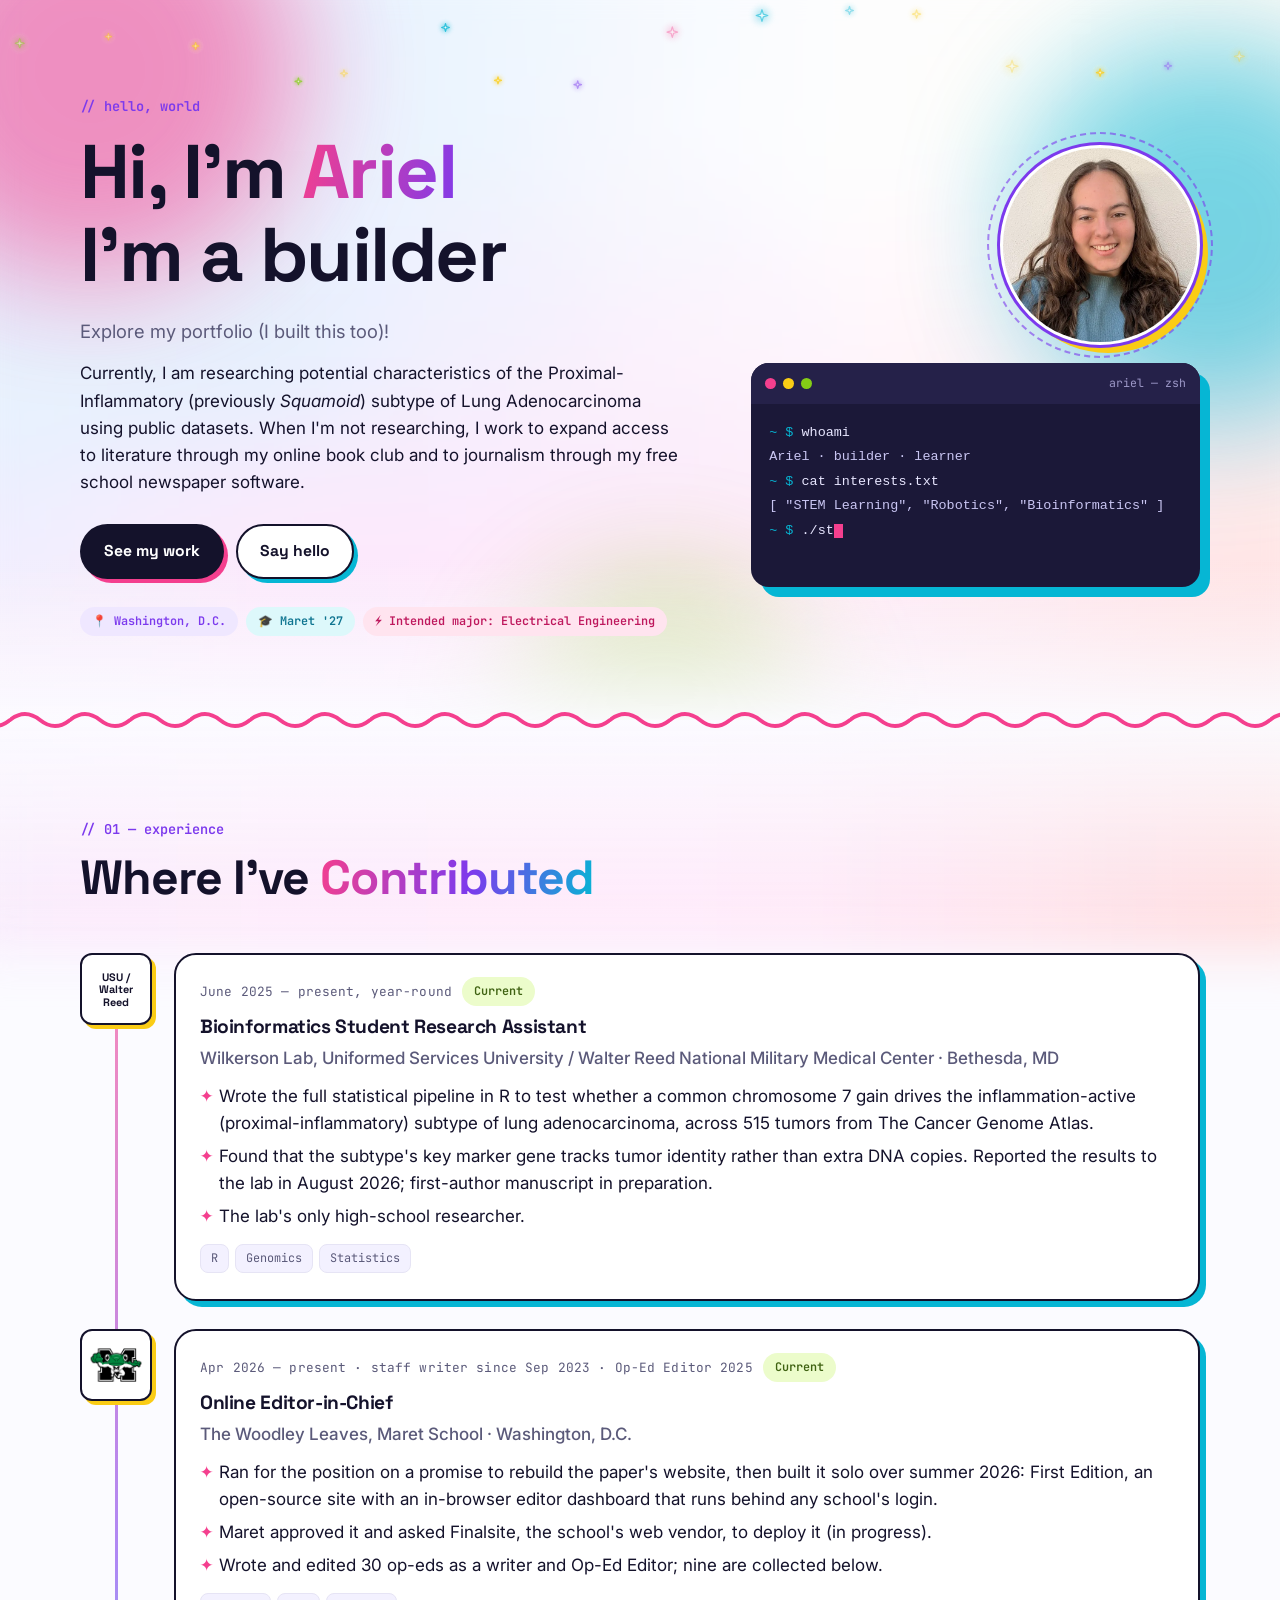
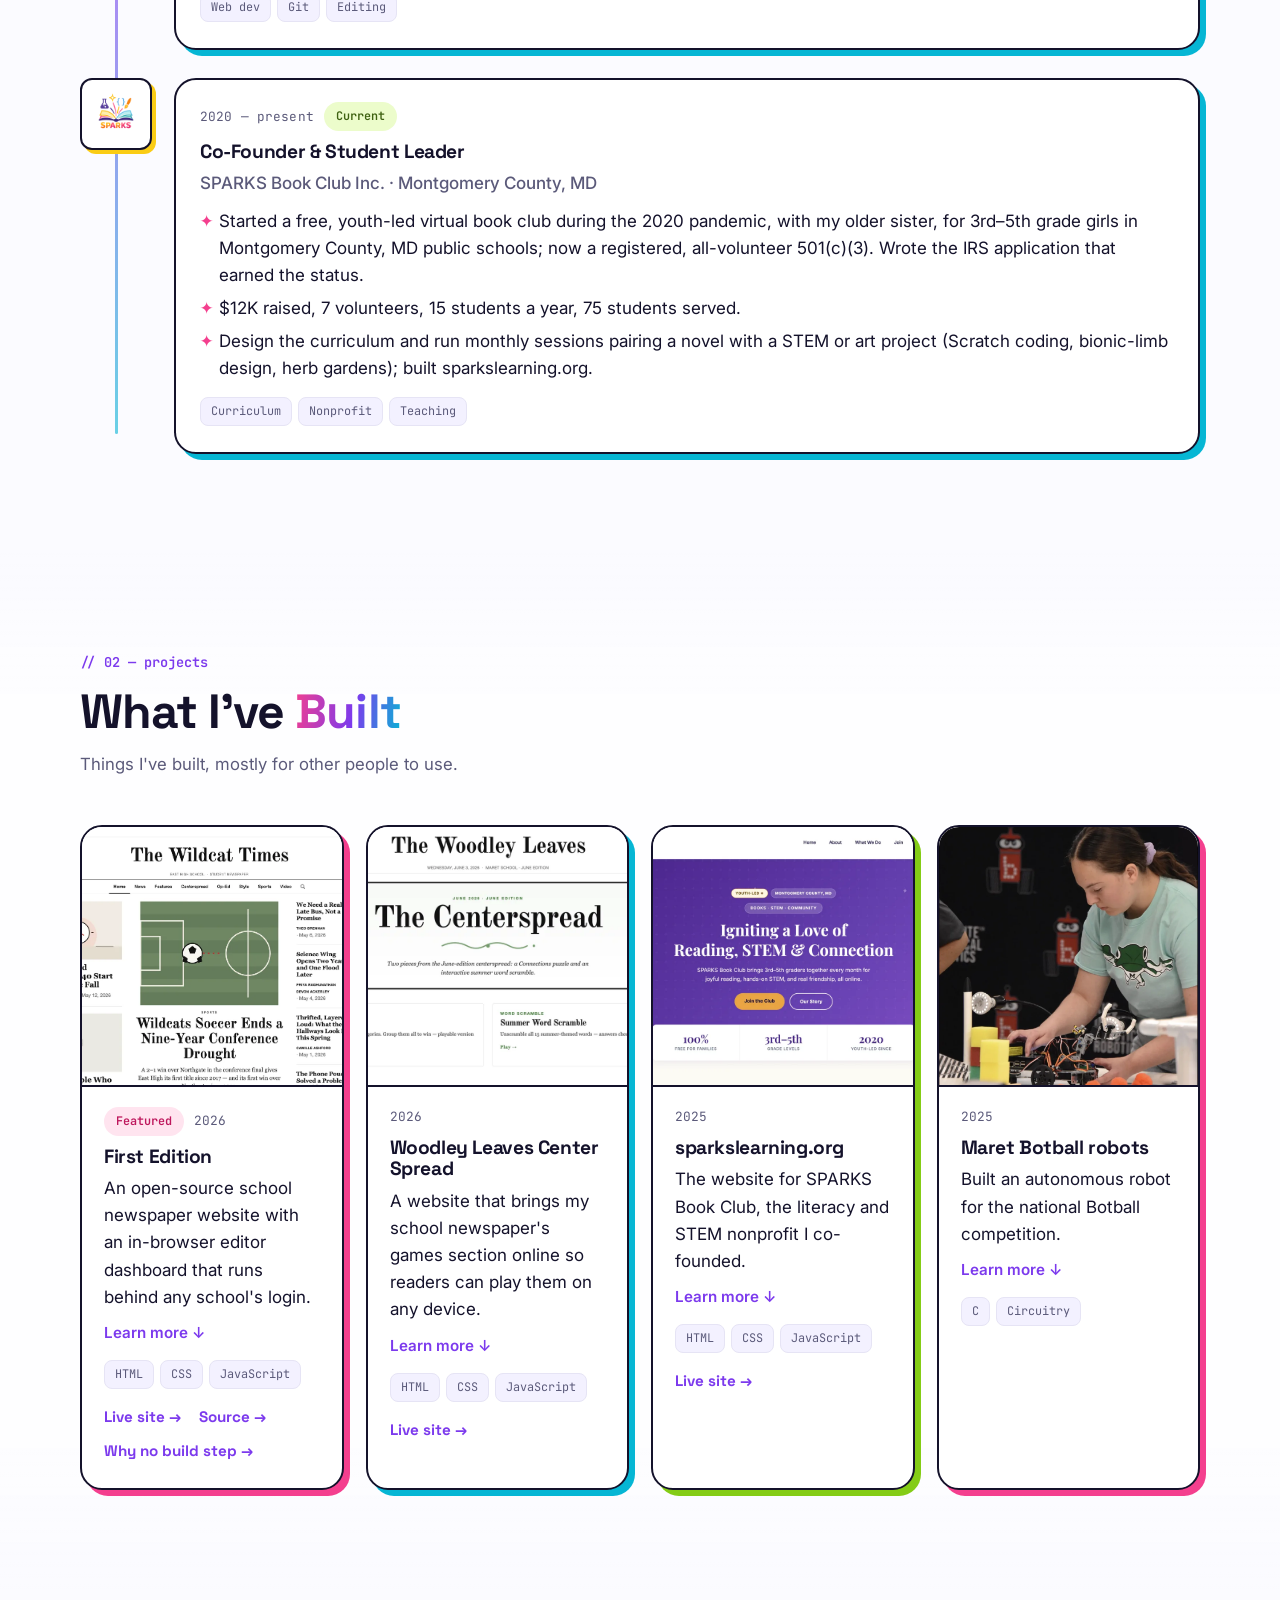
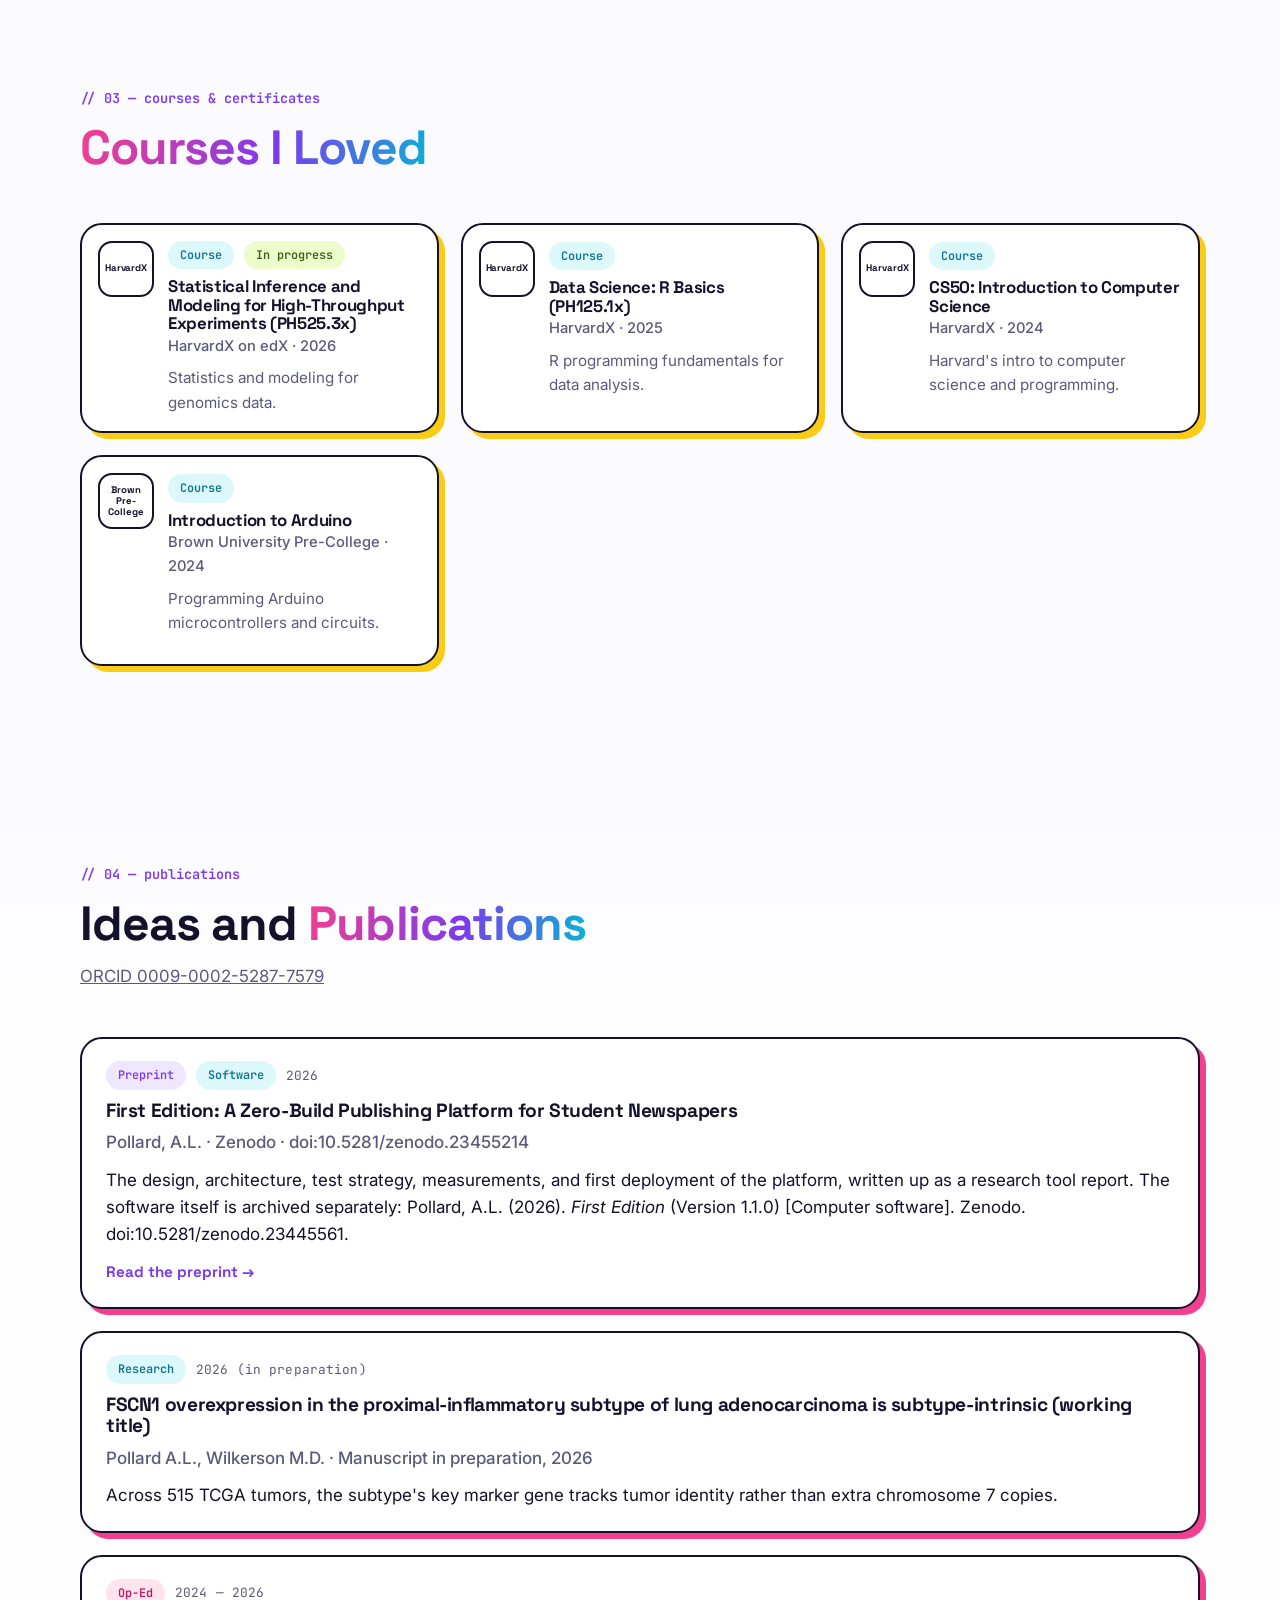
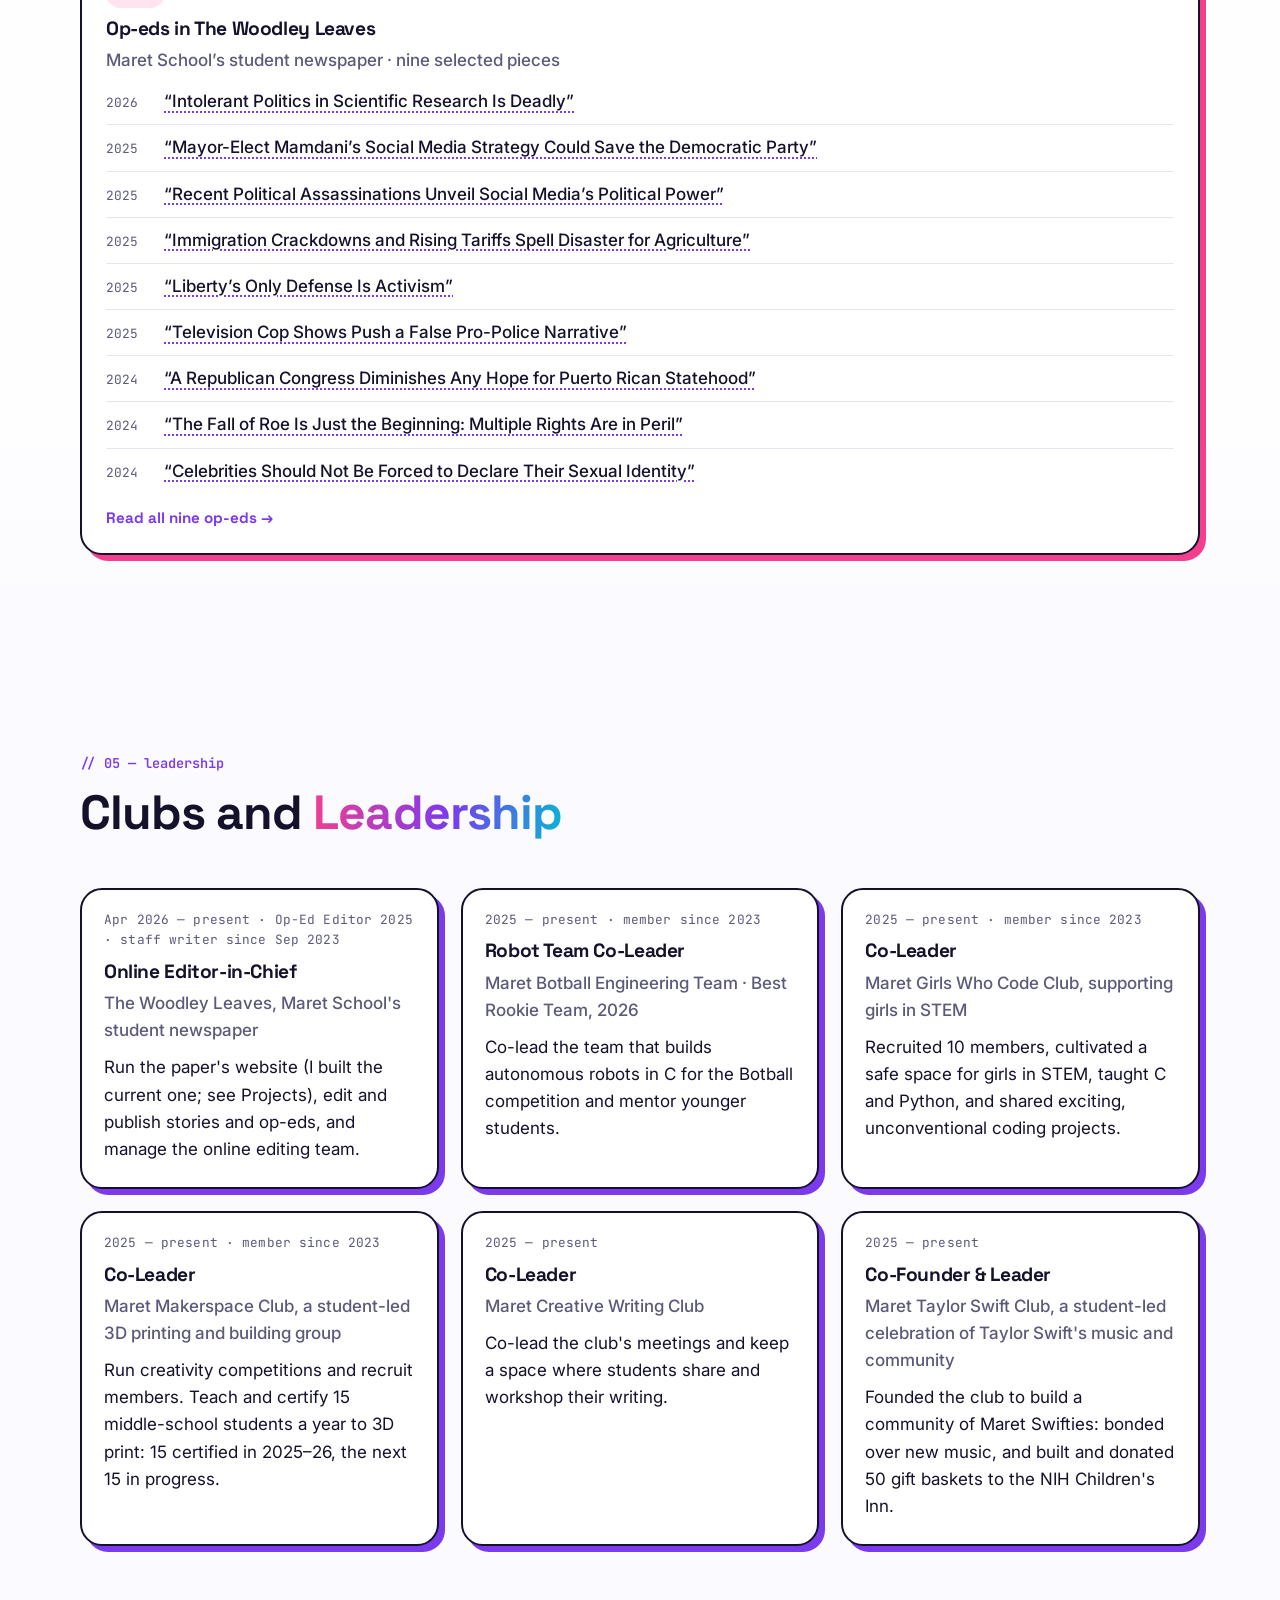
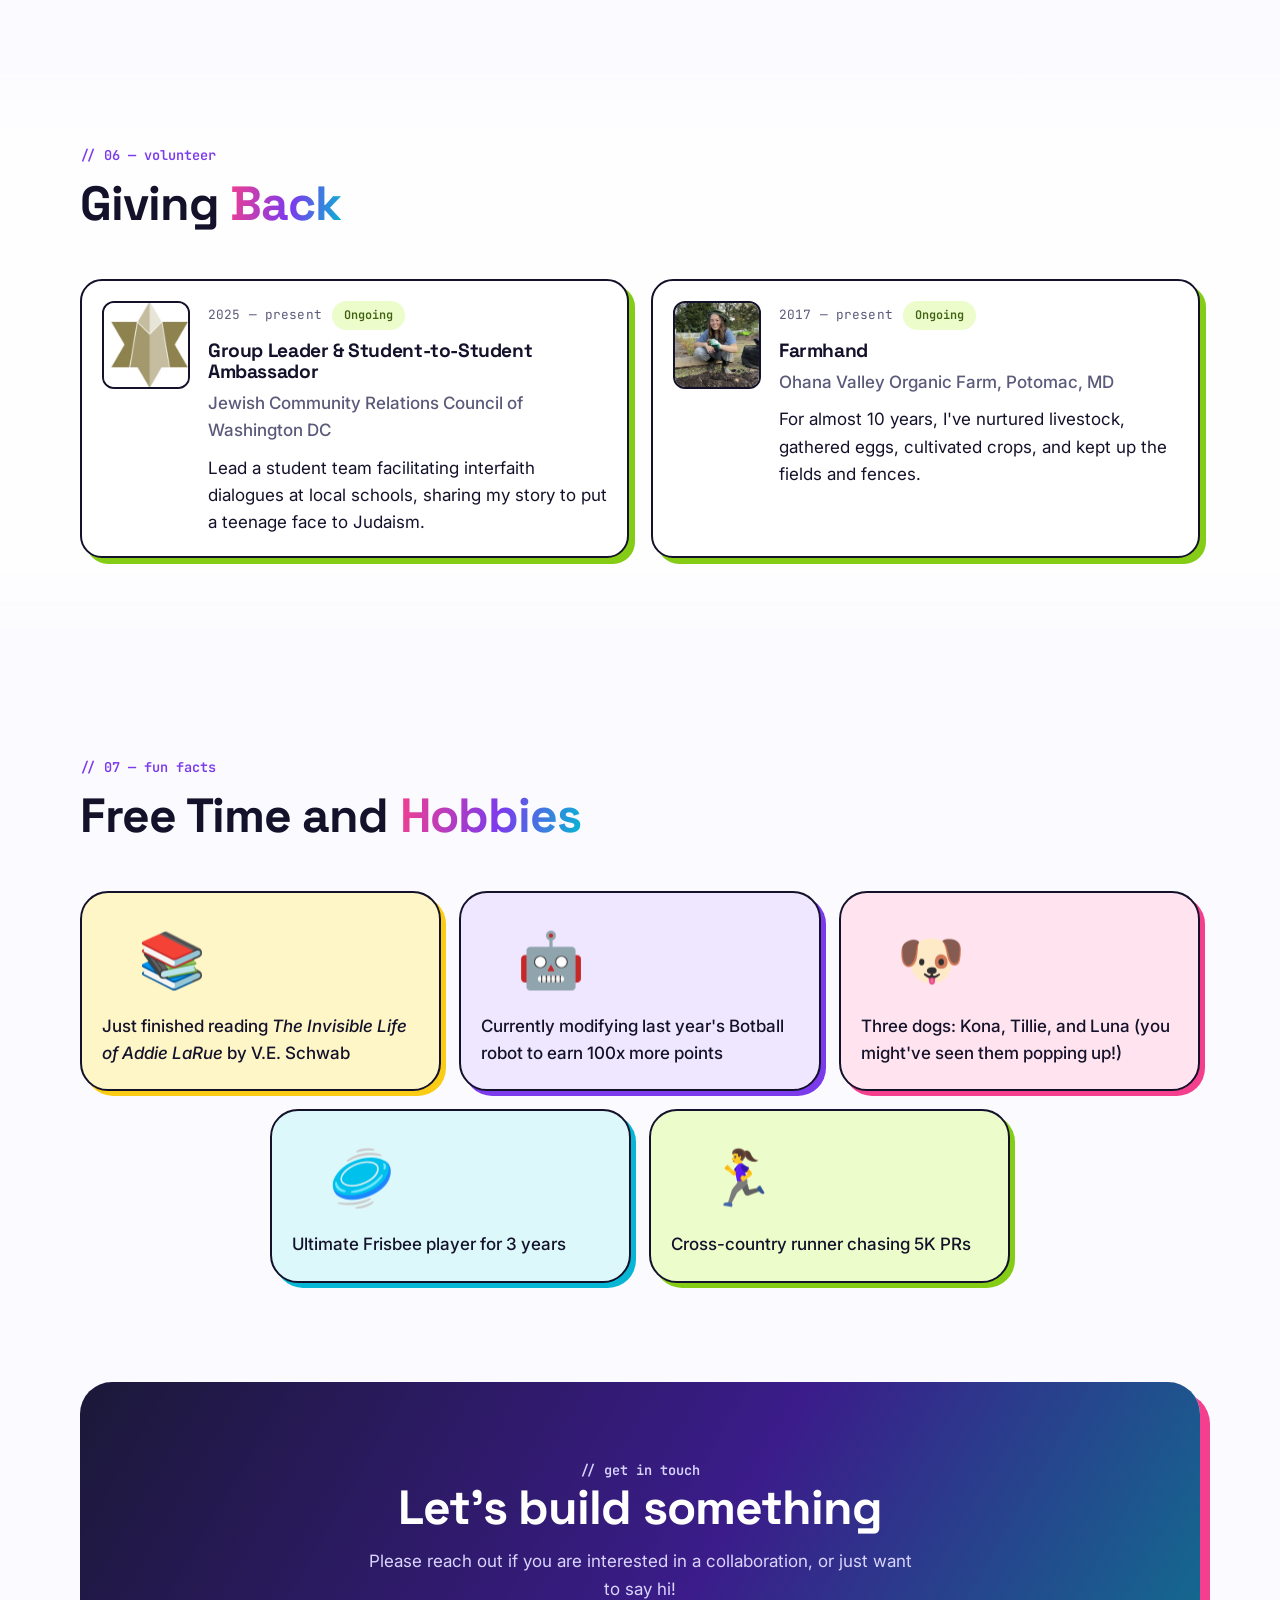
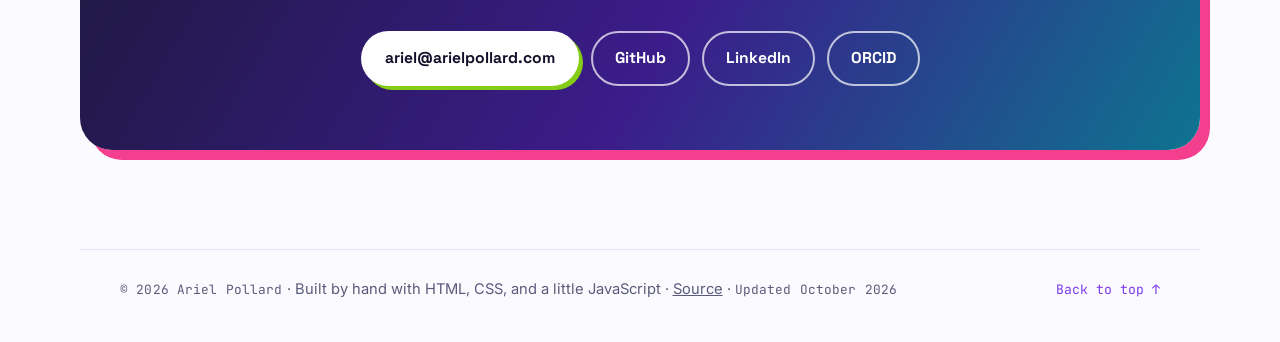
<file: index.html>
<!DOCTYPE html>
<html lang="en">
<head>
<meta charset="UTF-8" />
<meta name="viewport" content="width=device-width, initial-scale=1.0" />
<title>Ariel Pollard</title>
<meta name="description" content="Ariel Pollard, Maret School '27: student research assistant in lung-cancer genomics (Wilkerson Lab, USU / Walter Reed), author of First Edition, an open-source newspaper platform with a DOI, co-founder of SPARKS Book Club. Heading for electrical engineering." />
<link rel="canonical" href="https://arielpollard.com/" />
<meta property="og:title" content="Ariel Pollard" />
<meta property="og:description" content="Student research assistant in lung-cancer genomics, author of First Edition, co-founder of SPARKS Book Club. Maret School '27, Washington, D.C." />
<meta property="og:type" content="website" />
<meta property="og:url" content="https://arielpollard.com/" />
<meta property="og:image" content="https://arielpollard.com/images/og.png" />
<meta property="og:image:width" content="1200" />
<meta property="og:image:height" content="630" />
<meta property="og:image:alt" content="Ariel Pollard, arielpollard.com: student research assistant, author of First Edition, co-founder of SPARKS Book Club" />
<meta name="twitter:card" content="summary_large_image" />
<link rel="icon" href="favicon.svg" type="image/svg+xml" />
<script type="application/ld+json">
{"@context":"https://schema.org","@type":"Person","name":"Ariel L. Pollard","url":"https://arielpollard.com/",
 "email":"mailto:ariel@arielpollard.com","jobTitle":"Student research assistant",
 "affiliation":[{"@type":"EducationalOrganization","name":"Maret School"},{"@type":"Organization","name":"SPARKS Book Club, Inc."}],
 "sameAs":["https://www.linkedin.com/in/arielpollard/","https://github.com/ariel-378","https://orcid.org/0009-0002-5287-7579","https://doi.org/10.5281/zenodo.23455214","https://sparkslearning.org/"]}
</script>
<link rel="preconnect" href="https://fonts.googleapis.com" />
<link rel="preconnect" href="https://fonts.gstatic.com" crossorigin />
<link rel="preload" as="style" href="https://fonts.googleapis.com/css2?family=Space+Grotesk:wght@500;700&family=Inter:wght@400;500;600&family=JetBrains+Mono:wght@400;600&display=swap" onload="this.onload=null;this.rel='stylesheet'" />
<noscript><link href="https://fonts.googleapis.com/css2?family=Space+Grotesk:wght@500;700&family=Inter:wght@400;500;600&family=JetBrains+Mono:wght@400;600&display=swap" rel="stylesheet" /></noscript>
<link rel="stylesheet" href="styles.css?v=3" />
<link rel="preload" as="image" href="images/ariel-normal.webp" fetchpriority="high" />
<noscript><style>.splash { display: none; }</style></noscript>
<!-- Decide now, before the first paint, whether the intro plays; splash.js
     applies the same rules when it runs. -->
<script>(function () { try { var skip = window.innerWidth < 600 || window.matchMedia("(prefers-reduced-motion: reduce)").matches || sessionStorage.getItem("splash-seen") === "1" || (navigator.connection && navigator.connection.saveData); if (skip) document.documentElement.classList.add("no-splash"); } catch (e) { /* storage blocked: splash.js decides */ } })();</script>
</head>
<body>

<a href="#main-content" class="skip-link">Skip to main content</a>

<!-- Intro splash: blocks build the monogram, then come apart. splash.js runs
     it; it stays hidden without JavaScript. -->
<div class="splash" id="splash" aria-label="Intro animation">
  <button class="splash__skip" type="button">Skip →</button>
  <div class="splash__stage">
    <div class="splash__grid" id="splash-grid" aria-hidden="true"></div>
    <div class="splash__ground" aria-hidden="true"></div>
    <p class="splash__caption">// ariel.pollard</p>
  </div>
</div>
<script src="splash.js" defer></script>

<!-- Reusable placeholder-image icon -->
<svg width="0" height="0" style="position:absolute" aria-hidden="true">
  <symbol id="ph-icon" viewBox="0 0 24 24" fill="none" stroke="currentColor" stroke-width="1.8" stroke-linecap="round" stroke-linejoin="round">
    <rect x="3" y="4" width="18" height="16" rx="3"/>
    <circle cx="9" cy="10" r="1.8"/>
    <path d="M21 16l-5-5-8 8"/>
  </symbol>
</svg>

<main id="main-content">

  <!-- ═══════════ HERO ═══════════ -->
  <section class="hero" aria-labelledby="hero-heading">
    <div class="blob blob--pink" aria-hidden="true"></div>
    <div class="blob blob--cyan" aria-hidden="true"></div>
    <div class="blob blob--lime" aria-hidden="true"></div>
    <canvas class="stars" aria-hidden="true"></canvas>

    <div class="hero__inner">
      <div class="hero__copy">
        <p class="eyebrow">// hello, world</p>
        <h1 id="hero-heading">Hi, I'm <span class="grad">Ariel</span><br>I'm a builder</h1>
        <p class="deck">Explore my portfolio (I built this too)!</p>
        <p class="hero__about">Currently, I am researching potential characteristics of the Proximal-Inflammatory (previously <i>Squamoid</i>) subtype of Lung Adenocarcinoma using public datasets. When I'm not researching, I work to expand access to literature through my online book club and to journalism through my free school newspaper software.</p>
        <div class="hero__cta">
          <a href="#projects" class="btn btn--primary">See my work</a>
          <a href="#contact" class="btn btn--ghost">Say hello</a>
        </div>
        <ul class="hero__pills" aria-label="Quick facts">
          <li class="pill pill--violet">📍 Washington, D.C.</li>
          <li class="pill pill--cyan">🎓 Maret '27</li>
          <li class="pill pill--pink">⚡ Intended major: Electrical Engineering</li>
        </ul>
      </div>

      <div class="hero__visual">
        <div class="avatar">
          <img class="pic pic--avatar" src="images/ariel-normal.webp" alt="Headshot of Ariel Pollard" width="640" height="640" fetchpriority="high"
            data-look-up="images/ariel-up.webp" data-look-down="images/ariel-down.webp"
            data-look-left="images/ariel-left.webp" data-look-right="images/ariel-right.webp"
            data-look-up-left="images/ariel-up-left.webp" data-look-up-right="images/ariel-up-right.webp"
            data-look-down-right="images/ariel-down-right.webp">
        </div>
        <div class="terminal" aria-label="Terminal card">
          <div class="terminal__bar"><span></span><span></span><span></span><em>ariel — zsh</em></div>
          <pre class="terminal__body"><code id="terminal-lines"><span class="t-line"><span class="t-prompt">~ $</span> <span class="t-cmd">whoami</span></span>
<span class="t-line t-out">Ariel · builder · learner</span>
<span class="t-line"><span class="t-prompt">~ $</span> <span class="t-cmd">cat interests.txt</span></span>
<span class="t-line t-out">[ "STEM Learning", "Robotics", "Bioinformatics" ]</span>
<span class="t-line"><span class="t-prompt">~ $</span> <span class="t-cmd">./status</span></span>
<span class="t-line t-out t-ok">✓ currently working on lung cancer research</span>
<span class="t-line"><span class="t-prompt">~ $</span> <span class="t-cursor"></span></span></code></pre>
        </div>
      </div>
    </div>
  </section>

  <!-- ═══════════ EXPERIENCE ═══════════ -->
  <!-- Squiggle divider: hides the seam where the hero's blobs are clipped. -->
  <div class="squiggle" aria-hidden="true"></div>

  <section class="section" id="experience" aria-labelledby="experience-heading">
    <header class="section__head" data-reveal>
      <p class="eyebrow">// 01 — experience</p>
      <h2 id="experience-heading">Where I've <span class="grad">Contributed</span></h2>
    </header>

    <ol class="timeline" data-reveal>
      <li class="timeline__item" data-reveal>
        <span class="timeline__logo badge">USU / Walter Reed</span>
        <div class="timeline__body card">
          <div class="card__meta"><span class="mono">June 2025 — present, year-round</span><span class="pill pill--lime">Current</span></div>
          <h3>Bioinformatics Student Research Assistant</h3>
          <p class="card__org">Wilkerson Lab, Uniformed Services University / Walter Reed National Military Medical Center · Bethesda, MD</p>
          <ul class="bullets">
            <li>Wrote the full statistical pipeline in R to test whether a common chromosome 7 gain drives the inflammation-active (proximal-inflammatory) subtype of lung adenocarcinoma, across 515 tumors from The Cancer Genome Atlas.</li>
            <li>Found that the subtype's key marker gene tracks tumor identity rather than extra DNA copies. Reported the results to the lab in August 2026; first-author manuscript in preparation.</li>
            <li>The lab's only high-school researcher.</li>
          </ul>
          <ul class="chips" aria-label="Skills used"><li>R</li><li>Genomics</li><li>Statistics</li></ul>
        </div>
      </li>

      <li class="timeline__item" data-reveal>
        <img class="timeline__logo pic pic--logo ph--square" src="images/maret-frog.jpg" alt="Maret School frog logo" width="512" height="512" loading="lazy">
        <div class="timeline__body card">
          <div class="card__meta"><span class="mono">Apr 2026 — present · staff writer since Sep 2023 · Op-Ed Editor 2025</span><span class="pill pill--lime">Current</span></div>
          <h3>Online Editor-in-Chief</h3>
          <p class="card__org">The Woodley Leaves, Maret School · Washington, D.C.</p>
          <ul class="bullets">
            <li>Ran for the position on a promise to rebuild the paper's website, then built it solo over summer 2026: First Edition, an open-source site with an in-browser editor dashboard that runs behind any school's login.</li>
            <li>Maret approved it and asked Finalsite, the school's web vendor, to deploy it (in progress).</li>
            <li>Wrote and edited 30 op-eds as a writer and Op-Ed Editor; nine are collected below.</li>
          </ul>
          <ul class="chips" aria-label="Skills used"><li>Web dev</li><li>Git</li><li>Editing</li></ul>
        </div>
      </li>

      <li class="timeline__item" data-reveal>
        <img class="timeline__logo pic pic--logo ph--square" src="images/sparks-logo.webp" alt="SPARKS Book Club logo" width="300" height="300" loading="lazy">
        <div class="timeline__body card">
          <div class="card__meta"><span class="mono">2020 — present</span><span class="pill pill--lime">Current</span></div>
          <h3>Co-Founder &amp; Student Leader</h3>
          <p class="card__org">SPARKS Book Club Inc. · Montgomery County, MD</p>
          <ul class="bullets">
            <li>Started a free, youth-led virtual book club during the 2020 pandemic, with my older sister, for 3rd–5th grade girls in Montgomery County, MD public schools; now a registered, all-volunteer 501(c)(3). Wrote the IRS application that earned the status.</li>
            <li>$12K raised, 7 volunteers, 15 students a year, 75 students served.</li>
            <li>Design the curriculum and run monthly sessions pairing a novel with a STEM or art project (Scratch coding, bionic-limb design, herb gardens); built sparkslearning.org.</li>
          </ul>
          <ul class="chips" aria-label="Skills used"><li>Curriculum</li><li>Nonprofit</li><li>Teaching</li></ul>
        </div>
      </li>
    </ol>
  </section>

  <!-- ═══════════ PROJECTS ═══════════ -->
  <section class="section section--tint" id="projects" aria-labelledby="projects-heading">
    <header class="section__head" data-reveal>
      <p class="eyebrow">// 02 — projects</p>
      <h2 id="projects-heading">What I've <span class="grad">Built</span></h2>
      <p class="section__deck">Things I've built, mostly for other people to use.</p>
    </header>

    <div class="bento">
      <article class="card card--project" data-reveal>
        <img class="pic ph--16x9" loading="lazy" src="images/first-edition.webp" width="1200" height="691" alt="First Edition demo home page, styled as The Wildcat Times">
        <div class="card__content">
          <div class="card__meta"><span class="pill pill--pink">Featured</span><span class="mono">2026</span></div>
          <h3>First Edition</h3>
          <p>An open-source school newspaper website with an in-browser editor dashboard that runs behind any school's login.</p>
          <details class="more">
            <summary><span class="more__open">Learn more</span><span class="more__close">Show less</span></summary>
            <p>I built it solo over summer 2026 for The Woodley Leaves. Plain HTML, CSS and JavaScript with no build step; an editor dashboard that works behind any school's login; a WordPress importer; 1,151 automated tests across 26 suites and a Lighthouse accessibility gate in CI. MIT license. Report: <a href="https://doi.org/10.5281/zenodo.23455214">doi.org/10.5281/zenodo.23455214</a> · Software: <a href="https://doi.org/10.5281/zenodo.23445561">doi.org/10.5281/zenodo.23445561</a>.</p>
          </details>
          <ul class="chips"><li>HTML</li><li>CSS</li><li>JavaScript</li></ul>
          <div class="card__links"><a href="https://first-edition.dev" class="link-arrow">Live site</a><a href="https://github.com/ariel-378/First-Edition" class="link-arrow">Source</a><a href="notes/why-no-build-step.html" class="link-arrow">Why no build step</a></div>
        </div>
      </article>

      <article class="card card--project" data-reveal>
        <img class="pic ph--16x9" loading="lazy" src="images/center-spread.webp" width="1200" height="642" alt="The Center Spread: The Woodley Leaves games section online">
        <div class="card__content">
          <div class="card__meta"><span class="mono">2026</span></div>
          <h3>Woodley Leaves Center Spread</h3>
          <p>A website that brings my school newspaper's games section online so readers can play them on any device.</p>
          <details class="more">
            <summary><span class="more__open">Learn more</span><span class="more__close">Show less</span></summary>
            <p>Built for The Woodley Leaves at Maret so the puzzles that used to live only on the printed center spread are now digital.</p>
          </details>
          <ul class="chips"><li>HTML</li><li>CSS</li><li>JavaScript</li></ul>
          <div class="card__links"><a href="https://woodleyleavescenterspread.com" class="link-arrow">Live site</a></div>
        </div>
      </article>

      <article class="card card--project" data-reveal>
        <img class="pic ph--16x9" loading="lazy" src="images/sparkslearning.webp" width="1200" height="708" alt="sparkslearning.org home page">
        <div class="card__content">
          <div class="card__meta"><span class="mono">2025</span></div>
          <h3>sparkslearning.org</h3>
          <p>The website for SPARKS Book Club, the literacy and STEM nonprofit I co-founded.</p>
          <details class="more">
            <summary><span class="more__open">Learn more</span><span class="more__close">Show less</span></summary>
            <p>Now adding a login so students, parents, and volunteers can see upcoming meetings and book deliveries, and so volunteers can order books directly.</p>
          </details>
          <ul class="chips"><li>HTML</li><li>CSS</li><li>JavaScript</li></ul>
          <div class="card__links"><a href="https://sparkslearning.org/" class="link-arrow">Live site</a></div>
        </div>
      </article>

      <article class="card card--project" data-reveal>
        <img class="pic ph--16x9 pic--botball" src="images/botball.webp" alt="Ariel adjusting the team's robot at the Botball competition" width="900" height="1333" loading="lazy">
        <div class="card__content">
          <div class="card__meta"><span class="mono">2025</span></div>
          <h3>Maret Botball robots</h3>
          <p>Built an autonomous robot for the national Botball competition.</p>
          <details class="more">
            <summary><span class="more__open">Learn more</span><span class="more__close">Show less</span></summary>
            <p>Coded in C; our team won Best Rookie Team in 2026.</p>
          </details>
          <ul class="chips"><li>C</li><li>Circuitry</li></ul>
        </div>
      </article>
    </div>
  </section>

  <!-- ═══════════ COURSES / CERTIFICATES ═══════════ -->
  <section class="section" id="courses" aria-labelledby="courses-heading">
    <header class="section__head" data-reveal>
      <p class="eyebrow">// 03 — courses &amp; certificates</p>
      <h2 id="courses-heading"><span class="grad">Courses I Loved&nbsp;</span></h2>
    </header>

    <div class="grid grid--3">
      <article class="card card--cert" data-reveal>
        <span class="badge cert__badge">HarvardX</span>
        <div>
          <div class="card__meta"><span class="pill pill--cyan">Course</span><span class="pill pill--lime">In progress</span></div>
          <h3>Statistical Inference and Modeling for High-Throughput Experiments (PH525.3x)</h3>
          <p class="card__org">HarvardX on edX · 2026</p>
          <p>Statistics and modeling for genomics data.</p>
        </div>
      </article>
      <article class="card card--cert" data-reveal>
        <span class="badge cert__badge">HarvardX</span>
        <div>
          <span class="pill pill--cyan">Course</span>
          <h3>Data Science: R Basics (PH125.1x)</h3>
          <p class="card__org">HarvardX · 2025</p>
          <p>R programming fundamentals for data analysis.</p>
        </div>
      </article>
      <article class="card card--cert" data-reveal>
        <span class="badge cert__badge">HarvardX</span>
        <div>
          <span class="pill pill--cyan">Course</span>
          <h3>CS50: Introduction to Computer Science</h3>
          <p class="card__org">HarvardX · 2024</p>
          <p>Harvard's intro to computer science and programming.</p>
        </div>
      </article>
      <article class="card card--cert" data-reveal>
        <span class="badge cert__badge">Brown Pre-College</span>
        <div>
          <span class="pill pill--cyan">Course</span>
          <h3>Introduction to Arduino</h3>
          <p class="card__org">Brown University Pre-College · 2024</p>
          <p>Programming Arduino microcontrollers and circuits.</p>
        </div>
      </article>
    </div>
  </section>

  <!-- ═══════════ PUBLICATIONS ═══════════ -->
  <section class="section section--tint" id="publications" aria-labelledby="publications-heading">
    <header class="section__head" data-reveal>
      <p class="eyebrow">// 04 — publications</p>
      <h2 id="publications-heading">Ideas and&nbsp;<span class="grad">Publications</span></h2>
      <p class="section__deck"><a class="orcid" href="https://orcid.org/0009-0002-5287-7579">ORCID 0009-0002-5287-7579</a></p>
    </header>

    <ul class="pubs">
      <li class="card card--pub" data-reveal>
        <div class="card__content">
          <div class="card__meta"><span class="pill pill--violet">Preprint</span><span class="pill pill--cyan">Software</span><span class="mono">2026</span></div>
          <h3>First Edition: A Zero-Build Publishing Platform for Student Newspapers</h3>
          <p class="card__org">Pollard, A.L. · Zenodo · doi:10.5281/zenodo.23455214</p>
          <p>The design, architecture, test strategy, measurements, and first deployment of the platform, written up as a research tool report. The software itself is archived separately: Pollard, A.L. (2026). <em>First Edition</em> (Version 1.1.0) [Computer software]. Zenodo. doi:10.5281/zenodo.23445561.</p>
          <a class="link-arrow" href="https://doi.org/10.5281/zenodo.23455214" target="_blank" rel="noopener">Read the preprint</a>
        </div>
      </li>
      <li class="card card--pub" data-reveal>
        <div class="card__content">
          <div class="card__meta"><span class="pill pill--cyan">Research</span><span class="mono">2026 (in preparation)</span></div>
          <h3>FSCN1 overexpression in the proximal-inflammatory subtype of lung adenocarcinoma is subtype-intrinsic (working title)</h3>
          <p class="card__org">Pollard A.L., Wilkerson M.D. · Manuscript in preparation, 2026</p>
          <p>Across 515 TCGA tumors, the subtype's key marker gene tracks tumor identity rather than extra chromosome 7 copies.</p>
        </div>
      </li>
      <li class="card card--pub" data-reveal>
        <div class="card__content">
          <div class="card__meta"><span class="pill pill--pink">Op-Ed</span><span class="mono">2024 — 2026</span></div>
          <h3>Op-eds in The Woodley Leaves</h3>
          <p class="card__org">Maret School’s student newspaper · nine selected pieces</p>
          <ul class="pub-list">
          <li><span class="mono">2026</span><a class="pub-list__title" href="writing/intolerant-politics-in-scientific-research.html">“Intolerant Politics in Scientific Research Is Deadly”</a></li>
          <li><span class="mono">2025</span><a class="pub-list__title" href="writing/mamdani-social-media-strategy.html">“Mayor-Elect Mamdani’s Social Media Strategy Could Save the Democratic Party”</a></li>
          <li><span class="mono">2025</span><a class="pub-list__title" href="writing/political-assassinations-social-media-power.html">“Recent Political Assassinations Unveil Social Media’s Political Power”</a></li>
          <li><span class="mono">2025</span><a class="pub-list__title" href="writing/immigration-crackdowns-and-tariffs.html">“Immigration Crackdowns and Rising Tariffs Spell Disaster for Agriculture”</a></li>
          <li><span class="mono">2025</span><a class="pub-list__title" href="writing/libertys-only-defense-is-activism.html">“Liberty’s Only Defense Is Activism”</a></li>
          <li><span class="mono">2025</span><a class="pub-list__title" href="writing/cop-shows-pro-police-narrative.html">“Television Cop Shows Push a False Pro-Police Narrative”</a></li>
          <li><span class="mono">2024</span><a class="pub-list__title" href="writing/puerto-rican-statehood.html">“A Republican Congress Diminishes Any Hope for Puerto Rican Statehood”</a></li>
          <li><span class="mono">2024</span><a class="pub-list__title" href="writing/fall-of-roe-is-just-the-beginning.html">“The Fall of Roe Is Just the Beginning: Multiple Rights Are in Peril”</a></li>
          <li><span class="mono">2024</span><a class="pub-list__title" href="writing/celebrities-sexual-identity.html">“Celebrities Should Not Be Forced to Declare Their Sexual Identity”</a></li>
          </ul>
          <a class="link-arrow" href="writing/index.html">Read all nine op-eds</a>
        </div>
      </li>
    </ul>
  </section>

  <!-- ═══════════ LEADERSHIP ═══════════ -->
  <section class="section" id="leadership" aria-labelledby="leadership-heading">
    <header class="section__head" data-reveal>
      <p class="eyebrow">// 05 — leadership</p>
      <h2 id="leadership-heading">Clubs and&nbsp;<span class="grad">Leadership</span></h2>
    </header>

    <div class="grid grid--3">
      <article class="card" data-reveal>
        <div class="card__content">
          <div class="card__meta"><span class="mono">Apr 2026 — present · Op-Ed Editor 2025 · staff writer since Sep 2023</span></div>
          <h3>Online Editor-in-Chief</h3>
          <p class="card__org">The Woodley Leaves, Maret School's student newspaper</p>
          <p>Run the paper's website (I built the current one; see Projects), edit and publish stories and op-eds, and manage the online editing team.</p>
        </div>
      </article>
      <article class="card" data-reveal>
        <div class="card__content">
          <div class="card__meta"><span class="mono">2025 — present · member since 2023</span></div>
          <h3>Robot Team Co-Leader</h3>
          <p class="card__org">Maret Botball Engineering Team · Best Rookie Team, 2026</p>
          <p>Co-lead the team that builds autonomous robots in C for the Botball competition and mentor younger students.</p>
        </div>
      </article>
      <article class="card" data-reveal>
        <div class="card__content">
          <div class="card__meta"><span class="mono">2025 — present · member since 2023</span></div>
          <h3>Co-Leader</h3>
          <p class="card__org">Maret Girls Who Code Club, supporting girls in STEM</p>
          <p>Recruited 10 members, cultivated a safe space for girls in STEM, taught C and Python, and shared exciting, unconventional coding projects.</p>
        </div>
      </article>
      <article class="card" data-reveal>
        <div class="card__content">
          <div class="card__meta"><span class="mono">2025 — present · member since 2023</span></div>
          <h3>Co-Leader</h3>
          <p class="card__org">Maret Makerspace Club, a student-led 3D printing and building group</p>
          <p>Run creativity competitions and recruit members. Teach and certify 15 middle-school students a year to 3D print: 15 certified in 2025–26, the next 15 in progress.</p>
        </div>
      </article>
      <article class="card" data-reveal>
        <div class="card__content">
          <div class="card__meta"><span class="mono">2025 — present</span></div>
          <h3>Co-Leader</h3>
          <p class="card__org">Maret Creative Writing Club</p>
          <p>Co-lead the club's meetings and keep a space where students share and workshop their writing.</p>
        </div>
      </article>
      <article class="card" data-reveal>
        <div class="card__content">
          <div class="card__meta"><span class="mono">2025 — present</span></div>
          <h3>Co-Founder &amp; Leader</h3>
          <p class="card__org">Maret Taylor Swift Club, a student-led celebration of Taylor Swift's music and community</p>
          <p>Founded the club to build a community of Maret Swifties: bonded over new music, and built and donated 50 gift baskets to the NIH Children's Inn.</p>
        </div>
      </article>
    </div>
  </section>

  <!-- ═══════════ VOLUNTEER ═══════════ -->
  <section class="section section--tint" id="volunteer" aria-labelledby="volunteer-heading">
    <header class="section__head" data-reveal>
      <p class="eyebrow">// 06 — volunteer</p>
      <h2 id="volunteer-heading">Giving <span class="grad">Back</span></h2>
    </header>

    <div class="grid grid--2">
      <article class="card card--volunteer" data-reveal>
        <img class="pic ph--square" loading="lazy" src="images/jcrc.webp" width="400" height="422" alt="Jewish Community Relations Council of Greater Washington">
        <div class="card__content">
          <div class="card__meta"><span class="mono">2025 — present</span><span class="pill pill--lime">Ongoing</span></div>
          <h3>Group Leader &amp; Student-to-Student Ambassador</h3>
          <p class="card__org">Jewish Community Relations Council of Washington DC</p>
          <p>Lead a student team facilitating interfaith dialogues at local schools, sharing my story to put a teenage face to Judaism.</p>
        </div>
      </article>
      <article class="card card--volunteer" data-reveal>
        <img class="pic ph--square" loading="lazy" src="images/farm.webp" width="800" height="745" alt="Ariel on the family farm">
        <div class="card__content">
          <div class="card__meta"><span class="mono">2017 — present</span><span class="pill pill--lime">Ongoing</span></div>
          <h3>Farmhand</h3>
          <p class="card__org">Ohana Valley Organic Farm, Potomac, MD</p>
          <p>For almost 10 years, I've nurtured livestock, gathered eggs, cultivated crops, and kept up the fields and fences.</p>
        </div>
      </article>
    </div>
  </section>

  <!-- ═══════════ FUN FACTS ═══════════ -->
  <section class="section" id="fun" aria-labelledby="fun-heading">
    <header class="section__head" data-reveal>
      <p class="eyebrow">// 07 — fun facts</p>
      <h2 id="fun-heading">Free Time and&nbsp;<span class="grad">Hobbies</span></h2>
    </header>

    <ul class="facts">
      <li class="fact fact--yellow" data-reveal><span class="fact__pic fact__emoji" aria-hidden="true">📚</span><p>Just finished reading <em>The Invisible Life of Addie LaRue</em> by V.E. Schwab</p></li>
      <li class="fact fact--violet" data-reveal><span class="fact__pic fact__emoji" aria-hidden="true">🤖</span><p>Currently modifying last year's Botball robot to earn 100x more points</p></li>
      <li class="fact fact--pink" data-reveal><span class="fact__pic fact__emoji" aria-hidden="true">🐶</span><p>Three dogs: Kona, Tillie, and Luna (you might've seen them popping up!)</p></li>
      <li class="fact fact--cyan" data-reveal><span class="fact__pic fact__emoji" aria-hidden="true">🥏</span><p>Ultimate Frisbee player for 3 years</p></li>
      <li class="fact fact--lime" data-reveal><span class="fact__pic fact__emoji" aria-hidden="true">🏃‍♀️</span><p>Cross-country runner chasing 5K PRs</p></li>
    </ul>
  </section>

  <!-- ═══════════ CONTACT ═══════════ -->
  <section class="section contact" id="contact" aria-labelledby="contact-heading">
    <div class="contact__card" data-reveal>
      <p class="eyebrow eyebrow--light">// get in touch</p>
      <h2 id="contact-heading">Let's build something</h2>
      <p>Please reach out if you are interested in a collaboration, or just want to say hi!</p>
      <div class="contact__links">
        <a href="mailto:ariel@arielpollard.com" class="btn btn--light">ariel@arielpollard.com</a>
        <a href="https://github.com/ariel-378" class="btn btn--outline-light">GitHub</a>
        <a href="https://www.linkedin.com/in/arielpollard/" class="btn btn--outline-light">LinkedIn</a>
        <a href="https://orcid.org/0009-0002-5287-7579" class="btn btn--outline-light">ORCID</a>
      </div>
    </div>
  </section>

</main>

<footer class="footer">
  <p><span class="mono">© 2026 Ariel Pollard</span> · Built by hand with HTML, CSS, and a little JavaScript · <a href="https://github.com/ariel-378/portfolio">Source</a> · <span class="mono">Updated October 2026</span></p>
  <a href="#main-content" class="footer__top">Back to top ↑</a>
</footer>

<script src="script.js"></script>
<script src="shell.js"></script>
<script src="peek.js"></script>
<script src="stars.js"></script>
</body>
</html>
</file>
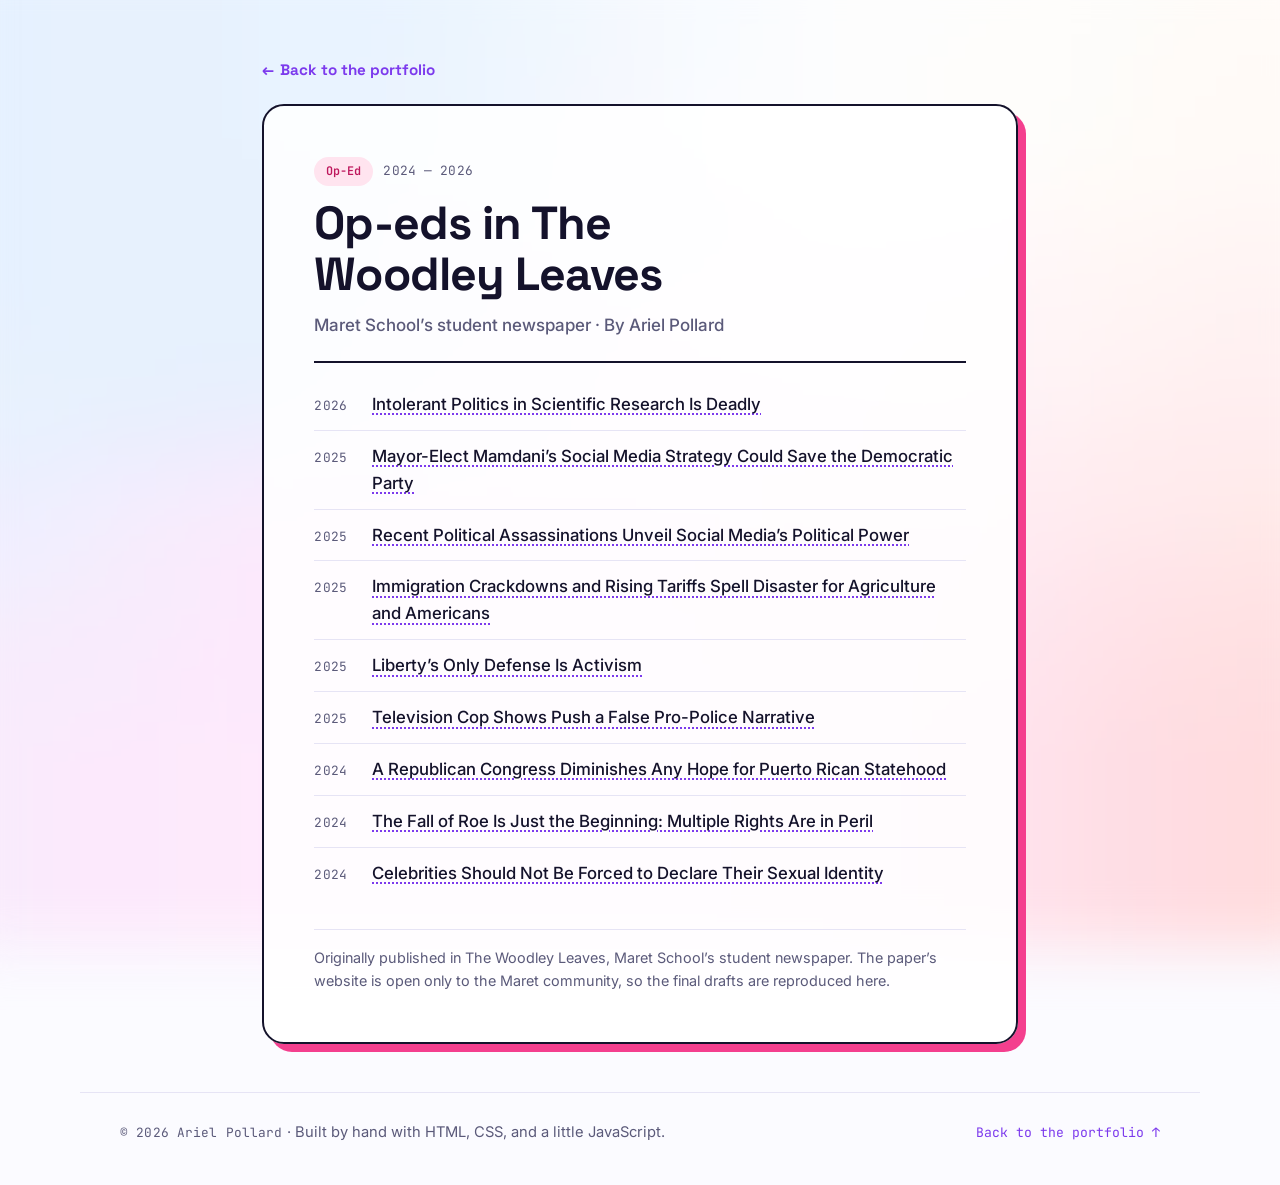
<file: writing/index.html>
<!DOCTYPE html>
<html lang="en">
<head>
<meta charset="UTF-8" />
<meta name="viewport" content="width=device-width, initial-scale=1.0" />
<title>Op-eds in The Woodley Leaves — Ariel Pollard</title>
<meta name="description" content="Op-eds Ariel Pollard wrote for The Woodley Leaves, Maret School’s student newspaper." />
<meta property="og:title" content="Op-eds in The Woodley Leaves" />
<meta property="og:description" content="Op-eds Ariel Pollard wrote for The Woodley Leaves, Maret School’s student newspaper." />
<link rel="canonical" href="https://arielpollard.com/writing/" />
<meta property="og:type" content="website" />
<meta property="og:url" content="https://arielpollard.com/writing/" />
<link rel="icon" href="../favicon.svg" type="image/svg+xml" />
<link rel="preconnect" href="https://fonts.googleapis.com" />
<link rel="preconnect" href="https://fonts.gstatic.com" crossorigin />
<link rel="preload" as="style" href="https://fonts.googleapis.com/css2?family=Space+Grotesk:wght@500;700&family=Inter:wght@400;500;600&family=JetBrains+Mono:wght@400;600&display=swap" onload="this.onload=null;this.rel='stylesheet'" />
<noscript><link href="https://fonts.googleapis.com/css2?family=Space+Grotesk:wght@500;700&family=Inter:wght@400;500;600&family=JetBrains+Mono:wght@400;600&display=swap" rel="stylesheet" /></noscript>
<link rel="stylesheet" href="../styles.css?v=3" />
<link rel="stylesheet" href="writing.css" />
</head>
<body class="page--article">

<a href="#main-content" class="skip-link">Skip to main content</a>

<main id="main-content" class="article">
  <a class="article__back" href="../index.html#publications">Back to the portfolio</a>

  <section class="article__sheet">
    <header class="article__header">
      <div class="card__meta"><span class="pill pill--pink">Op-Ed</span><span class="mono">2024 — 2026</span></div>
      <h1>Op-eds in The Woodley Leaves</h1>
      <p class="article__byline">Maret School’s student newspaper · By Ariel Pollard</p>
    </header>
    <ul class="pub-list pub-list--index">
      <li><span class="mono">2026</span><a class="pub-list__title" href="intolerant-politics-in-scientific-research.html">Intolerant Politics in Scientific Research Is Deadly</a></li>
      <li><span class="mono">2025</span><a class="pub-list__title" href="mamdani-social-media-strategy.html">Mayor-Elect Mamdani’s Social Media Strategy Could Save the Democratic Party</a></li>
      <li><span class="mono">2025</span><a class="pub-list__title" href="political-assassinations-social-media-power.html">Recent Political Assassinations Unveil Social Media’s Political Power</a></li>
      <li><span class="mono">2025</span><a class="pub-list__title" href="immigration-crackdowns-and-tariffs.html">Immigration Crackdowns and Rising Tariffs Spell Disaster for Agriculture and Americans</a></li>
      <li><span class="mono">2025</span><a class="pub-list__title" href="libertys-only-defense-is-activism.html">Liberty’s Only Defense Is Activism</a></li>
      <li><span class="mono">2025</span><a class="pub-list__title" href="cop-shows-pro-police-narrative.html">Television Cop Shows Push a False Pro-Police Narrative</a></li>
      <li><span class="mono">2024</span><a class="pub-list__title" href="puerto-rican-statehood.html">A Republican Congress Diminishes Any Hope for Puerto Rican Statehood</a></li>
      <li><span class="mono">2024</span><a class="pub-list__title" href="fall-of-roe-is-just-the-beginning.html">The Fall of Roe Is Just the Beginning: Multiple Rights Are in Peril</a></li>
      <li><span class="mono">2024</span><a class="pub-list__title" href="celebrities-sexual-identity.html">Celebrities Should Not Be Forced to Declare Their Sexual Identity</a></li>
    </ul>
    <p class="article__note">Originally published in The Woodley Leaves, Maret School’s student newspaper. The paper’s website is open only to the Maret community, so the final drafts are reproduced here.</p>
  </section>
</main>

<footer class="footer">
  <p><span class="mono">© 2026 Ariel Pollard</span> · Built by hand with HTML, CSS, and a little JavaScript.</p>
  <a href="../index.html" class="footer__top">Back to the portfolio ↑</a>
</footer>

</body>
</html>
</file>
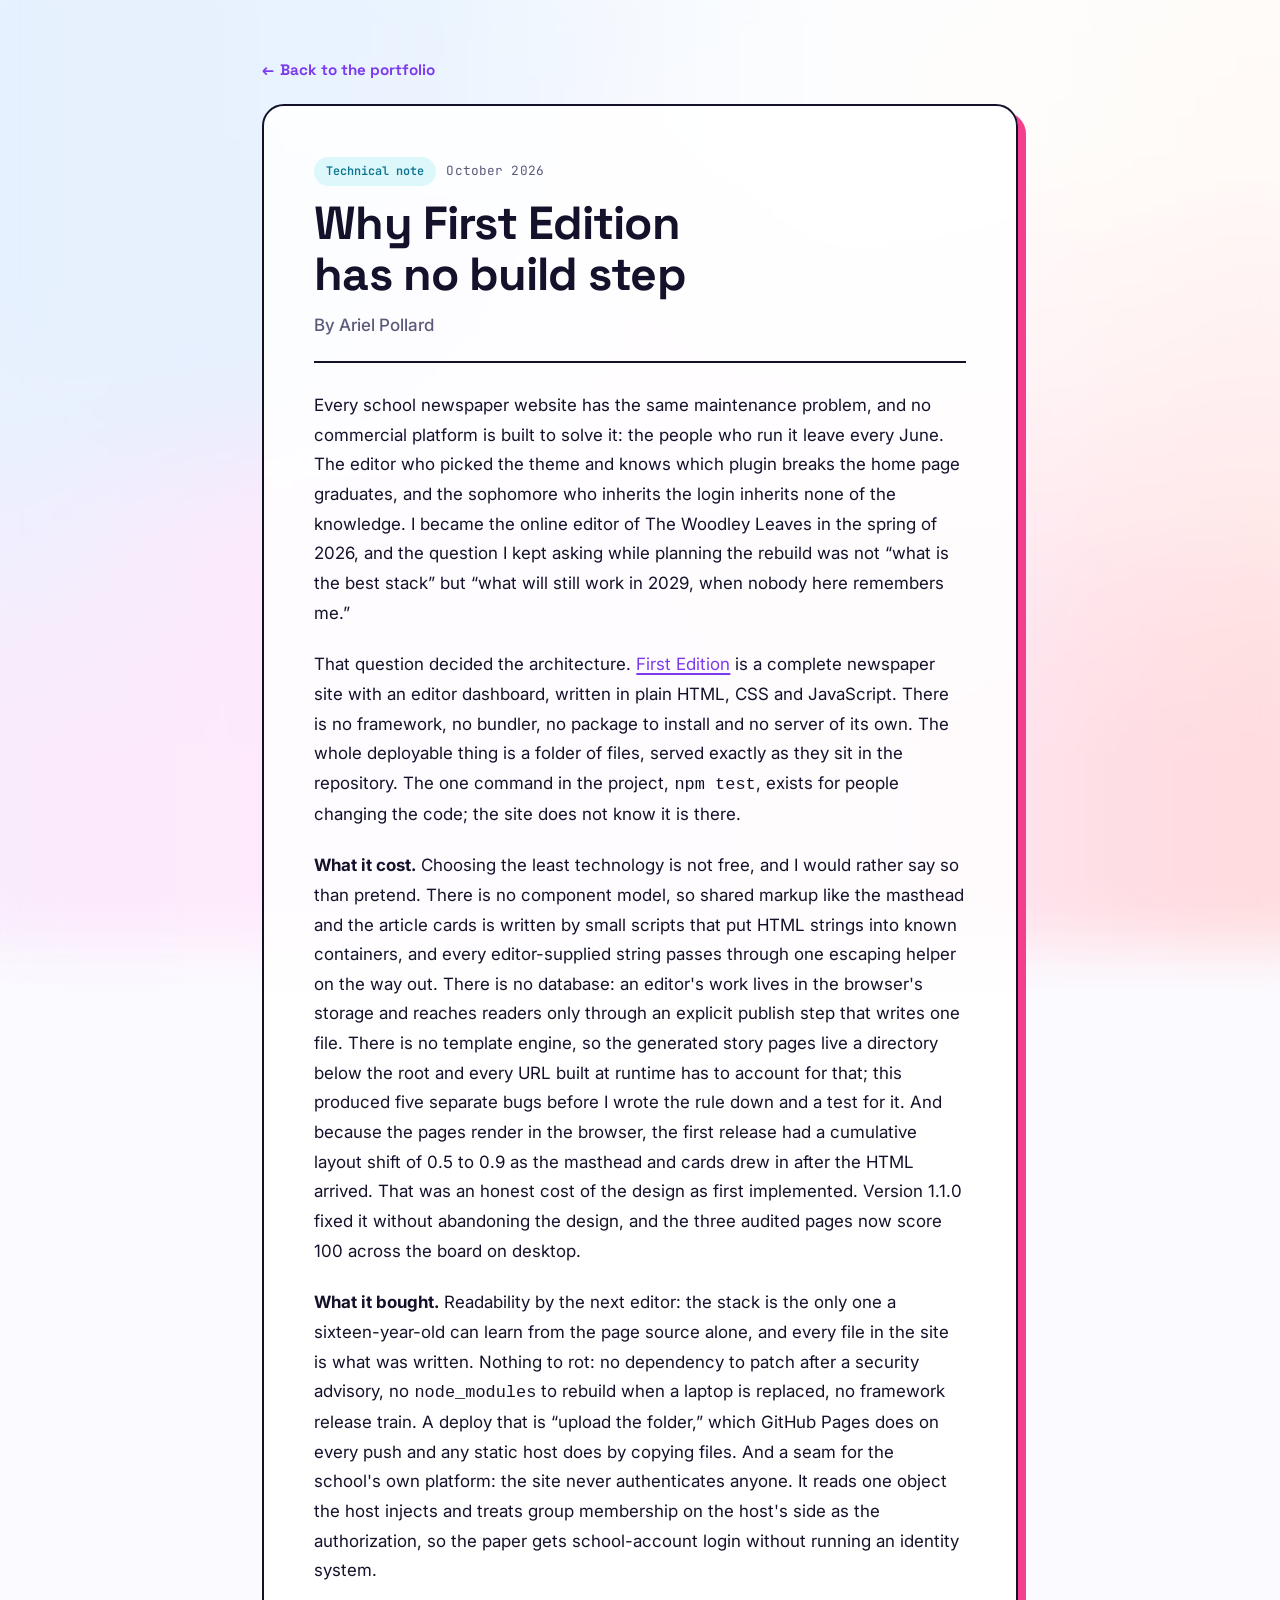
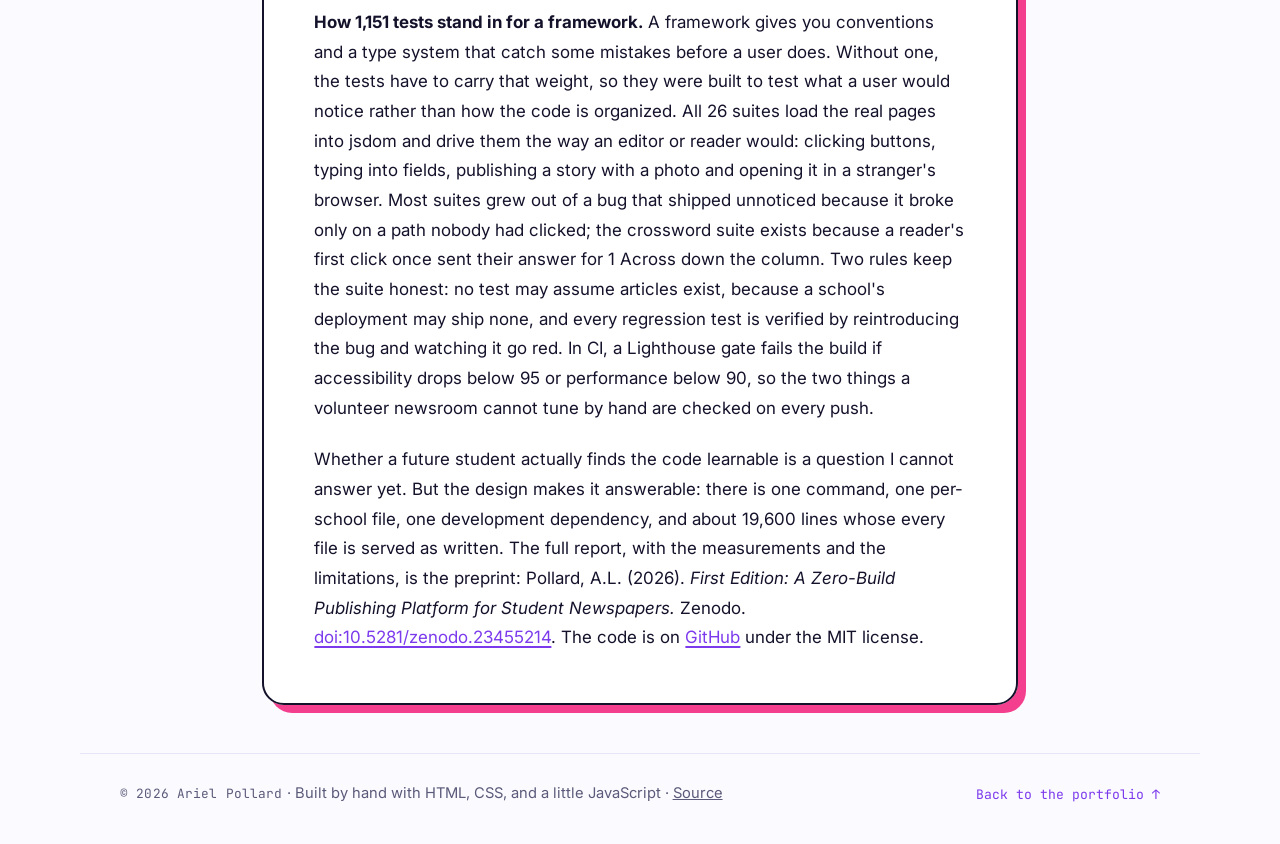
<file: notes/why-no-build-step.html>
<!DOCTYPE html>
<html lang="en">
<head>
<meta charset="UTF-8" />
<meta name="viewport" content="width=device-width, initial-scale=1.0" />
<title>Why First Edition has no build step — Ariel Pollard</title>
<meta name="description" content="A short technical note by Ariel Pollard on why First Edition, an open-source newspaper platform, has no build step and no dependencies: what that cost, what it bought, and how 1,151 tests stand in for a framework." />
<link rel="canonical" href="https://arielpollard.com/notes/why-no-build-step.html" />
<meta property="og:title" content="Why First Edition has no build step" />
<meta property="og:description" content="What a zero-dependency newspaper platform cost, what it bought, and how 1,151 tests and a Lighthouse gate stand in for a framework." />
<meta property="og:type" content="article" />
<meta property="og:url" content="https://arielpollard.com/notes/why-no-build-step.html" />
<link rel="icon" href="../favicon.svg" type="image/svg+xml" />
<link rel="preconnect" href="https://fonts.googleapis.com" />
<link rel="preconnect" href="https://fonts.gstatic.com" crossorigin />
<link rel="preload" as="style" href="https://fonts.googleapis.com/css2?family=Space+Grotesk:wght@500;700&family=Inter:wght@400;500;600&family=JetBrains+Mono:wght@400;600&display=swap" onload="this.onload=null;this.rel='stylesheet'" />
<noscript><link href="https://fonts.googleapis.com/css2?family=Space+Grotesk:wght@500;700&family=Inter:wght@400;500;600&family=JetBrains+Mono:wght@400;600&display=swap" rel="stylesheet" /></noscript>
<link rel="stylesheet" href="../styles.css?v=3" />
<link rel="stylesheet" href="../writing/writing.css" />
</head>
<body class="page--article">

<a href="#main-content" class="skip-link">Skip to main content</a>

<main id="main-content" class="article">
  <a class="article__back" href="../index.html#projects">Back to the portfolio</a>

  <article class="article__sheet">
    <header class="article__header">
      <div class="card__meta"><span class="pill pill--cyan">Technical note</span><span class="mono">October 2026</span></div>
      <h1>Why First Edition has no build step</h1>
      <p class="article__byline">By Ariel Pollard</p>
    </header>
    <div class="article__body">
    <p>Every school newspaper website has the same maintenance problem, and no commercial platform is built to solve it: the people who run it leave every June. The editor who picked the theme and knows which plugin breaks the home page graduates, and the sophomore who inherits the login inherits none of the knowledge. I became the online editor of The Woodley Leaves in the spring of 2026, and the question I kept asking while planning the rebuild was not “what is the best stack” but “what will still work in 2029, when nobody here remembers me.”</p>
    <p>That question decided the architecture. <a href="https://github.com/ariel-378/First-Edition">First Edition</a> is a complete newspaper site with an editor dashboard, written in plain HTML, CSS and JavaScript. There is no framework, no bundler, no package to install and no server of its own. The whole deployable thing is a folder of files, served exactly as they sit in the repository. The one command in the project, <code>npm test</code>, exists for people changing the code; the site does not know it is there.</p>
    <p><strong>What it cost.</strong> Choosing the least technology is not free, and I would rather say so than pretend. There is no component model, so shared markup like the masthead and the article cards is written by small scripts that put HTML strings into known containers, and every editor-supplied string passes through one escaping helper on the way out. There is no database: an editor's work lives in the browser's storage and reaches readers only through an explicit publish step that writes one file. There is no template engine, so the generated story pages live a directory below the root and every URL built at runtime has to account for that; this produced five separate bugs before I wrote the rule down and a test for it. And because the pages render in the browser, the first release had a cumulative layout shift of 0.5 to 0.9 as the masthead and cards drew in after the HTML arrived. That was an honest cost of the design as first implemented. Version 1.1.0 fixed it without abandoning the design, and the three audited pages now score 100 across the board on desktop.</p>
    <p><strong>What it bought.</strong> Readability by the next editor: the stack is the only one a sixteen-year-old can learn from the page source alone, and every file in the site is what was written. Nothing to rot: no dependency to patch after a security advisory, no <code>node_modules</code> to rebuild when a laptop is replaced, no framework release train. A deploy that is “upload the folder,” which GitHub Pages does on every push and any static host does by copying files. And a seam for the school's own platform: the site never authenticates anyone. It reads one object the host injects and treats group membership on the host's side as the authorization, so the paper gets school-account login without running an identity system.</p>
    <p><strong>How 1,151 tests stand in for a framework.</strong> A framework gives you conventions and a type system that catch some mistakes before a user does. Without one, the tests have to carry that weight, so they were built to test what a user would notice rather than how the code is organized. All 26 suites load the real pages into jsdom and drive them the way an editor or reader would: clicking buttons, typing into fields, publishing a story with a photo and opening it in a stranger's browser. Most suites grew out of a bug that shipped unnoticed because it broke only on a path nobody had clicked; the crossword suite exists because a reader's first click once sent their answer for 1 Across down the column. Two rules keep the suite honest: no test may assume articles exist, because a school's deployment may ship none, and every regression test is verified by reintroducing the bug and watching it go red. In CI, a Lighthouse gate fails the build if accessibility drops below 95 or performance below 90, so the two things a volunteer newsroom cannot tune by hand are checked on every push.</p>
    <p>Whether a future student actually finds the code learnable is a question I cannot answer yet. But the design makes it answerable: there is one command, one per-school file, one development dependency, and about 19,600 lines whose every file is served as written. The full report, with the measurements and the limitations, is the preprint: Pollard, A.L. (2026). <em>First Edition: A Zero-Build Publishing Platform for Student Newspapers.</em> Zenodo. <a href="https://doi.org/10.5281/zenodo.23455214">doi:10.5281/zenodo.23455214</a>. The code is on <a href="https://github.com/ariel-378/First-Edition">GitHub</a> under the MIT license.</p>
    </div>
  </article>
</main>

<footer class="footer">
  <p><span class="mono">© 2026 Ariel Pollard</span> · Built by hand with HTML, CSS, and a little JavaScript · <a href="https://github.com/ariel-378/portfolio">Source</a></p>
  <a href="../index.html" class="footer__top">Back to the portfolio ↑</a>
</footer>

</body>
</html>
</file>
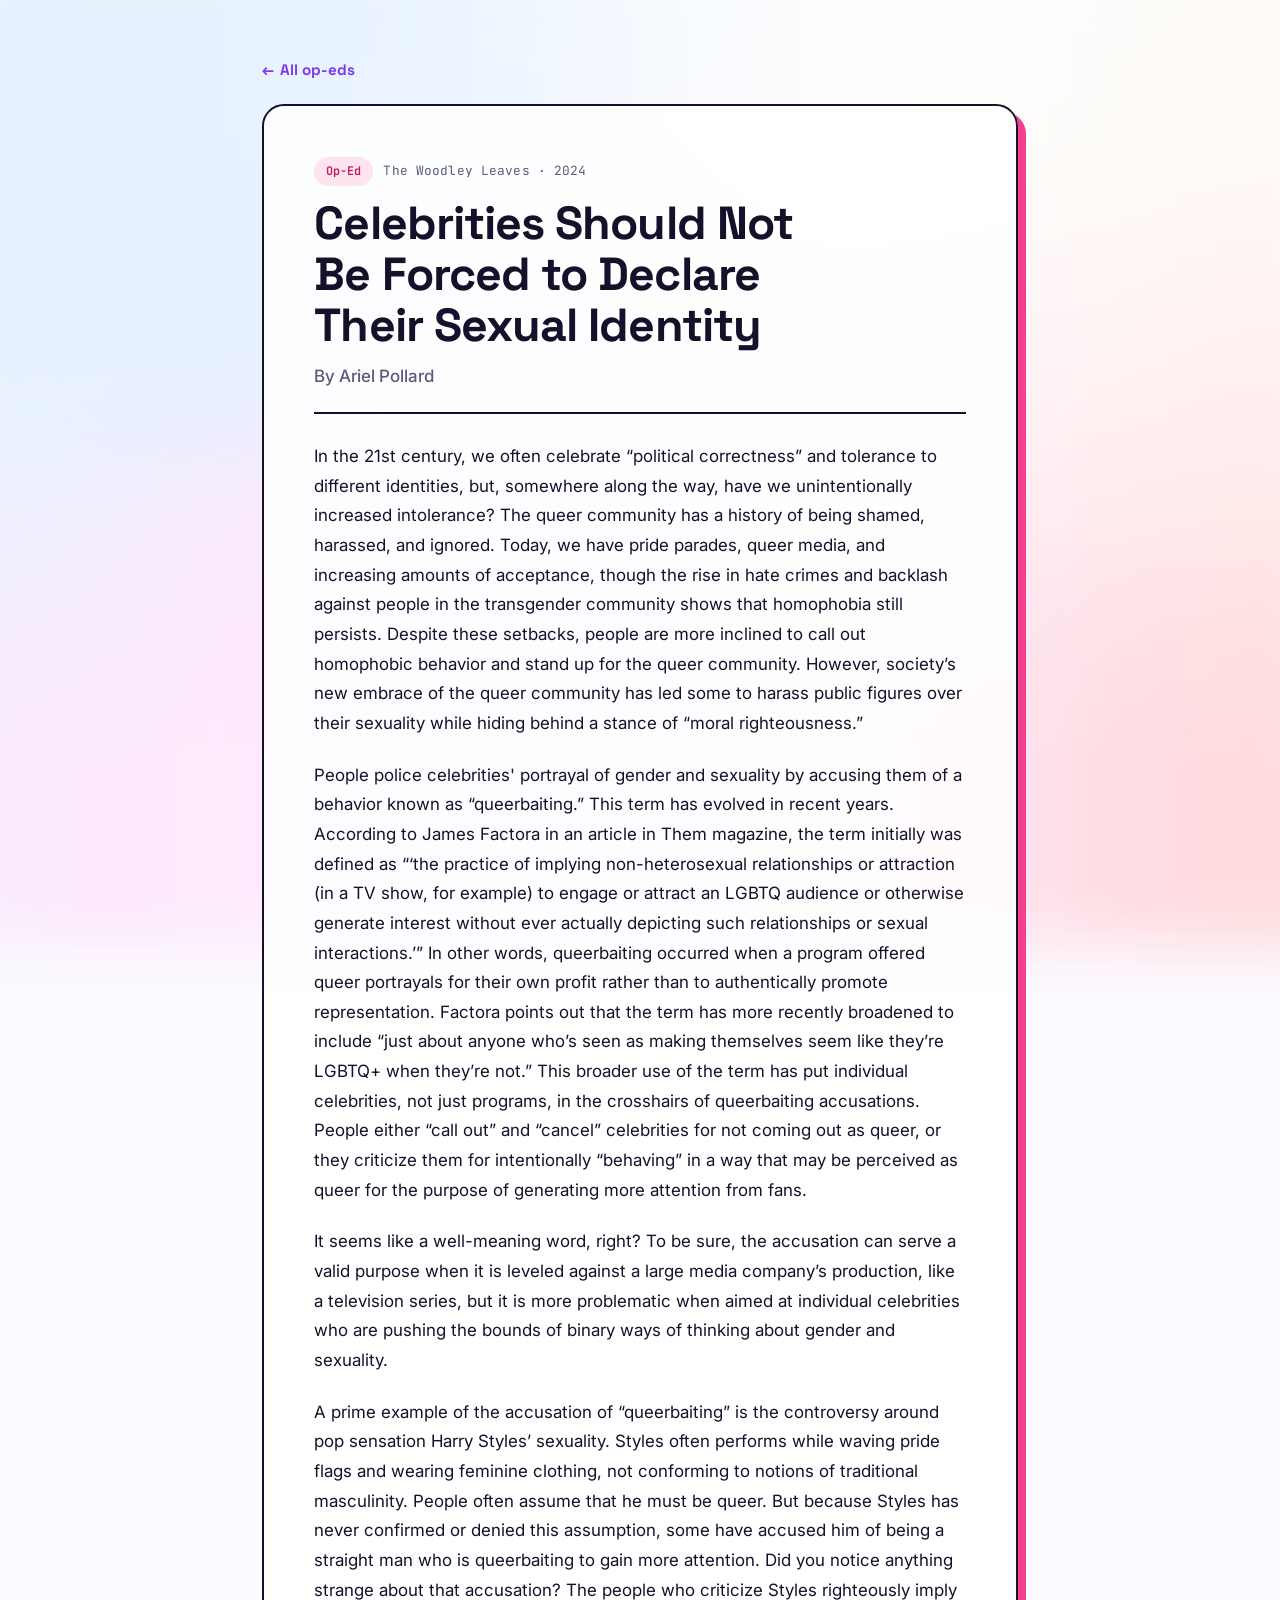
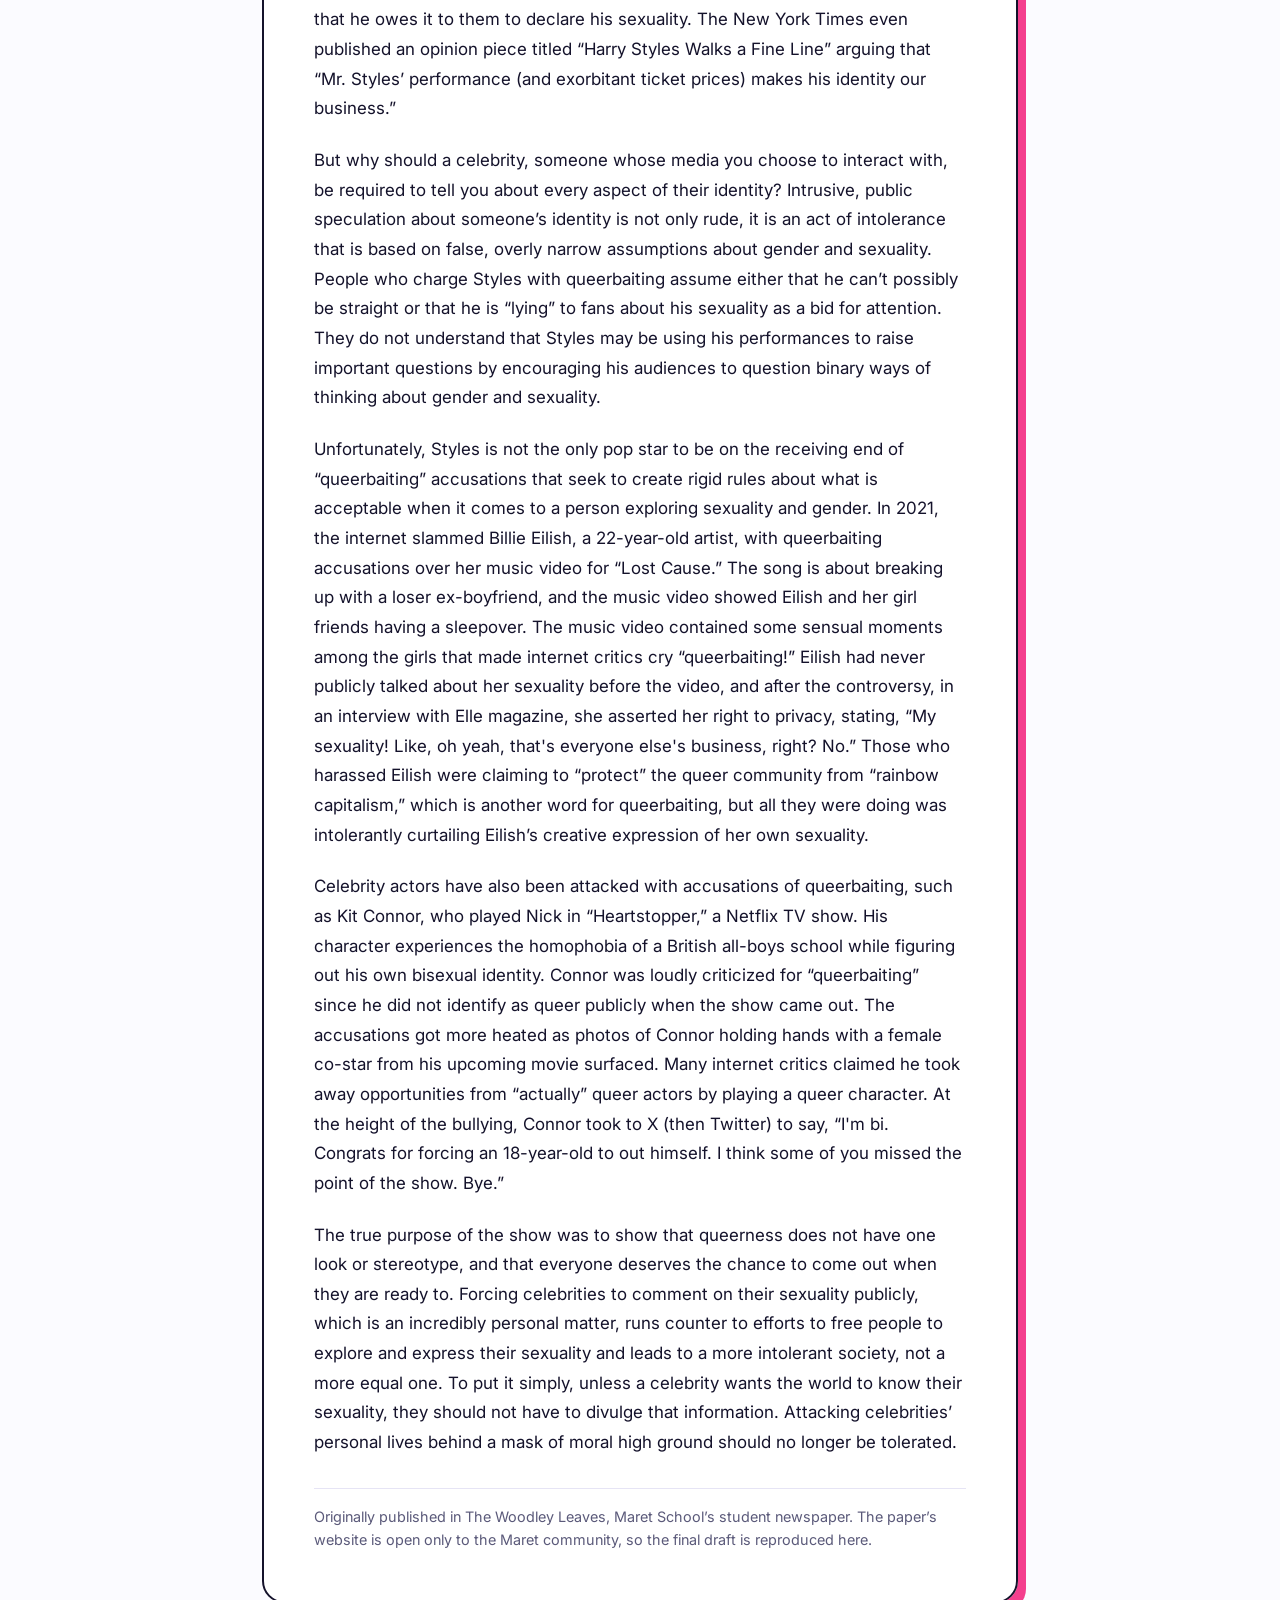
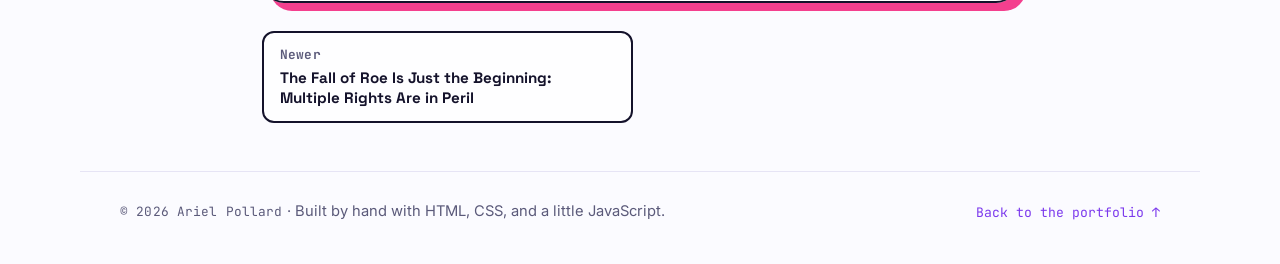
<file: writing/celebrities-sexual-identity.html>
<!DOCTYPE html>
<html lang="en">
<head>
<meta charset="UTF-8" />
<meta name="viewport" content="width=device-width, initial-scale=1.0" />
<title>Celebrities Should Not Be Forced to Declare Their Sexual Identity — Ariel Pollard</title>
<meta name="description" content="“Celebrities Should Not Be Forced to Declare Their Sexual Identity”: an op-ed by Ariel Pollard for The Woodley Leaves, Maret School’s student newspaper, 2024." />
<meta property="og:title" content="Celebrities Should Not Be Forced to Declare Their Sexual Identity" />
<meta property="og:description" content="“Celebrities Should Not Be Forced to Declare Their Sexual Identity”: an op-ed by Ariel Pollard for The Woodley Leaves, Maret School’s student newspaper, 2024." />
<link rel="canonical" href="https://arielpollard.com/writing/celebrities-sexual-identity.html" />
<meta property="og:type" content="article" />
<meta property="og:url" content="https://arielpollard.com/writing/celebrities-sexual-identity.html" />
<link rel="icon" href="../favicon.svg" type="image/svg+xml" />
<link rel="preconnect" href="https://fonts.googleapis.com" />
<link rel="preconnect" href="https://fonts.gstatic.com" crossorigin />
<link rel="preload" as="style" href="https://fonts.googleapis.com/css2?family=Space+Grotesk:wght@500;700&family=Inter:wght@400;500;600&family=JetBrains+Mono:wght@400;600&display=swap" onload="this.onload=null;this.rel='stylesheet'" />
<noscript><link href="https://fonts.googleapis.com/css2?family=Space+Grotesk:wght@500;700&family=Inter:wght@400;500;600&family=JetBrains+Mono:wght@400;600&display=swap" rel="stylesheet" /></noscript>
<link rel="stylesheet" href="../styles.css?v=3" />
<link rel="stylesheet" href="writing.css" />
</head>
<body class="page--article">

<a href="#main-content" class="skip-link">Skip to main content</a>

<main id="main-content" class="article">
  <a class="article__back" href="index.html">All op-eds</a>

  <article class="article__sheet">
    <header class="article__header">
      <div class="card__meta"><span class="pill pill--pink">Op-Ed</span><span class="mono">The Woodley Leaves · 2024</span></div>
      <h1>Celebrities Should Not Be Forced to Declare Their Sexual Identity</h1>
      <p class="article__byline">By Ariel Pollard</p>
    </header>
    <div class="article__body">
    <p>In the 21st century, we often celebrate “political correctness” and tolerance to different identities, but, somewhere along the way, have we unintentionally increased intolerance? The queer community has a history of being shamed, harassed, and ignored. Today, we have pride parades, queer media, and increasing amounts of acceptance, though the rise in hate crimes and backlash against people in the transgender community shows that homophobia still persists. Despite these setbacks, people are more inclined to call out homophobic behavior and stand up for the queer community. However, society’s new embrace of the queer community has led some to harass public figures over their sexuality while hiding behind a stance of “moral righteousness.”</p>
    <p>People police celebrities' portrayal of gender and sexuality by accusing them of a behavior known as “queerbaiting.” This term has evolved in recent years. According to James Factora in an article in Them magazine, the term initially was defined as “‘the practice of implying non-heterosexual relationships or attraction (in a TV show, for example) to engage or attract an LGBTQ audience or otherwise generate interest without ever actually depicting such relationships or sexual interactions.’” In other words, queerbaiting occurred when a program offered queer portrayals for their own profit rather than to authentically promote representation. Factora points out that the term has more recently broadened to include “just about anyone who’s seen as making themselves seem like they’re LGBTQ+ when they’re not.” This broader use of the term has put individual celebrities, not just programs, in the crosshairs of queerbaiting accusations. People either “call out” and “cancel” celebrities for not coming out as queer, or they criticize them for intentionally “behaving” in a way that may be perceived as queer for the purpose of generating more attention from fans.</p>
    <p>It seems like a well-meaning word, right? To be sure, the accusation can serve a valid purpose when it is leveled against a large media company’s production, like a television series, but it is more problematic when aimed at individual celebrities who are pushing the bounds of binary ways of thinking about gender and sexuality.</p>
    <p>A prime example of the accusation of “queerbaiting” is the controversy around pop sensation Harry Styles’ sexuality. Styles often performs while waving pride flags and wearing feminine clothing, not conforming to notions of traditional masculinity. People often assume that he must be queer. But because Styles has never confirmed or denied this assumption, some have accused him of being a straight man who is queerbaiting to gain more attention. Did you notice anything strange about that accusation? The people who criticize Styles righteously imply that he owes it to them to declare his sexuality. The New York Times even published an opinion piece titled “Harry Styles Walks a Fine Line” arguing that “Mr. Styles’ performance (and exorbitant ticket prices) makes his identity our business.”</p>
    <p>But why should a celebrity, someone whose media you choose to interact with, be required to tell you about every aspect of their identity? Intrusive, public speculation about someone’s identity is not only rude, it is an act of intolerance that is based on false, overly narrow assumptions about gender and sexuality. People who charge Styles with queerbaiting assume either that he can’t possibly be straight or that he is “lying” to fans about his sexuality as a bid for attention. They do not understand that Styles may be using his performances to raise important questions by encouraging his audiences to question binary ways of thinking about gender and sexuality.</p>
    <p>Unfortunately, Styles is not the only pop star to be on the receiving end of “queerbaiting” accusations that seek to create rigid rules about what is acceptable when it comes to a person exploring sexuality and gender. In 2021, the internet slammed Billie Eilish, a 22-year-old artist, with queerbaiting accusations over her music video for “Lost Cause.” The song is about breaking up with a loser ex-boyfriend, and the music video showed Eilish and her girl friends having a sleepover. The music video contained some sensual moments among the girls that made internet critics cry “queerbaiting!” Eilish had never publicly talked about her sexuality before the video, and after the controversy, in an interview with Elle magazine, she asserted her right to privacy, stating, “My sexuality! Like, oh yeah, that's everyone else's business, right? No.” Those who harassed Eilish were claiming to “protect” the queer community from “rainbow capitalism,” which is another word for queerbaiting, but all they were doing was intolerantly curtailing Eilish’s creative expression of her own sexuality.</p>
    <p>Celebrity actors have also been attacked with accusations of queerbaiting, such as Kit Connor, who played Nick in “Heartstopper,” a Netflix TV show. His character experiences the homophobia of a British all-boys school while figuring out his own bisexual identity. Connor was loudly criticized for “queerbaiting” since he did not identify as queer publicly when the show came out. The accusations got more heated as photos of Connor holding hands with a female co-star from his upcoming movie surfaced. Many internet critics claimed he took away opportunities from “actually” queer actors by playing a queer character. At the height of the bullying, Connor took to X (then Twitter) to say, “I'm bi. Congrats for forcing an 18-year-old to out himself. I think some of you missed the point of the show. Bye.”</p>
    <p>The true purpose of the show was to show that queerness does not have one look or stereotype, and that everyone deserves the chance to come out when they are ready to. Forcing celebrities to comment on their sexuality publicly, which is an incredibly personal matter, runs counter to efforts to free people to explore and express their sexuality and leads to a more intolerant society, not a more equal one. To put it simply, unless a celebrity wants the world to know their sexuality, they should not have to divulge that information. Attacking celebrities’ personal lives behind a mask of moral high ground should no longer be tolerated.</p>
    </div>
    <p class="article__note">Originally published in The Woodley Leaves, Maret School’s student newspaper. The paper’s website is open only to the Maret community, so the final draft is reproduced here.</p>
  </article>

  <nav class="article__nav" aria-label="More op-eds">
    <a class="article__nav-link article__nav-link--prev" href="fall-of-roe-is-just-the-beginning.html"><span class="mono">Newer</span>The Fall of Roe Is Just the Beginning: Multiple Rights Are in Peril</a>
  </nav>
</main>

<footer class="footer">
  <p><span class="mono">© 2026 Ariel Pollard</span> · Built by hand with HTML, CSS, and a little JavaScript.</p>
  <a href="../index.html" class="footer__top">Back to the portfolio ↑</a>
</footer>

</body>
</html>
</file>
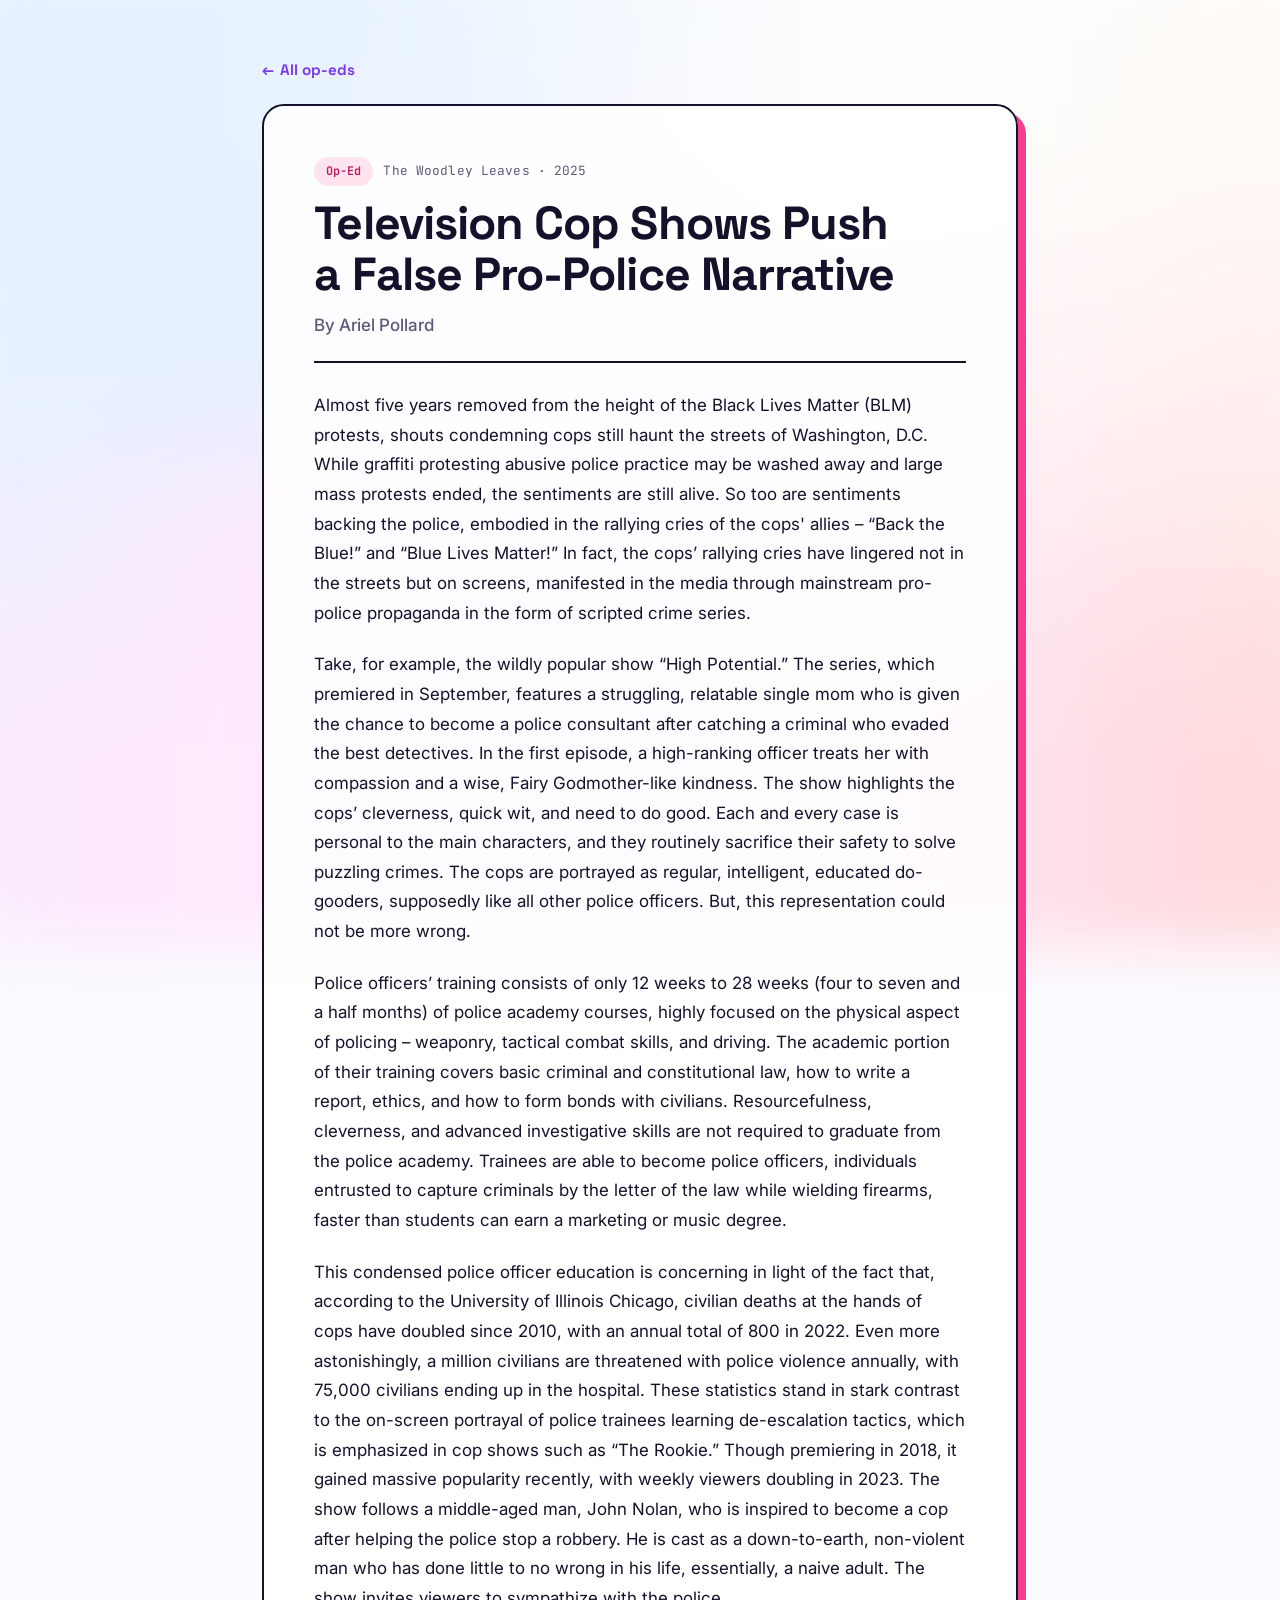
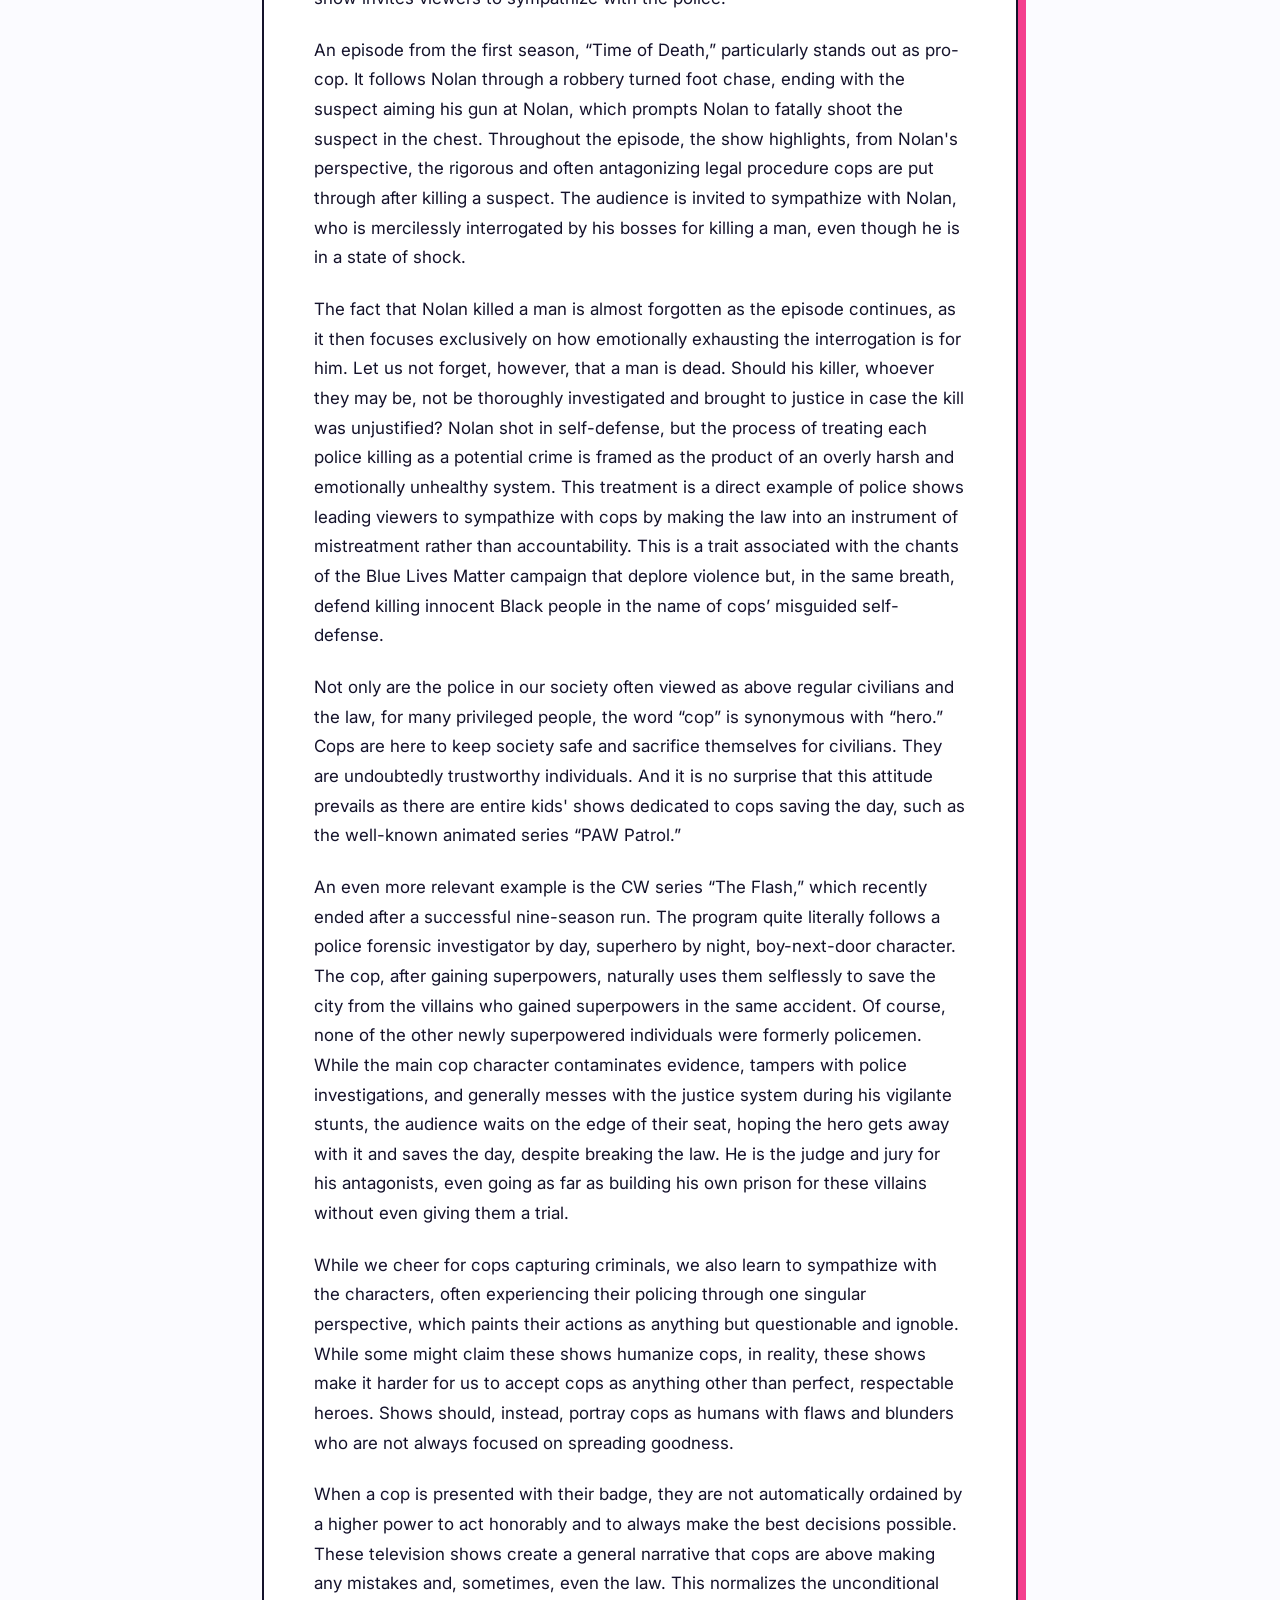
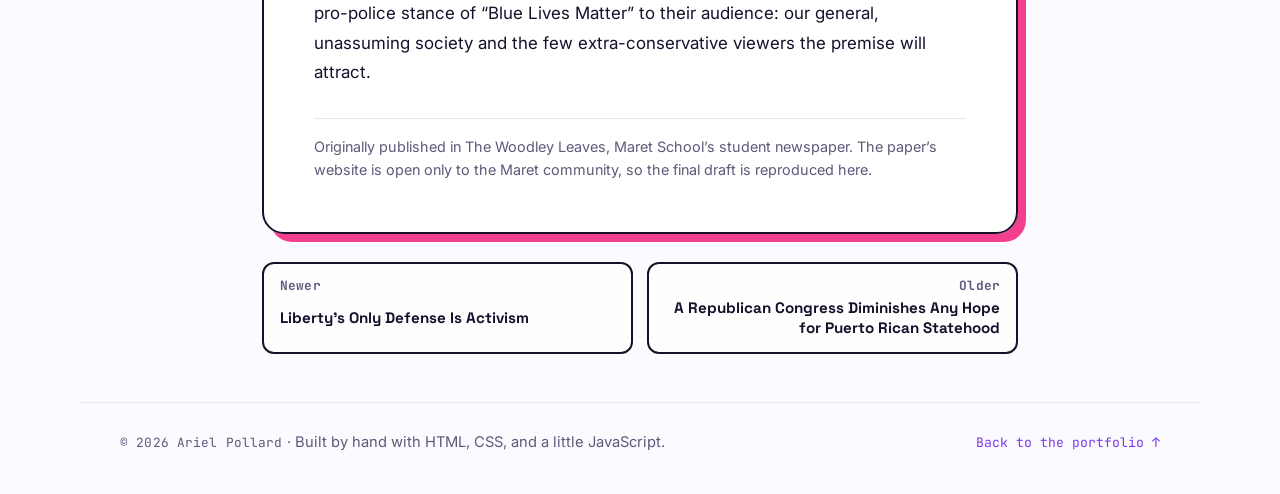
<file: writing/cop-shows-pro-police-narrative.html>
<!DOCTYPE html>
<html lang="en">
<head>
<meta charset="UTF-8" />
<meta name="viewport" content="width=device-width, initial-scale=1.0" />
<title>Television Cop Shows Push a False Pro-Police Narrative — Ariel Pollard</title>
<meta name="description" content="“Television Cop Shows Push a False Pro-Police Narrative”: an op-ed by Ariel Pollard for The Woodley Leaves, Maret School’s student newspaper, 2025." />
<meta property="og:title" content="Television Cop Shows Push a False Pro-Police Narrative" />
<meta property="og:description" content="“Television Cop Shows Push a False Pro-Police Narrative”: an op-ed by Ariel Pollard for The Woodley Leaves, Maret School’s student newspaper, 2025." />
<link rel="canonical" href="https://arielpollard.com/writing/cop-shows-pro-police-narrative.html" />
<meta property="og:type" content="article" />
<meta property="og:url" content="https://arielpollard.com/writing/cop-shows-pro-police-narrative.html" />
<link rel="icon" href="../favicon.svg" type="image/svg+xml" />
<link rel="preconnect" href="https://fonts.googleapis.com" />
<link rel="preconnect" href="https://fonts.gstatic.com" crossorigin />
<link rel="preload" as="style" href="https://fonts.googleapis.com/css2?family=Space+Grotesk:wght@500;700&family=Inter:wght@400;500;600&family=JetBrains+Mono:wght@400;600&display=swap" onload="this.onload=null;this.rel='stylesheet'" />
<noscript><link href="https://fonts.googleapis.com/css2?family=Space+Grotesk:wght@500;700&family=Inter:wght@400;500;600&family=JetBrains+Mono:wght@400;600&display=swap" rel="stylesheet" /></noscript>
<link rel="stylesheet" href="../styles.css?v=3" />
<link rel="stylesheet" href="writing.css" />
</head>
<body class="page--article">

<a href="#main-content" class="skip-link">Skip to main content</a>

<main id="main-content" class="article">
  <a class="article__back" href="index.html">All op-eds</a>

  <article class="article__sheet">
    <header class="article__header">
      <div class="card__meta"><span class="pill pill--pink">Op-Ed</span><span class="mono">The Woodley Leaves · 2025</span></div>
      <h1>Television Cop Shows Push a False Pro-Police Narrative</h1>
      <p class="article__byline">By Ariel Pollard</p>
    </header>
    <div class="article__body">
    <p>Almost five years removed from the height of the Black Lives Matter (BLM) protests, shouts condemning cops still haunt the streets of Washington, D.C. While graffiti protesting abusive police practice may be washed away and large mass protests ended, the sentiments are still alive. So too are sentiments backing the police, embodied in the rallying cries of the cops' allies – “Back the Blue!” and “Blue Lives Matter!” In fact, the cops’ rallying cries have lingered not in the streets but on screens, manifested in the media through mainstream pro-police propaganda in the form of scripted crime series.</p>
    <p>Take, for example, the wildly popular show “High Potential.” The series, which premiered in September, features a struggling, relatable single mom who is given the chance to become a police consultant after catching a criminal who evaded the best detectives. In the first episode, a high-ranking officer treats her with compassion and a wise, Fairy Godmother-like kindness. The show highlights the cops’ cleverness, quick wit, and need to do good. Each and every case is personal to the main characters, and they routinely sacrifice their safety to solve puzzling crimes. The cops are portrayed as regular, intelligent, educated do-gooders, supposedly like all other police officers. But, this representation could not be more wrong.</p>
    <p>Police officers’ training consists of only 12 weeks to 28 weeks (four to seven and a half months) of police academy courses, highly focused on the physical aspect of policing – weaponry, tactical combat skills, and driving. The academic portion of their training covers basic criminal and constitutional law, how to write a report, ethics, and how to form bonds with civilians. Resourcefulness, cleverness, and advanced investigative skills are not required to graduate from the police academy. Trainees are able to become police officers, individuals entrusted to capture criminals by the letter of the law while wielding firearms, faster than students can earn a marketing or music degree.</p>
    <p>This condensed police officer education is concerning in light of the fact that, according to the University of Illinois Chicago, civilian deaths at the hands of cops have doubled since 2010, with an annual total of 800 in 2022. Even more astonishingly, a million civilians are threatened with police violence annually, with 75,000 civilians ending up in the hospital. These statistics stand in stark contrast to the on-screen portrayal of police trainees learning de-escalation tactics, which is emphasized in cop shows such as “The Rookie.” Though premiering in 2018, it gained massive popularity recently, with weekly viewers doubling in 2023. The show follows a middle-aged man, John Nolan, who is inspired to become a cop after helping the police stop a robbery. He is cast as a down-to-earth, non-violent man who has done little to no wrong in his life, essentially, a naive adult. The show invites viewers to sympathize with the police.</p>
    <p>An episode from the first season, “Time of Death,” particularly stands out as pro-cop. It follows Nolan through a robbery turned foot chase, ending with the suspect aiming his gun at Nolan, which prompts Nolan to fatally shoot the suspect in the chest. Throughout the episode, the show highlights, from Nolan's perspective, the rigorous and often antagonizing legal procedure cops are put through after killing a suspect. The audience is invited to sympathize with Nolan, who is mercilessly interrogated by his bosses for killing a man, even though he is in a state of shock.</p>
    <p>The fact that Nolan killed a man is almost forgotten as the episode continues, as it then focuses exclusively on how emotionally exhausting the interrogation is for him. Let us not forget, however, that a man is dead. Should his killer, whoever they may be, not be thoroughly investigated and brought to justice in case the kill was unjustified? Nolan shot in self-defense, but the process of treating each police killing as a potential crime is framed as the product of an overly harsh and emotionally unhealthy system. This treatment is a direct example of police shows leading viewers to sympathize with cops by making the law into an instrument of mistreatment rather than accountability. This is a trait associated with the chants of the Blue Lives Matter campaign that deplore violence but, in the same breath, defend killing innocent Black people in the name of cops’ misguided self-defense.</p>
    <p>Not only are the police in our society often viewed as above regular civilians and the law, for many privileged people, the word “cop” is synonymous with “hero.” Cops are here to keep society safe and sacrifice themselves for civilians. They are undoubtedly trustworthy individuals. And it is no surprise that this attitude prevails as there are entire kids' shows dedicated to cops saving the day, such as the well-known animated series “PAW Patrol.”</p>
    <p>An even more relevant example is the CW series “The Flash,” which recently ended after a successful nine-season run. The program quite literally follows a police forensic investigator by day, superhero by night, boy-next-door character. The cop, after gaining superpowers, naturally uses them selflessly to save the city from the villains who gained superpowers in the same accident. Of course, none of the other newly superpowered individuals were formerly policemen. While the main cop character contaminates evidence, tampers with police investigations, and generally messes with the justice system during his vigilante stunts, the audience waits on the edge of their seat, hoping the hero gets away with it and saves the day, despite breaking the law. He is the judge and jury for his antagonists, even going as far as building his own prison for these villains without even giving them a trial.</p>
    <p>While we cheer for cops capturing criminals, we also learn to sympathize with the characters, often experiencing their policing through one singular perspective, which paints their actions as anything but questionable and ignoble. While some might claim these shows humanize cops, in reality, these shows make it harder for us to accept cops as anything other than perfect, respectable heroes. Shows should, instead, portray cops as humans with flaws and blunders who are not always focused on spreading goodness.</p>
    <p>When a cop is presented with their badge, they are not automatically ordained by a higher power to act honorably and to always make the best decisions possible. These television shows create a general narrative that cops are above making any mistakes and, sometimes, even the law. This normalizes the unconditional pro-police stance of “Blue Lives Matter” to their audience: our general, unassuming society and the few extra-conservative viewers the premise will attract.</p>
    </div>
    <p class="article__note">Originally published in The Woodley Leaves, Maret School’s student newspaper. The paper’s website is open only to the Maret community, so the final draft is reproduced here.</p>
  </article>

  <nav class="article__nav" aria-label="More op-eds">
    <a class="article__nav-link article__nav-link--prev" href="libertys-only-defense-is-activism.html"><span class="mono">Newer</span>Liberty’s Only Defense Is Activism</a>
    <a class="article__nav-link article__nav-link--next" href="puerto-rican-statehood.html"><span class="mono">Older</span>A Republican Congress Diminishes Any Hope for Puerto Rican Statehood</a>
  </nav>
</main>

<footer class="footer">
  <p><span class="mono">© 2026 Ariel Pollard</span> · Built by hand with HTML, CSS, and a little JavaScript.</p>
  <a href="../index.html" class="footer__top">Back to the portfolio ↑</a>
</footer>

</body>
</html>
</file>
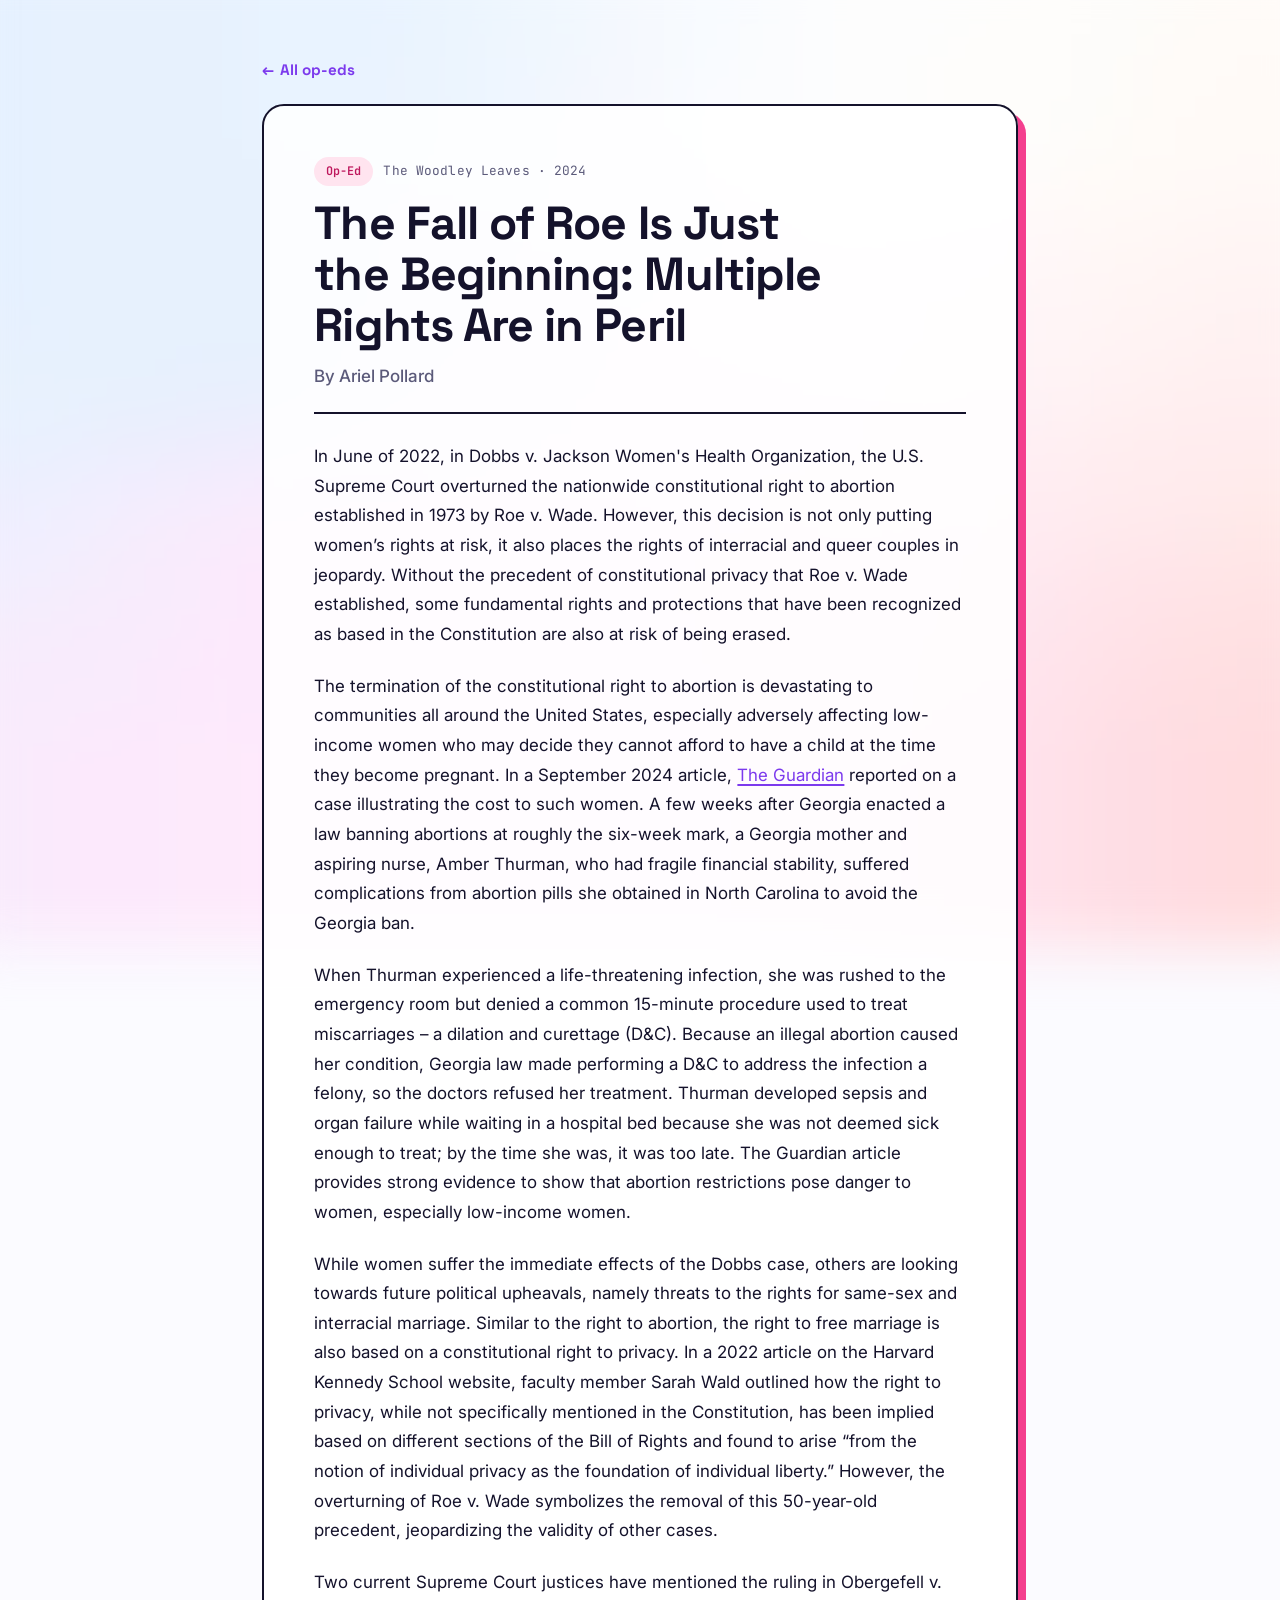
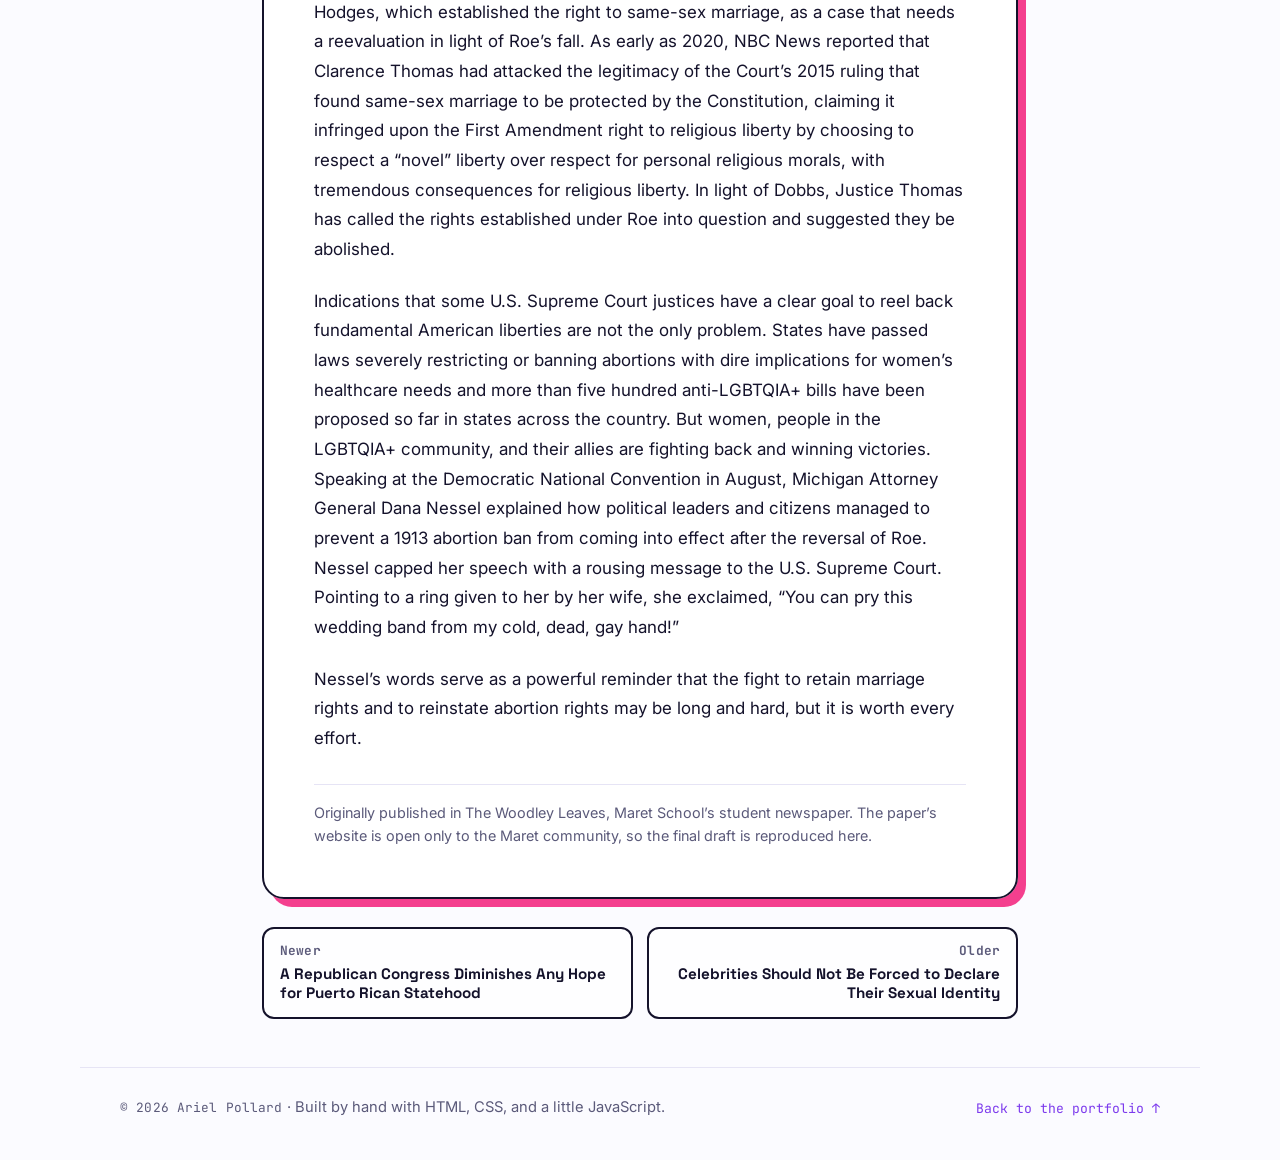
<file: writing/fall-of-roe-is-just-the-beginning.html>
<!DOCTYPE html>
<html lang="en">
<head>
<meta charset="UTF-8" />
<meta name="viewport" content="width=device-width, initial-scale=1.0" />
<title>The Fall of Roe Is Just the Beginning: Multiple Rights Are in Peril — Ariel Pollard</title>
<meta name="description" content="“The Fall of Roe Is Just the Beginning: Multiple Rights Are in Peril”: an op-ed by Ariel Pollard for The Woodley Leaves, Maret School’s student newspaper, 2024." />
<meta property="og:title" content="The Fall of Roe Is Just the Beginning: Multiple Rights Are in Peril" />
<meta property="og:description" content="“The Fall of Roe Is Just the Beginning: Multiple Rights Are in Peril”: an op-ed by Ariel Pollard for The Woodley Leaves, Maret School’s student newspaper, 2024." />
<link rel="canonical" href="https://arielpollard.com/writing/fall-of-roe-is-just-the-beginning.html" />
<meta property="og:type" content="article" />
<meta property="og:url" content="https://arielpollard.com/writing/fall-of-roe-is-just-the-beginning.html" />
<link rel="icon" href="../favicon.svg" type="image/svg+xml" />
<link rel="preconnect" href="https://fonts.googleapis.com" />
<link rel="preconnect" href="https://fonts.gstatic.com" crossorigin />
<link rel="preload" as="style" href="https://fonts.googleapis.com/css2?family=Space+Grotesk:wght@500;700&family=Inter:wght@400;500;600&family=JetBrains+Mono:wght@400;600&display=swap" onload="this.onload=null;this.rel='stylesheet'" />
<noscript><link href="https://fonts.googleapis.com/css2?family=Space+Grotesk:wght@500;700&family=Inter:wght@400;500;600&family=JetBrains+Mono:wght@400;600&display=swap" rel="stylesheet" /></noscript>
<link rel="stylesheet" href="../styles.css?v=3" />
<link rel="stylesheet" href="writing.css" />
</head>
<body class="page--article">

<a href="#main-content" class="skip-link">Skip to main content</a>

<main id="main-content" class="article">
  <a class="article__back" href="index.html">All op-eds</a>

  <article class="article__sheet">
    <header class="article__header">
      <div class="card__meta"><span class="pill pill--pink">Op-Ed</span><span class="mono">The Woodley Leaves · 2024</span></div>
      <h1>The Fall of Roe Is Just the Beginning: Multiple Rights Are in Peril</h1>
      <p class="article__byline">By Ariel Pollard</p>
    </header>
    <div class="article__body">
    <p>In June of 2022, in Dobbs v. Jackson Women's Health Organization, the U.S. Supreme Court overturned the nationwide constitutional right to abortion established in 1973 by Roe v. Wade. However, this decision is not only putting women’s rights at risk, it also places the rights of interracial and queer couples in jeopardy. Without the precedent of constitutional privacy that Roe v. Wade established, some fundamental rights and protections that have been recognized as based in the Constitution are also at risk of being erased.</p>
    <p>The termination of the constitutional right to abortion is devastating to communities all around the United States, especially adversely affecting low-income women who may decide they cannot afford to have a child at the time they become pregnant. In a September 2024 article, <a href="https://www.theguardian.com/commentisfree/2024/sep/19/georgia-abortion-ban" target="_blank" rel="noopener">The Guardian</a> reported on a case illustrating the cost to such women. A few weeks after Georgia enacted a law banning abortions at roughly the six-week mark, a Georgia mother and aspiring nurse, Amber Thurman, who had fragile financial stability, suffered complications from abortion pills she obtained in North Carolina to avoid the Georgia ban.</p>
    <p>When Thurman experienced a life-threatening infection, she was rushed to the emergency room but denied a common 15-minute procedure used to treat miscarriages – a dilation and curettage (D&amp;C). Because an illegal abortion caused her condition, Georgia law made performing a D&amp;C to address the infection a felony, so the doctors refused her treatment. Thurman developed sepsis and organ failure while waiting in a hospital bed because she was not deemed sick enough to treat; by the time she was, it was too late. The Guardian article provides strong evidence to show that abortion restrictions pose danger to women, especially low-income women.</p>
    <p>While women suffer the immediate effects of the Dobbs case, others are looking towards future political upheavals, namely threats to the rights for same-sex and interracial marriage. Similar to the right to abortion, the right to free marriage is also based on a constitutional right to privacy. In a 2022 article on the Harvard Kennedy School website, faculty member Sarah Wald outlined how the right to privacy, while not specifically mentioned in the Constitution, has been implied based on different sections of the Bill of Rights and found to arise “from the notion of individual privacy as the foundation of individual liberty.” However, the overturning of Roe v. Wade symbolizes the removal of this 50-year-old precedent, jeopardizing the validity of other cases.</p>
    <p>Two current Supreme Court justices have mentioned the ruling in Obergefell v. Hodges, which established the right to same-sex marriage, as a case that needs a reevaluation in light of Roe’s fall. As early as 2020, NBC News reported that Clarence Thomas had attacked the legitimacy of the Court’s 2015 ruling that found same-sex marriage to be protected by the Constitution, claiming it infringed upon the First Amendment right to religious liberty by choosing to respect a “novel” liberty over respect for personal religious morals, with tremendous consequences for religious liberty. In light of Dobbs, Justice Thomas has called the rights established under Roe into question and suggested they be abolished.</p>
    <p>Indications that some U.S. Supreme Court justices have a clear goal to reel back fundamental American liberties are not the only problem. States have passed laws severely restricting or banning abortions with dire implications for women’s healthcare needs and more than five hundred anti-LGBTQIA+ bills have been proposed so far in states across the country. But women, people in the LGBTQIA+ community, and their allies are fighting back and winning victories. Speaking at the Democratic National Convention in August, Michigan Attorney General Dana Nessel explained how political leaders and citizens managed to prevent a 1913 abortion ban from coming into effect after the reversal of Roe. Nessel capped her speech with a rousing message to the U.S. Supreme Court. Pointing to a ring given to her by her wife, she exclaimed, “You can pry this wedding band from my cold, dead, gay hand!”</p>
    <p>Nessel’s words serve as a powerful reminder that the fight to retain marriage rights and to reinstate abortion rights may be long and hard, but it is worth every effort.</p>
    </div>
    <p class="article__note">Originally published in The Woodley Leaves, Maret School’s student newspaper. The paper’s website is open only to the Maret community, so the final draft is reproduced here.</p>
  </article>

  <nav class="article__nav" aria-label="More op-eds">
    <a class="article__nav-link article__nav-link--prev" href="puerto-rican-statehood.html"><span class="mono">Newer</span>A Republican Congress Diminishes Any Hope for Puerto Rican Statehood</a>
    <a class="article__nav-link article__nav-link--next" href="celebrities-sexual-identity.html"><span class="mono">Older</span>Celebrities Should Not Be Forced to Declare Their Sexual Identity</a>
  </nav>
</main>

<footer class="footer">
  <p><span class="mono">© 2026 Ariel Pollard</span> · Built by hand with HTML, CSS, and a little JavaScript.</p>
  <a href="../index.html" class="footer__top">Back to the portfolio ↑</a>
</footer>

</body>
</html>
</file>
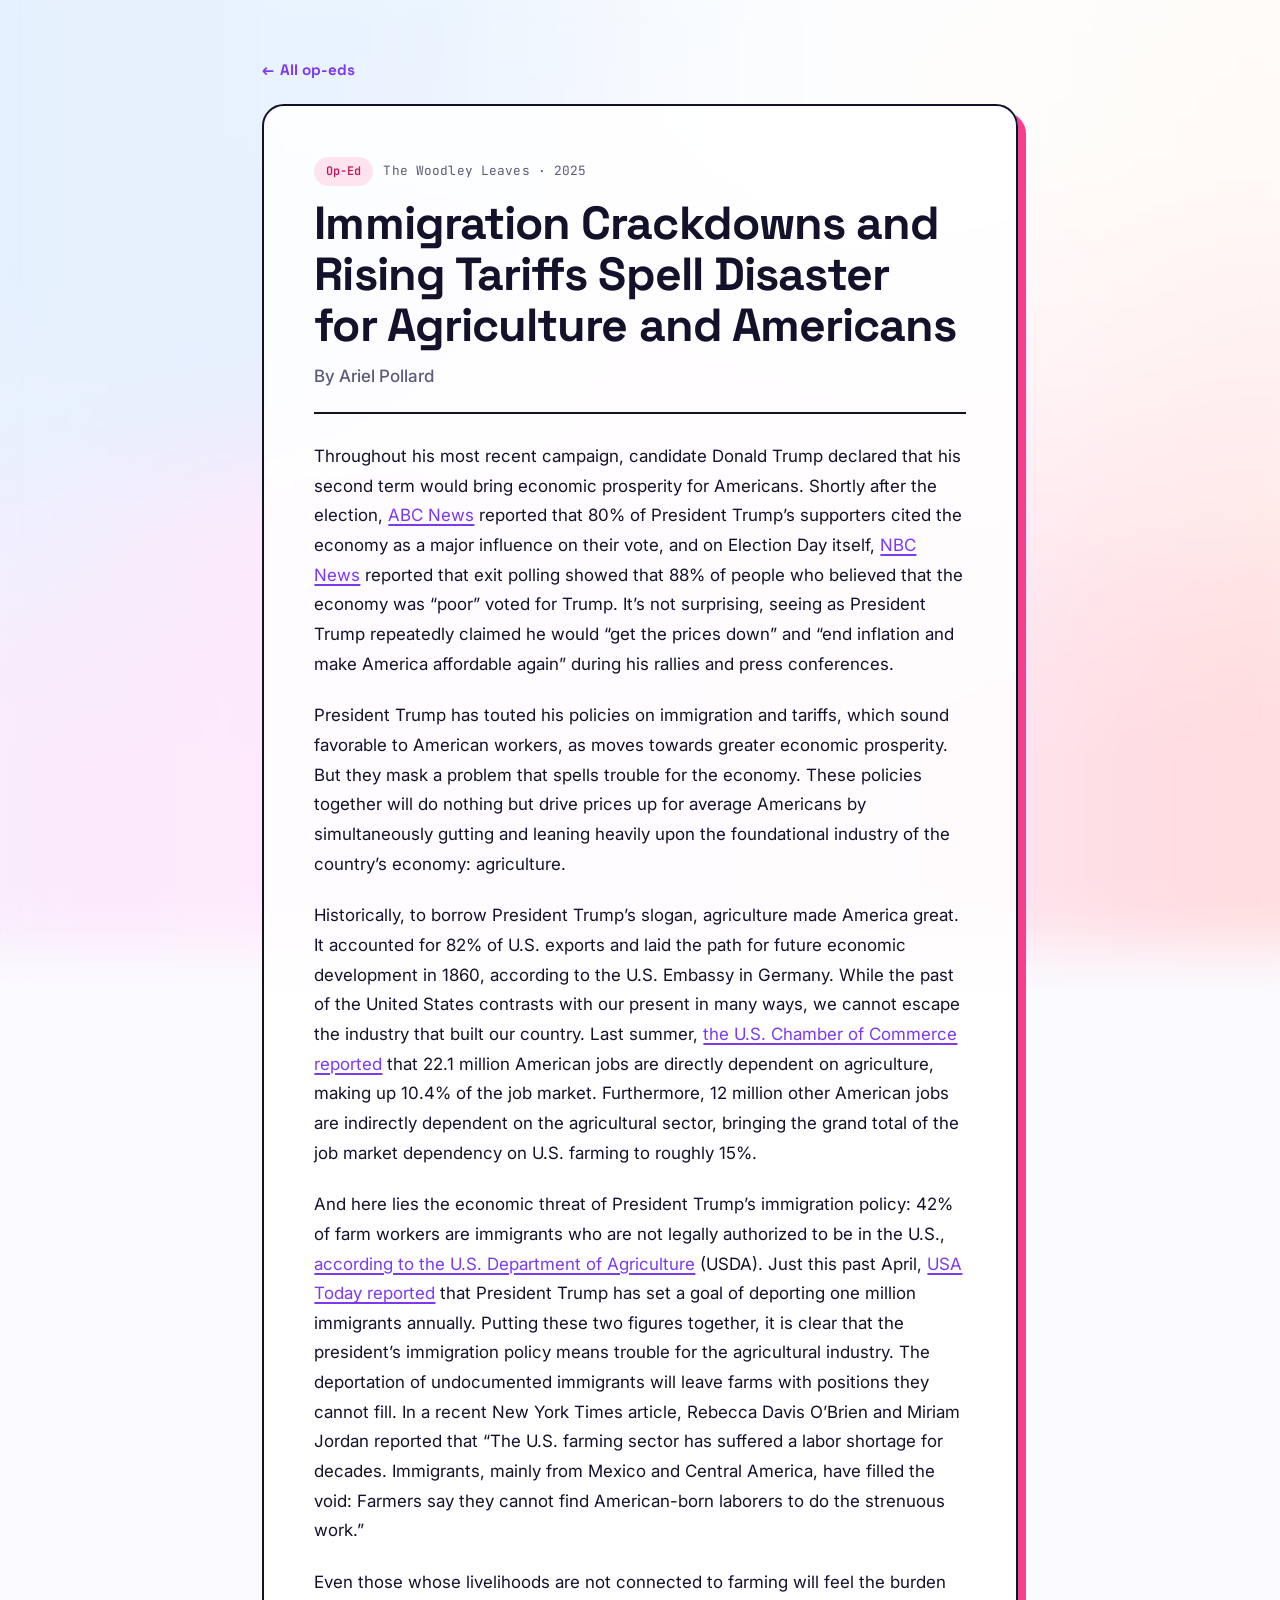
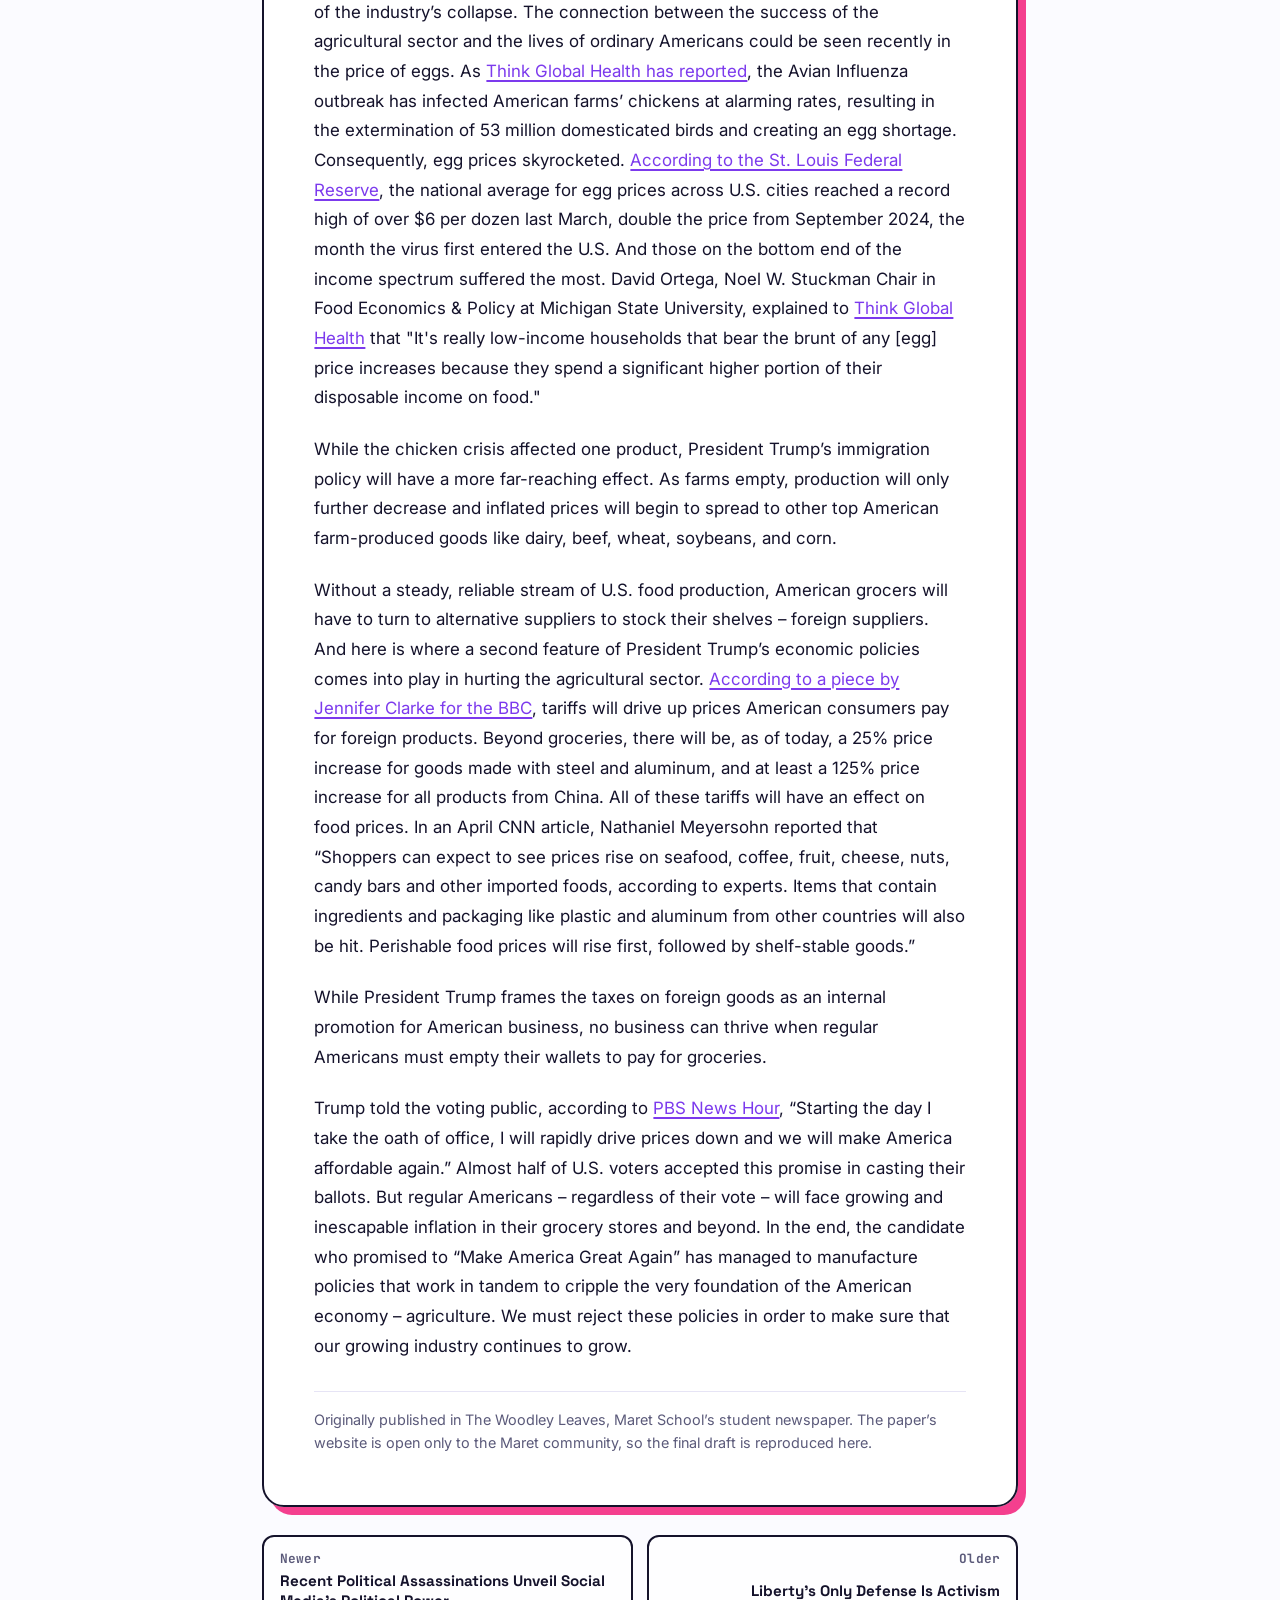
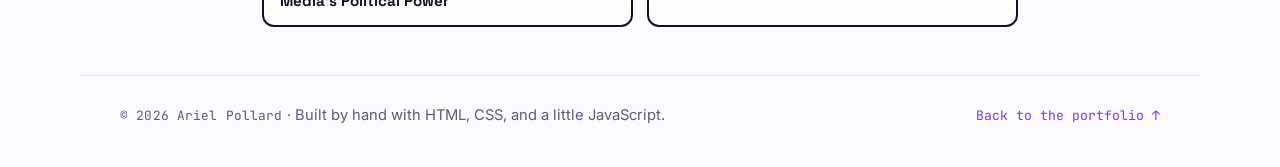
<file: writing/immigration-crackdowns-and-tariffs.html>
<!DOCTYPE html>
<html lang="en">
<head>
<meta charset="UTF-8" />
<meta name="viewport" content="width=device-width, initial-scale=1.0" />
<title>Immigration Crackdowns and Rising Tariffs Spell Disaster for Agriculture and Americans — Ariel Pollard</title>
<meta name="description" content="“Immigration Crackdowns and Rising Tariffs Spell Disaster for Agriculture and Americans”: an op-ed by Ariel Pollard for The Woodley Leaves, Maret School’s student newspaper, 2025." />
<meta property="og:title" content="Immigration Crackdowns and Rising Tariffs Spell Disaster for Agriculture and Americans" />
<meta property="og:description" content="“Immigration Crackdowns and Rising Tariffs Spell Disaster for Agriculture and Americans”: an op-ed by Ariel Pollard for The Woodley Leaves, Maret School’s student newspaper, 2025." />
<link rel="canonical" href="https://arielpollard.com/writing/immigration-crackdowns-and-tariffs.html" />
<meta property="og:type" content="article" />
<meta property="og:url" content="https://arielpollard.com/writing/immigration-crackdowns-and-tariffs.html" />
<link rel="icon" href="../favicon.svg" type="image/svg+xml" />
<link rel="preconnect" href="https://fonts.googleapis.com" />
<link rel="preconnect" href="https://fonts.gstatic.com" crossorigin />
<link rel="preload" as="style" href="https://fonts.googleapis.com/css2?family=Space+Grotesk:wght@500;700&family=Inter:wght@400;500;600&family=JetBrains+Mono:wght@400;600&display=swap" onload="this.onload=null;this.rel='stylesheet'" />
<noscript><link href="https://fonts.googleapis.com/css2?family=Space+Grotesk:wght@500;700&family=Inter:wght@400;500;600&family=JetBrains+Mono:wght@400;600&display=swap" rel="stylesheet" /></noscript>
<link rel="stylesheet" href="../styles.css?v=3" />
<link rel="stylesheet" href="writing.css" />
</head>
<body class="page--article">

<a href="#main-content" class="skip-link">Skip to main content</a>

<main id="main-content" class="article">
  <a class="article__back" href="index.html">All op-eds</a>

  <article class="article__sheet">
    <header class="article__header">
      <div class="card__meta"><span class="pill pill--pink">Op-Ed</span><span class="mono">The Woodley Leaves · 2025</span></div>
      <h1>Immigration Crackdowns and Rising Tariffs Spell Disaster for Agriculture and Americans</h1>
      <p class="article__byline">By Ariel Pollard</p>
    </header>
    <div class="article__body">
    <p>Throughout his most recent campaign, candidate Donald Trump declared that his second term would bring economic prosperity for Americans. Shortly after the election, <a href="http://abcnews.go.com/538/voters-chose-trump/story?id=115827243" target="_blank" rel="noopener">ABC News</a> reported that 80% of President Trump’s supporters cited the economy as a major influence on their vote, and on Election Day itself, <a href="https://www.nbcnews.com/politics/2024-elections/exit-polls" target="_blank" rel="noopener">NBC News</a> reported that exit polling showed that 88% of people who believed that the economy was “poor” voted for Trump. It’s not surprising, seeing as President Trump repeatedly claimed he would “get the prices down” and “end inflation and make America affordable again” during his rallies and press conferences.</p>
    <p>President Trump has touted his policies on immigration and tariffs, which sound favorable to American workers, as moves towards greater economic prosperity. But they mask a problem that spells trouble for the economy. These policies together will do nothing but drive prices up for average Americans by simultaneously gutting and leaning heavily upon the foundational industry of the country’s economy: agriculture.</p>
    <p>Historically, to borrow President Trump’s slogan, agriculture made America great. It accounted for 82% of U.S. exports and laid the path for future economic development in 1860, according to the U.S. Embassy in Germany. While the past of the United States contrasts with our present in many ways, we cannot escape the industry that built our country. Last summer, <a href="http://www.uschamber.com/security/agriculture-regulations/how-agriculture-supports-the-american-economy-and-main-street-businesses" target="_blank" rel="noopener">the U.S. Chamber of Commerce reported</a> that 22.1 million American jobs are directly dependent on agriculture, making up 10.4% of the job market. Furthermore, 12 million other American jobs are indirectly dependent on the agricultural sector, bringing the grand total of the job market dependency on U.S. farming to roughly 15%.</p>
    <p>And here lies the economic threat of President Trump’s immigration policy: 42% of farm workers are immigrants who are not legally authorized to be in the U.S., <a href="http://www.ers.usda.gov/topics/farm-economy/farm-labor" target="_blank" rel="noopener">according to the U.S. Department of Agriculture</a> (USDA). Just this past April, <a href="https://www.usatoday.com/story/news/politics/2025/04/25/trump-contractors-ice-detentions-deportations/83250623007/" target="_blank" rel="noopener">USA Today reported</a> that President Trump has set a goal of deporting one million immigrants annually. Putting these two figures together, it is clear that the president’s immigration policy means trouble for the agricultural industry. The deportation of undocumented immigrants will leave farms with positions they cannot fill. In a recent New York Times article, Rebecca Davis O’Brien and Miriam Jordan reported that “The U.S. farming sector has suffered a labor shortage for decades. Immigrants, mainly from Mexico and Central America, have filled the void: Farmers say they cannot find American-born laborers to do the strenuous work.”</p>
    <p>Even those whose livelihoods are not connected to farming will feel the burden of the industry’s collapse. The connection between the success of the agricultural sector and the lives of ordinary Americans could be seen recently in the price of eggs. As <a href="http://www.thinkglobalhealth.org/article/us-egg-prices-see-largest-jump-1980-bird-flu-outbreaks-continue" target="_blank" rel="noopener">Think Global Health has reported</a>, the Avian Influenza outbreak has infected American farms’ chickens at alarming rates, resulting in the extermination of 53 million domesticated birds and creating an egg shortage. Consequently, egg prices skyrocketed. <a href="https://fred.stlouisfed.org/series/APU0000708111" target="_blank" rel="noopener">According to the St. Louis Federal Reserve</a>, the national average for egg prices across U.S. cities reached a record high of over $6 per dozen last March, double the price from September 2024, the month the virus first entered the U.S. And those on the bottom end of the income spectrum suffered the most. David Ortega, Noel W. Stuckman Chair in Food Economics &amp; Policy at Michigan State University, explained to <a href="http://www.thinkglobalhealth.org/article/us-egg-prices-see-largest-jump-1980-bird-flu-outbreaks-continue" target="_blank" rel="noopener">Think Global Health</a> that "It's really low-income households that bear the brunt of any [egg] price increases because they spend a significant higher portion of their disposable income on food."</p>
    <p>While the chicken crisis affected one product, President Trump’s immigration policy will have a more far-reaching effect. As farms empty, production will only further decrease and inflated prices will begin to spread to other top American farm-produced goods like dairy, beef, wheat, soybeans, and corn.</p>
    <p>Without a steady, reliable stream of U.S. food production, American grocers will have to turn to alternative suppliers to stock their shelves – foreign suppliers. And here is where a second feature of President Trump’s economic policies comes into play in hurting the agricultural sector. <a href="https://www.bbc.com/news/articles/cn93e12rypgo" target="_blank" rel="noopener">According to a piece by Jennifer Clarke for the BBC</a>, tariffs will drive up prices American consumers pay for foreign products. Beyond groceries, there will be, as of today, a 25% price increase for goods made with steel and aluminum, and at least a 125% price increase for all products from China. All of these tariffs will have an effect on food prices. In an April CNN article, Nathaniel Meyersohn reported that “Shoppers can expect to see prices rise on seafood, coffee, fruit, cheese, nuts, candy bars and other imported foods, according to experts. Items that contain ingredients and packaging like plastic and aluminum from other countries will also be hit. Perishable food prices will rise first, followed by shelf-stable goods.”</p>
    <p>While President Trump frames the taxes on foreign goods as an internal promotion for American business, no business can thrive when regular Americans must empty their wallets to pay for groceries.</p>
    <p>Trump told the voting public, according to <a href="https://www.youtube.com/live/c6DfJUw6Mm8" target="_blank" rel="noopener">PBS News Hour</a>, “Starting the day I take the oath of office, I will rapidly drive prices down and we will make America affordable again.” Almost half of U.S. voters accepted this promise in casting their ballots. But regular Americans – regardless of their vote – will face growing and inescapable inflation in their grocery stores and beyond. In the end, the candidate who promised to “Make America Great Again” has managed to manufacture policies that work in tandem to cripple the very foundation of the American economy – agriculture. We must reject these policies in order to make sure that our growing industry continues to grow.</p>
    </div>
    <p class="article__note">Originally published in The Woodley Leaves, Maret School’s student newspaper. The paper’s website is open only to the Maret community, so the final draft is reproduced here.</p>
  </article>

  <nav class="article__nav" aria-label="More op-eds">
    <a class="article__nav-link article__nav-link--prev" href="political-assassinations-social-media-power.html"><span class="mono">Newer</span>Recent Political Assassinations Unveil Social Media’s Political Power</a>
    <a class="article__nav-link article__nav-link--next" href="libertys-only-defense-is-activism.html"><span class="mono">Older</span>Liberty’s Only Defense Is Activism</a>
  </nav>
</main>

<footer class="footer">
  <p><span class="mono">© 2026 Ariel Pollard</span> · Built by hand with HTML, CSS, and a little JavaScript.</p>
  <a href="../index.html" class="footer__top">Back to the portfolio ↑</a>
</footer>

</body>
</html>
</file>
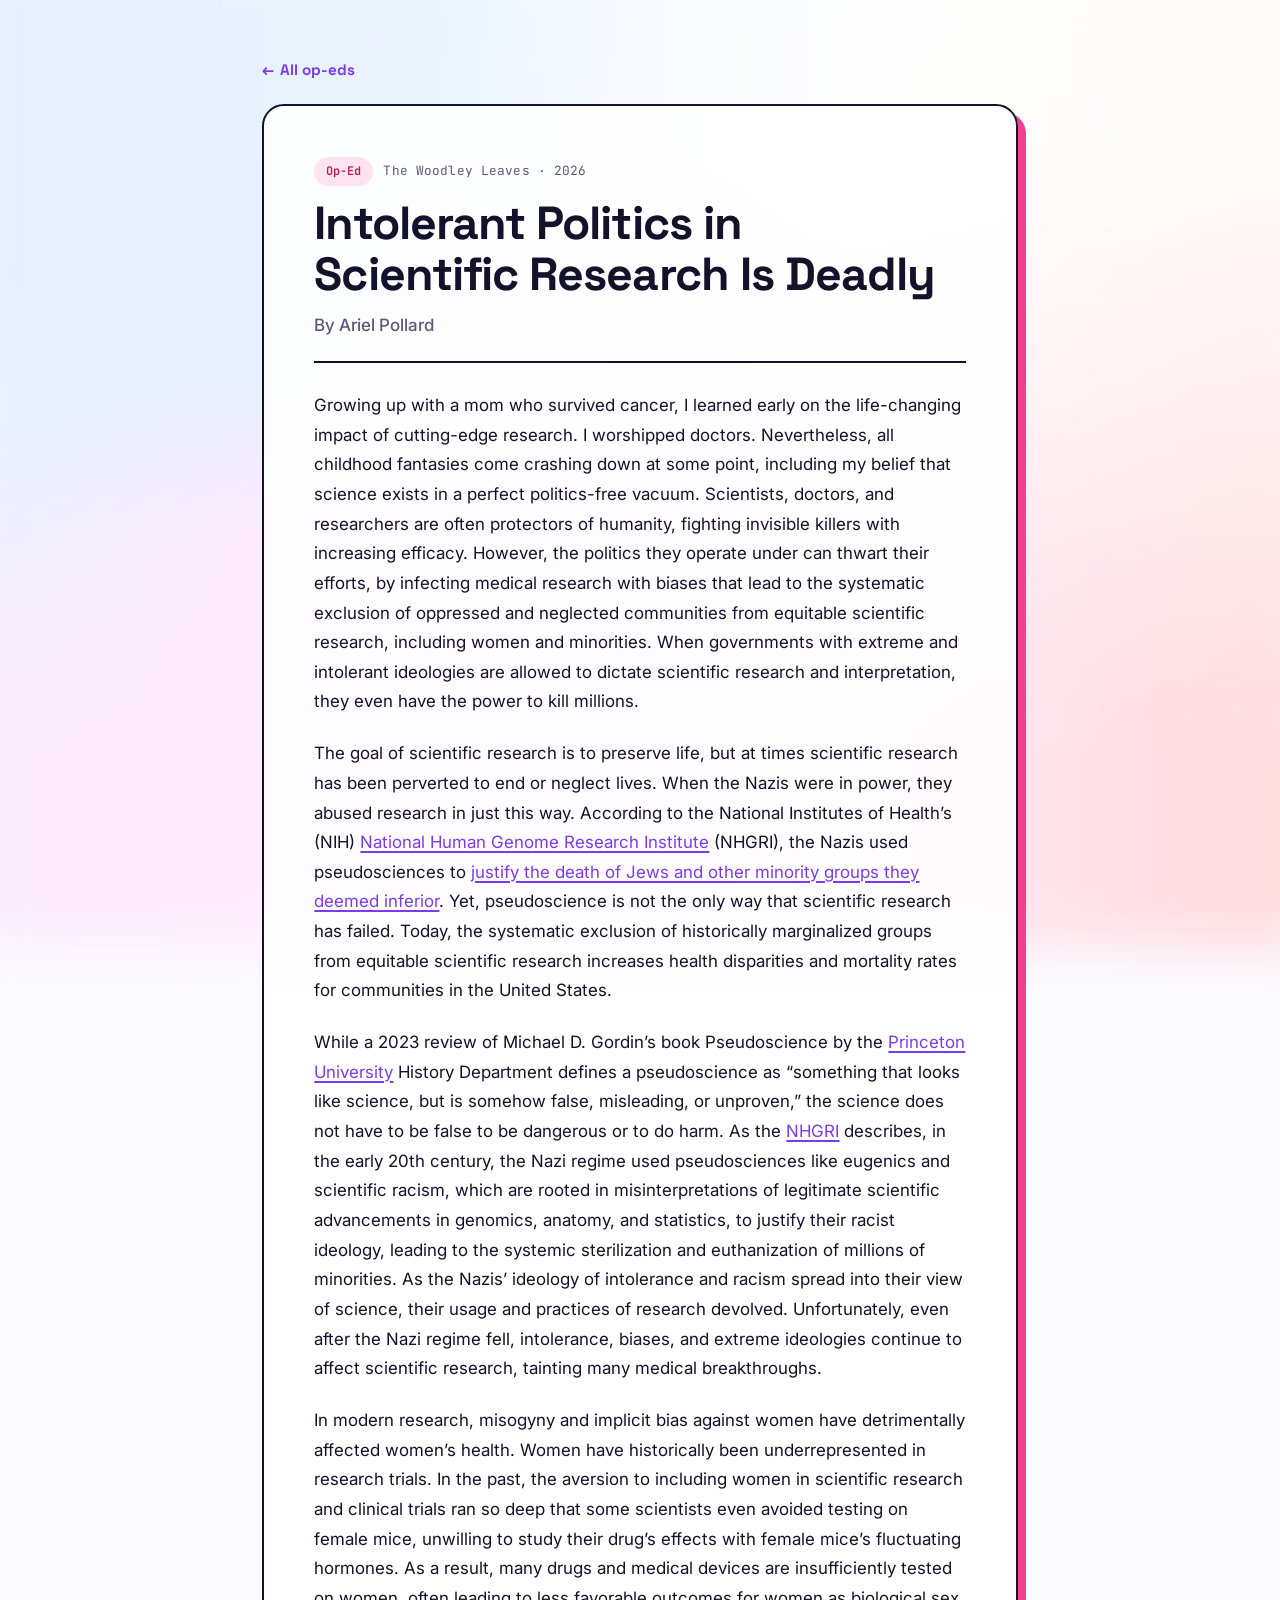
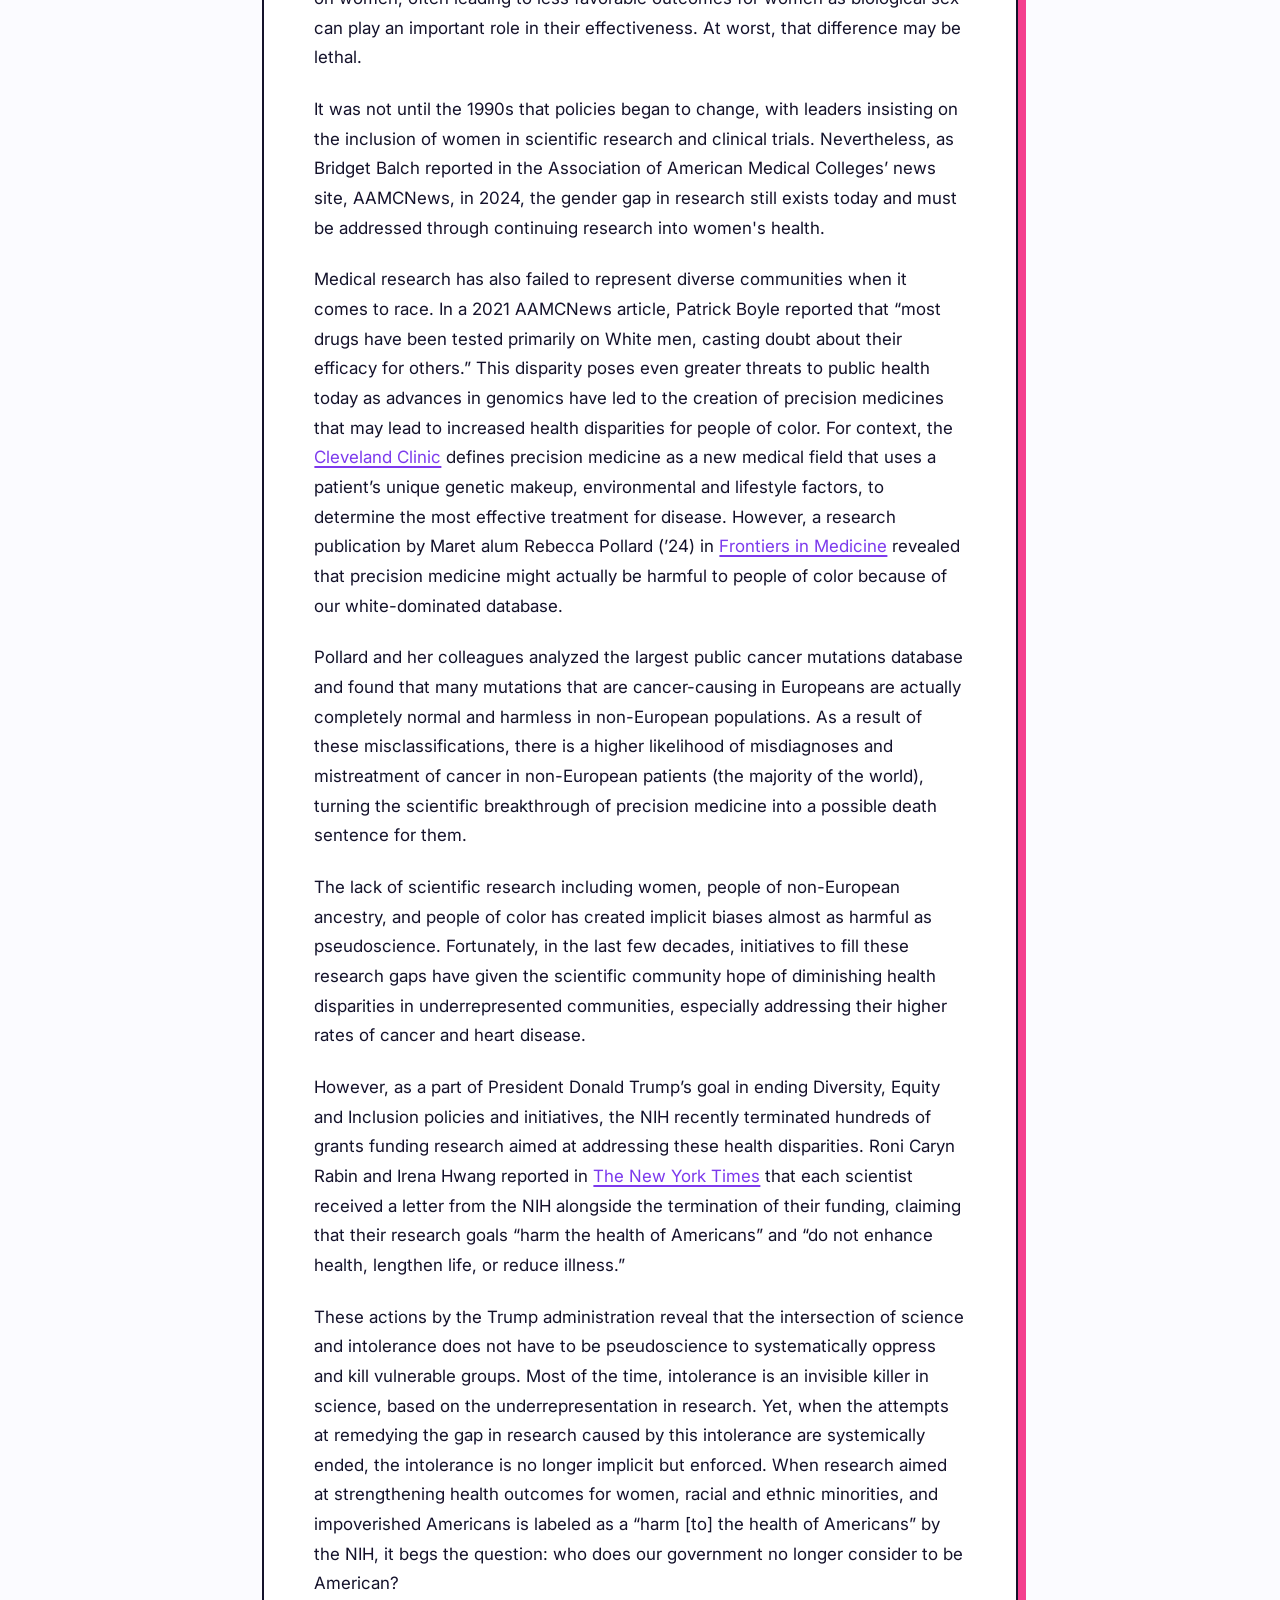
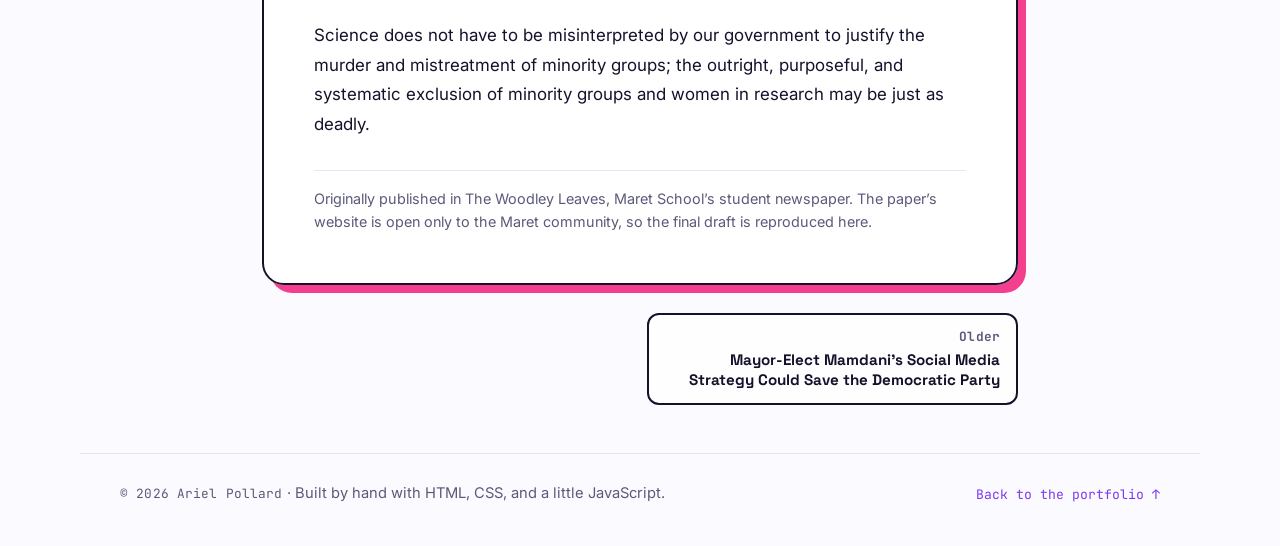
<file: writing/intolerant-politics-in-scientific-research.html>
<!DOCTYPE html>
<html lang="en">
<head>
<meta charset="UTF-8" />
<meta name="viewport" content="width=device-width, initial-scale=1.0" />
<title>Intolerant Politics in Scientific Research Is Deadly — Ariel Pollard</title>
<meta name="description" content="“Intolerant Politics in Scientific Research Is Deadly”: an op-ed by Ariel Pollard for The Woodley Leaves, Maret School’s student newspaper, 2026." />
<meta property="og:title" content="Intolerant Politics in Scientific Research Is Deadly" />
<meta property="og:description" content="“Intolerant Politics in Scientific Research Is Deadly”: an op-ed by Ariel Pollard for The Woodley Leaves, Maret School’s student newspaper, 2026." />
<link rel="canonical" href="https://arielpollard.com/writing/intolerant-politics-in-scientific-research.html" />
<meta property="og:type" content="article" />
<meta property="og:url" content="https://arielpollard.com/writing/intolerant-politics-in-scientific-research.html" />
<link rel="icon" href="../favicon.svg" type="image/svg+xml" />
<link rel="preconnect" href="https://fonts.googleapis.com" />
<link rel="preconnect" href="https://fonts.gstatic.com" crossorigin />
<link rel="preload" as="style" href="https://fonts.googleapis.com/css2?family=Space+Grotesk:wght@500;700&family=Inter:wght@400;500;600&family=JetBrains+Mono:wght@400;600&display=swap" onload="this.onload=null;this.rel='stylesheet'" />
<noscript><link href="https://fonts.googleapis.com/css2?family=Space+Grotesk:wght@500;700&family=Inter:wght@400;500;600&family=JetBrains+Mono:wght@400;600&display=swap" rel="stylesheet" /></noscript>
<link rel="stylesheet" href="../styles.css?v=3" />
<link rel="stylesheet" href="writing.css" />
</head>
<body class="page--article">

<a href="#main-content" class="skip-link">Skip to main content</a>

<main id="main-content" class="article">
  <a class="article__back" href="index.html">All op-eds</a>

  <article class="article__sheet">
    <header class="article__header">
      <div class="card__meta"><span class="pill pill--pink">Op-Ed</span><span class="mono">The Woodley Leaves · 2026</span></div>
      <h1>Intolerant Politics in Scientific Research Is Deadly</h1>
      <p class="article__byline">By Ariel Pollard</p>
    </header>
    <div class="article__body">
    <p>Growing up with a mom who survived cancer, I learned early on the life-changing impact of cutting-edge research. I worshipped doctors. Nevertheless, all childhood fantasies come crashing down at some point, including my belief that science exists in a perfect politics-free vacuum. Scientists, doctors, and researchers are often protectors of humanity, fighting invisible killers with increasing efficacy. However, the politics they operate under can thwart their efforts, by infecting medical research with biases that lead to the systematic exclusion of oppressed and neglected communities from equitable scientific research, including women and minorities. When governments with extreme and intolerant ideologies are allowed to dictate scientific research and interpretation, they even have the power to kill millions.</p>
    <p>The goal of scientific research is to preserve life, but at times scientific research has been perverted to end or neglect lives. When the Nazis were in power, they abused research in just this way. According to the National Institutes of Health’s (NIH) <a href="https://www.genome.gov/about-genomics/fact-sheets/Eugenics-and-Scientific-Racism" target="_blank" rel="noopener">National Human Genome Research Institute</a> (NHGRI), the Nazis used pseudosciences to <a href="https://www.genome.gov/about-genomics/fact-sheets/Eugenics-and-Scientific-Racism" target="_blank" rel="noopener">justify the death of Jews and other minority groups they deemed inferior</a>. Yet, pseudoscience is not the only way that scientific research has failed. Today, the systematic exclusion of historically marginalized groups from equitable scientific research increases health disparities and mortality rates for communities in the United States.</p>
    <p>While a 2023 review of Michael D. Gordin’s book Pseudoscience by the <a href="https://history.princeton.edu/about/publications/pseudoscience-very-short-introduction" target="_blank" rel="noopener">Princeton University</a> History Department defines a pseudoscience as “something that looks like science, but is somehow false, misleading, or unproven,” the science does not have to be false to be dangerous or to do harm. As the <a href="https://www.genome.gov/about-genomics/fact-sheets/Eugenics-and-Scientific-Racism" target="_blank" rel="noopener">NHGRI</a> describes, in the early 20th century, the Nazi regime used pseudosciences like eugenics and scientific racism, which are rooted in misinterpretations of legitimate scientific advancements in genomics, anatomy, and statistics, to justify their racist ideology, leading to the systemic sterilization and euthanization of millions of minorities. As the Nazis’ ideology of intolerance and racism spread into their view of science, their usage and practices of research devolved. Unfortunately, even after the Nazi regime fell, intolerance, biases, and extreme ideologies continue to affect scientific research, tainting many medical breakthroughs.</p>
    <p>In modern research, misogyny and implicit bias against women have detrimentally affected women’s health. Women have historically been underrepresented in research trials. In the past, the aversion to including women in scientific research and clinical trials ran so deep that some scientists even avoided testing on female mice, unwilling to study their drug’s effects with female mice’s fluctuating hormones. As a result, many drugs and medical devices are insufficiently tested on women, often leading to less favorable outcomes for women as biological sex can play an important role in their effectiveness. At worst, that difference may be lethal.</p>
    <p>It was not until the 1990s that policies began to change, with leaders insisting on the inclusion of women in scientific research and clinical trials. Nevertheless, as Bridget Balch reported in the Association of American Medical Colleges’ news site, AAMCNews, in 2024, the gender gap in research still exists today and must be addressed through continuing research into women's health.</p>
    <p>Medical research has also failed to represent diverse communities when it comes to race. In a 2021 AAMCNews article, Patrick Boyle reported that “most drugs have been tested primarily on White men, casting doubt about their efficacy for others.” This disparity poses even greater threats to public health today as advances in genomics have led to the creation of precision medicines that may lead to increased health disparities for people of color. For context, the <a href="https://my.clevelandclinic.org/health/articles/precision-medicine" target="_blank" rel="noopener">Cleveland Clinic</a> defines precision medicine as a new medical field that uses a patient’s unique genetic makeup, environmental and lifestyle factors, to determine the most effective treatment for disease. However, a research publication by Maret alum Rebecca Pollard (’24) in <a href="https://www.frontiersin.org/journals/medicine/articles/10.3389/fmed.2024.1361317/full#ref11" target="_blank" rel="noopener">Frontiers in Medicine</a> revealed that precision medicine might actually be harmful to people of color because of our white-dominated database.</p>
    <p>Pollard and her colleagues analyzed the largest public cancer mutations database and found that many mutations that are cancer-causing in Europeans are actually completely normal and harmless in non-European populations. As a result of these misclassifications, there is a higher likelihood of misdiagnoses and mistreatment of cancer in non-European patients (the majority of the world), turning the scientific breakthrough of precision medicine into a possible death sentence for them.</p>
    <p>The lack of scientific research including women, people of non-European ancestry, and people of color has created implicit biases almost as harmful as pseudoscience. Fortunately, in the last few decades, initiatives to fill these research gaps have given the scientific community hope of diminishing health disparities in underrepresented communities, especially addressing their higher rates of cancer and heart disease.</p>
    <p>However, as a part of President Donald Trump’s goal in ending Diversity, Equity and Inclusion policies and initiatives, the NIH recently terminated hundreds of grants funding research aimed at addressing these health disparities. Roni Caryn Rabin and Irena Hwang reported in <a href="https://www.nytimes.com/2025/08/13/health/nih-grant-cancellations-dei.html" target="_blank" rel="noopener">The New York Times</a> that each scientist received a letter from the NIH alongside the termination of their funding, claiming that their research goals “harm the health of Americans” and “do not enhance health, lengthen life, or reduce illness.”</p>
    <p>These actions by the Trump administration reveal that the intersection of science and intolerance does not have to be pseudoscience to systematically oppress and kill vulnerable groups. Most of the time, intolerance is an invisible killer in science, based on the underrepresentation in research. Yet, when the attempts at remedying the gap in research caused by this intolerance are systemically ended, the intolerance is no longer implicit but enforced. When research aimed at strengthening health outcomes for women, racial and ethnic minorities, and impoverished Americans is labeled as a “harm [to] the health of Americans” by the NIH, it begs the question: who does our government no longer consider to be American?</p>
    <p>Science does not have to be misinterpreted by our government to justify the murder and mistreatment of minority groups; the outright, purposeful, and systematic exclusion of minority groups and women in research may be just as deadly.</p>
    </div>
    <p class="article__note">Originally published in The Woodley Leaves, Maret School’s student newspaper. The paper’s website is open only to the Maret community, so the final draft is reproduced here.</p>
  </article>

  <nav class="article__nav" aria-label="More op-eds">
    <a class="article__nav-link article__nav-link--next" href="mamdani-social-media-strategy.html"><span class="mono">Older</span>Mayor-Elect Mamdani’s Social Media Strategy Could Save the Democratic Party</a>
  </nav>
</main>

<footer class="footer">
  <p><span class="mono">© 2026 Ariel Pollard</span> · Built by hand with HTML, CSS, and a little JavaScript.</p>
  <a href="../index.html" class="footer__top">Back to the portfolio ↑</a>
</footer>

</body>
</html>
</file>
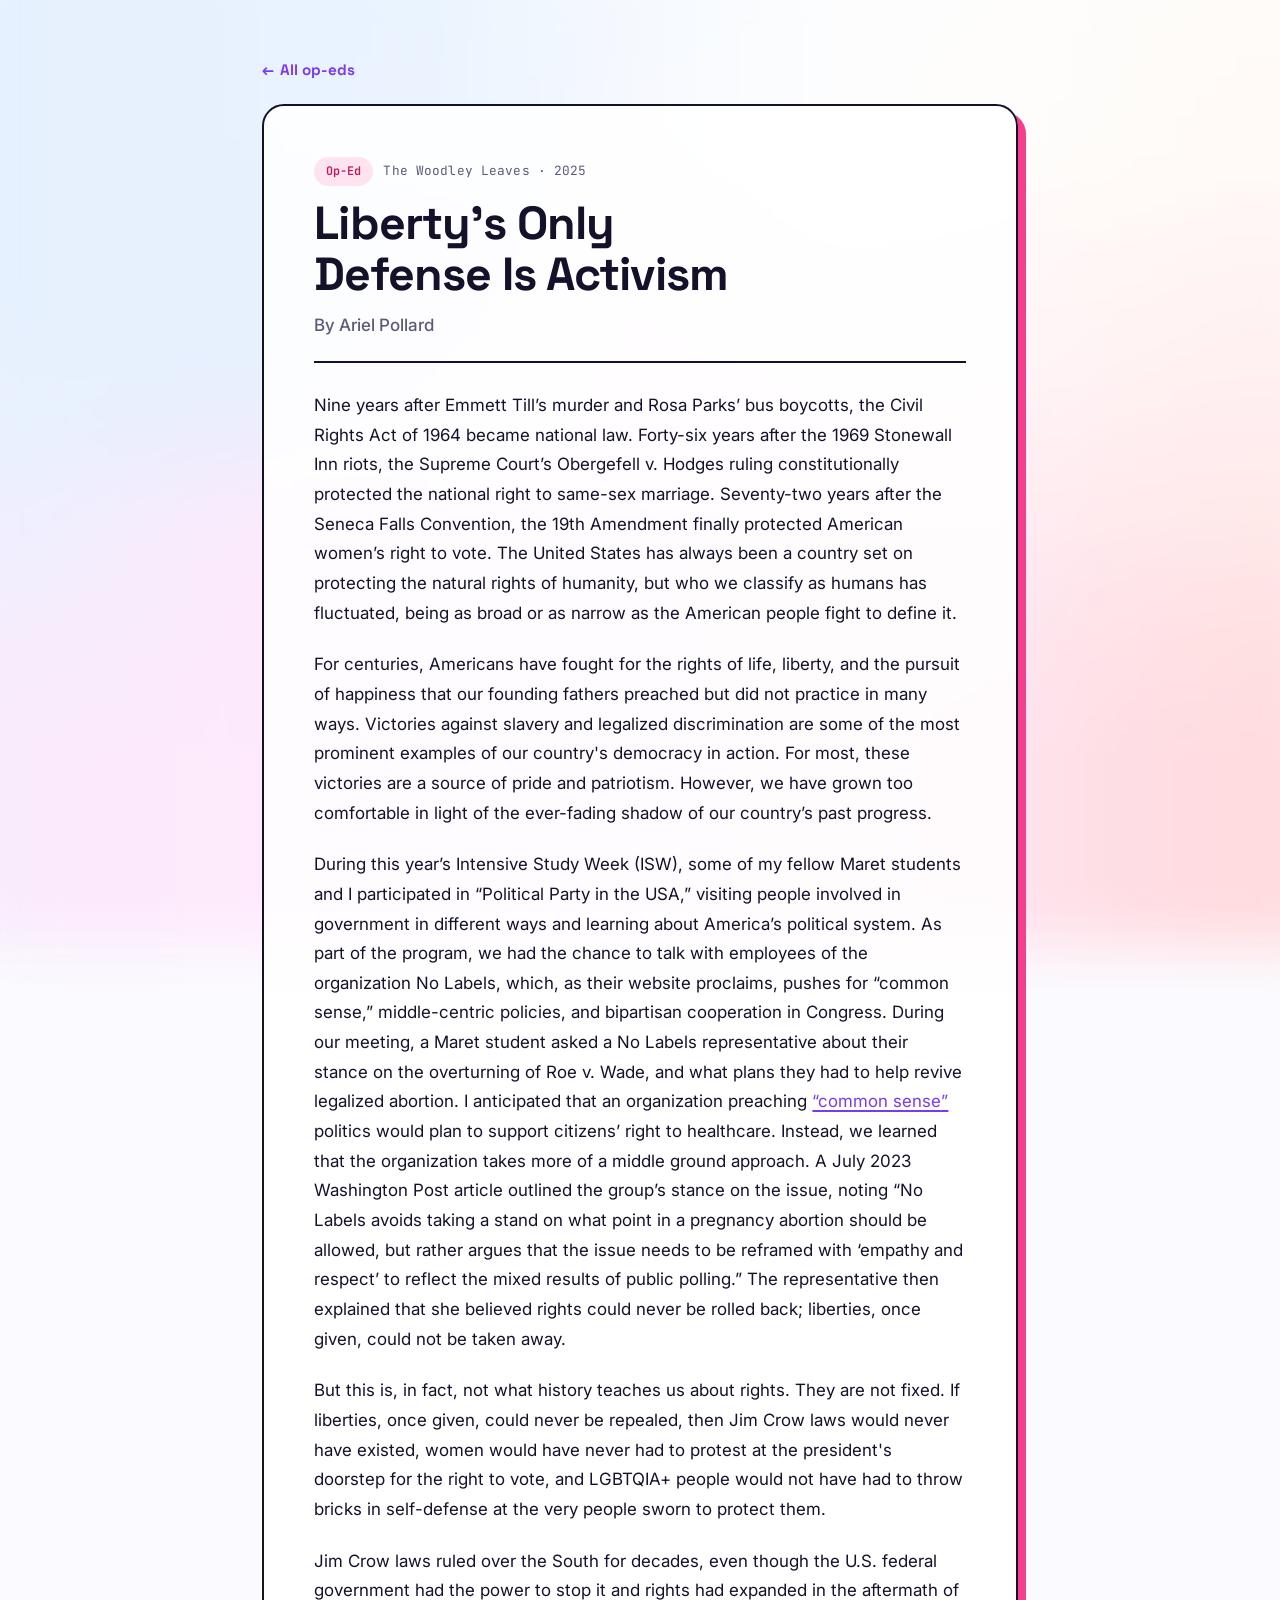
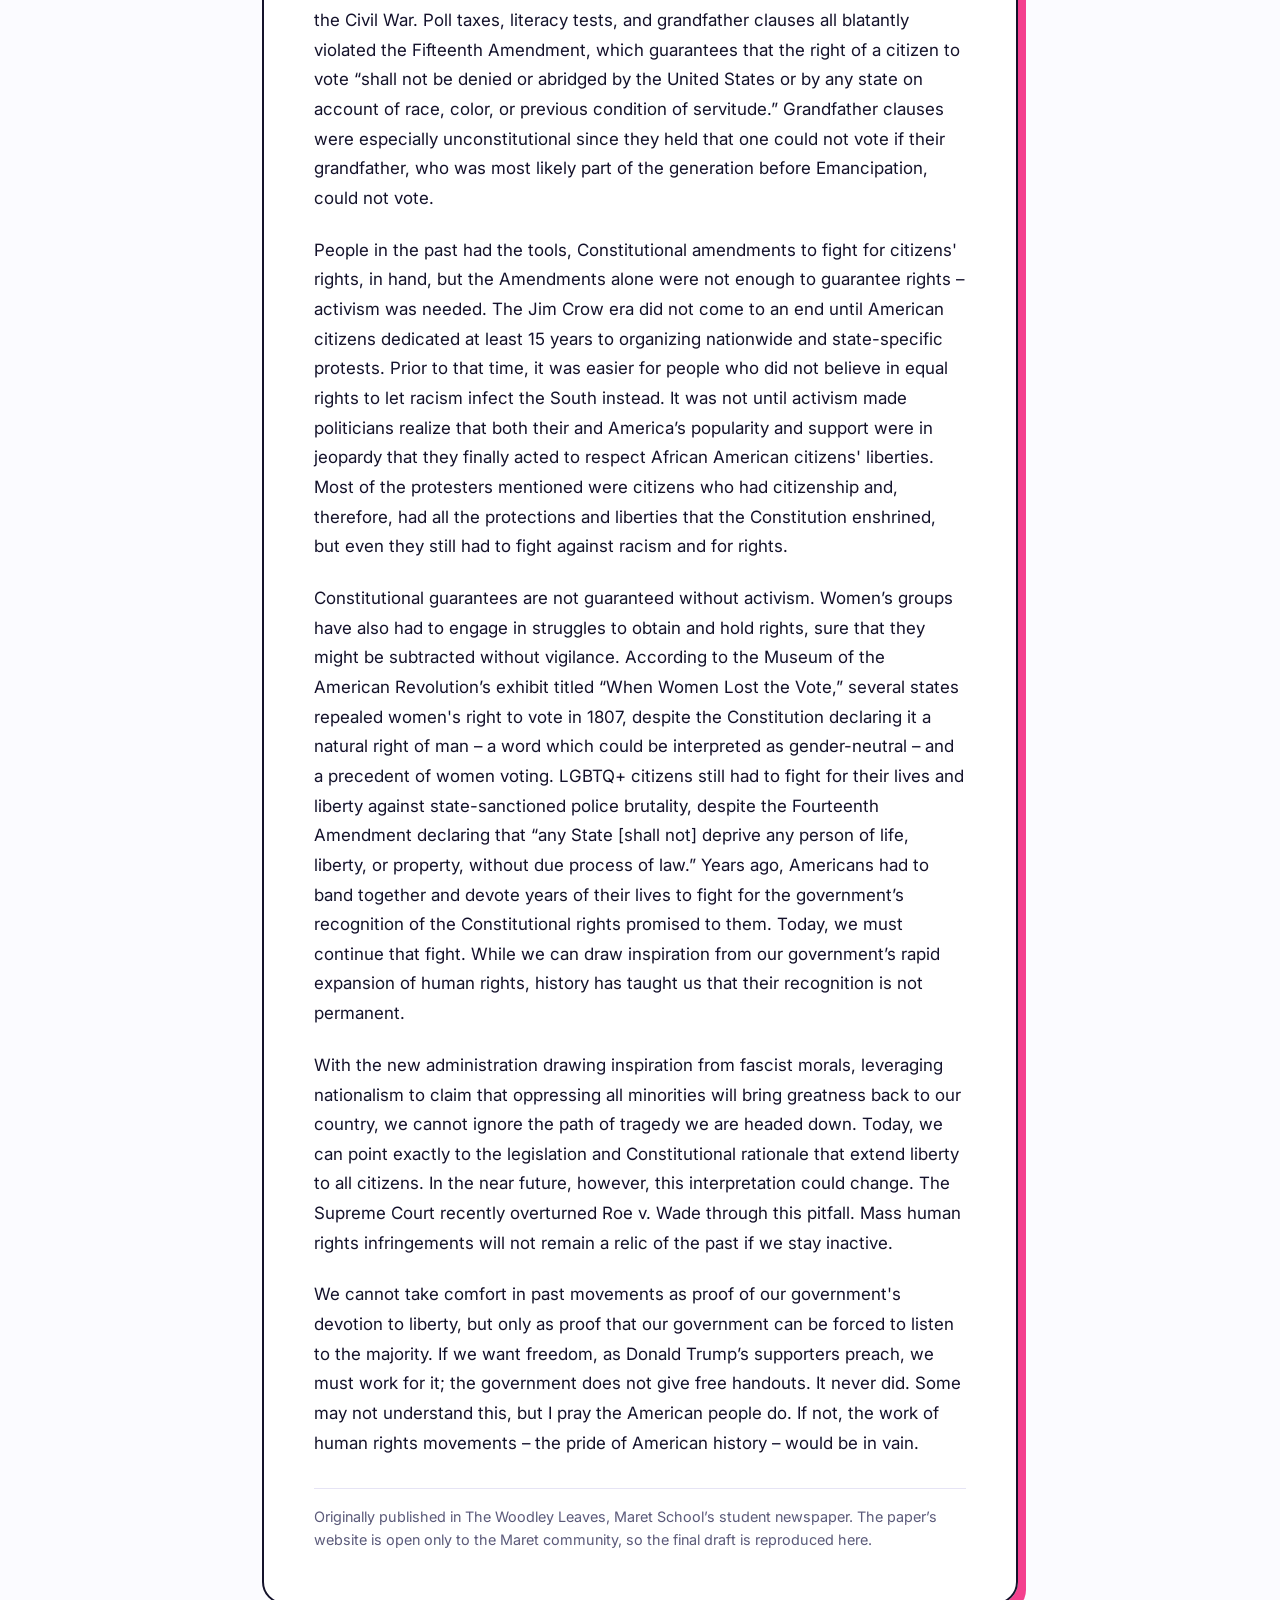
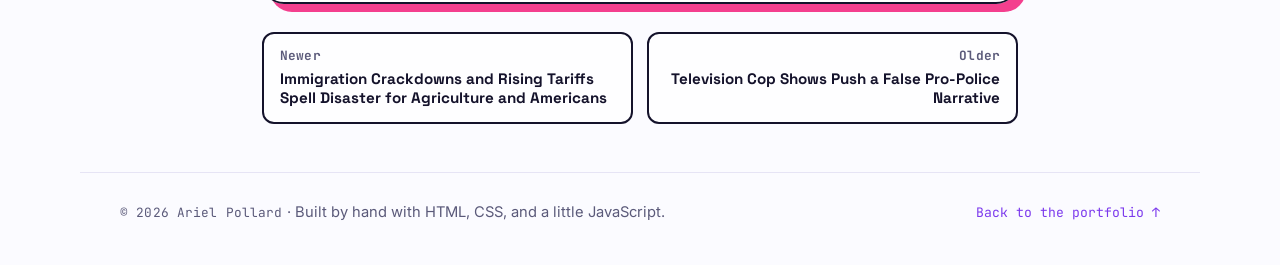
<file: writing/libertys-only-defense-is-activism.html>
<!DOCTYPE html>
<html lang="en">
<head>
<meta charset="UTF-8" />
<meta name="viewport" content="width=device-width, initial-scale=1.0" />
<title>Liberty’s Only Defense Is Activism — Ariel Pollard</title>
<meta name="description" content="“Liberty’s Only Defense Is Activism”: an op-ed by Ariel Pollard for The Woodley Leaves, Maret School’s student newspaper, 2025." />
<meta property="og:title" content="Liberty’s Only Defense Is Activism" />
<meta property="og:description" content="“Liberty’s Only Defense Is Activism”: an op-ed by Ariel Pollard for The Woodley Leaves, Maret School’s student newspaper, 2025." />
<link rel="canonical" href="https://arielpollard.com/writing/libertys-only-defense-is-activism.html" />
<meta property="og:type" content="article" />
<meta property="og:url" content="https://arielpollard.com/writing/libertys-only-defense-is-activism.html" />
<link rel="icon" href="../favicon.svg" type="image/svg+xml" />
<link rel="preconnect" href="https://fonts.googleapis.com" />
<link rel="preconnect" href="https://fonts.gstatic.com" crossorigin />
<link rel="preload" as="style" href="https://fonts.googleapis.com/css2?family=Space+Grotesk:wght@500;700&family=Inter:wght@400;500;600&family=JetBrains+Mono:wght@400;600&display=swap" onload="this.onload=null;this.rel='stylesheet'" />
<noscript><link href="https://fonts.googleapis.com/css2?family=Space+Grotesk:wght@500;700&family=Inter:wght@400;500;600&family=JetBrains+Mono:wght@400;600&display=swap" rel="stylesheet" /></noscript>
<link rel="stylesheet" href="../styles.css?v=3" />
<link rel="stylesheet" href="writing.css" />
</head>
<body class="page--article">

<a href="#main-content" class="skip-link">Skip to main content</a>

<main id="main-content" class="article">
  <a class="article__back" href="index.html">All op-eds</a>

  <article class="article__sheet">
    <header class="article__header">
      <div class="card__meta"><span class="pill pill--pink">Op-Ed</span><span class="mono">The Woodley Leaves · 2025</span></div>
      <h1>Liberty’s Only Defense Is Activism</h1>
      <p class="article__byline">By Ariel Pollard</p>
    </header>
    <div class="article__body">
    <p>Nine years after Emmett Till’s murder and Rosa Parks’ bus boycotts, the Civil Rights Act of 1964 became national law. Forty-six years after the 1969 Stonewall Inn riots, the Supreme Court’s Obergefell v. Hodges ruling constitutionally protected the national right to same-sex marriage. Seventy-two years after the Seneca Falls Convention, the 19th Amendment finally protected American women’s right to vote. The United States has always been a country set on protecting the natural rights of humanity, but who we classify as humans has fluctuated, being as broad or as narrow as the American people fight to define it.</p>
    <p>For centuries, Americans have fought for the rights of life, liberty, and the pursuit of happiness that our founding fathers preached but did not practice in many ways. Victories against slavery and legalized discrimination are some of the most prominent examples of our country's democracy in action. For most, these victories are a source of pride and patriotism. However, we have grown too comfortable in light of the ever-fading shadow of our country’s past progress.</p>
    <p>During this year’s Intensive Study Week (ISW), some of my fellow Maret students and I participated in “Political Party in the USA,” visiting people involved in government in different ways and learning about America’s political system. As part of the program, we had the chance to talk with employees of the organization No Labels, which, as their website proclaims, pushes for “common sense,” middle-centric policies, and bipartisan cooperation in Congress. During our meeting, a Maret student asked a No Labels representative about their stance on the overturning of Roe v. Wade, and what plans they had to help revive legalized abortion. I anticipated that an organization preaching <a href="https://nolabels.org/" target="_blank" rel="noopener">“common sense”</a> politics would plan to support citizens’ right to healthcare. Instead, we learned that the organization takes more of a middle ground approach. A July 2023 Washington Post article outlined the group’s stance on the issue, noting “No Labels avoids taking a stand on what point in a pregnancy abortion should be allowed, but rather argues that the issue needs to be reframed with ‘empathy and respect’ to reflect the mixed results of public polling.” The representative then explained that she believed rights could never be rolled back; liberties, once given, could not be taken away.</p>
    <p>But this is, in fact, not what history teaches us about rights. They are not fixed. If liberties, once given, could never be repealed, then Jim Crow laws would never have existed, women would have never had to protest at the president's doorstep for the right to vote, and LGBTQIA+ people would not have had to throw bricks in self-defense at the very people sworn to protect them.</p>
    <p>Jim Crow laws ruled over the South for decades, even though the U.S. federal government had the power to stop it and rights had expanded in the aftermath of the Civil War. Poll taxes, literacy tests, and grandfather clauses all blatantly violated the Fifteenth Amendment, which guarantees that the right of a citizen to vote “shall not be denied or abridged by the United States or by any state on account of race, color, or previous condition of servitude.” Grandfather clauses were especially unconstitutional since they held that one could not vote if their grandfather, who was most likely part of the generation before Emancipation, could not vote.</p>
    <p>People in the past had the tools, Constitutional amendments to fight for citizens' rights, in hand, but the Amendments alone were not enough to guarantee rights – activism was needed. The Jim Crow era did not come to an end until American citizens dedicated at least 15 years to organizing nationwide and state-specific protests. Prior to that time, it was easier for people who did not believe in equal rights to let racism infect the South instead. It was not until activism made politicians realize that both their and America’s popularity and support were in jeopardy that they finally acted to respect African American citizens' liberties. Most of the protesters mentioned were citizens who had citizenship and, therefore, had all the protections and liberties that the Constitution enshrined, but even they still had to fight against racism and for rights.</p>
    <p>Constitutional guarantees are not guaranteed without activism. Women’s groups have also had to engage in struggles to obtain and hold rights, sure that they might be subtracted without vigilance. According to the Museum of the American Revolution’s exhibit titled “When Women Lost the Vote,” several states repealed women's right to vote in 1807, despite the Constitution declaring it a natural right of man – a word which could be interpreted as gender-neutral – and a precedent of women voting. LGBTQ+ citizens still had to fight for their lives and liberty against state-sanctioned police brutality, despite the Fourteenth Amendment declaring that “any State [shall not] deprive any person of life, liberty, or property, without due process of law.” Years ago, Americans had to band together and devote years of their lives to fight for the government’s recognition of the Constitutional rights promised to them. Today, we must continue that fight. While we can draw inspiration from our government’s rapid expansion of human rights, history has taught us that their recognition is not permanent.</p>
    <p>With the new administration drawing inspiration from fascist morals, leveraging nationalism to claim that oppressing all minorities will bring greatness back to our country, we cannot ignore the path of tragedy we are headed down. Today, we can point exactly to the legislation and Constitutional rationale that extend liberty to all citizens. In the near future, however, this interpretation could change. The Supreme Court recently overturned Roe v. Wade through this pitfall. Mass human rights infringements will not remain a relic of the past if we stay inactive.</p>
    <p>We cannot take comfort in past movements as proof of our government's devotion to liberty, but only as proof that our government can be forced to listen to the majority. If we want freedom, as Donald Trump’s supporters preach, we must work for it; the government does not give free handouts. It never did. Some may not understand this, but I pray the American people do. If not, the work of human rights movements – the pride of American history – would be in vain.</p>
    </div>
    <p class="article__note">Originally published in The Woodley Leaves, Maret School’s student newspaper. The paper’s website is open only to the Maret community, so the final draft is reproduced here.</p>
  </article>

  <nav class="article__nav" aria-label="More op-eds">
    <a class="article__nav-link article__nav-link--prev" href="immigration-crackdowns-and-tariffs.html"><span class="mono">Newer</span>Immigration Crackdowns and Rising Tariffs Spell Disaster for Agriculture and Americans</a>
    <a class="article__nav-link article__nav-link--next" href="cop-shows-pro-police-narrative.html"><span class="mono">Older</span>Television Cop Shows Push a False Pro-Police Narrative</a>
  </nav>
</main>

<footer class="footer">
  <p><span class="mono">© 2026 Ariel Pollard</span> · Built by hand with HTML, CSS, and a little JavaScript.</p>
  <a href="../index.html" class="footer__top">Back to the portfolio ↑</a>
</footer>

</body>
</html>
</file>
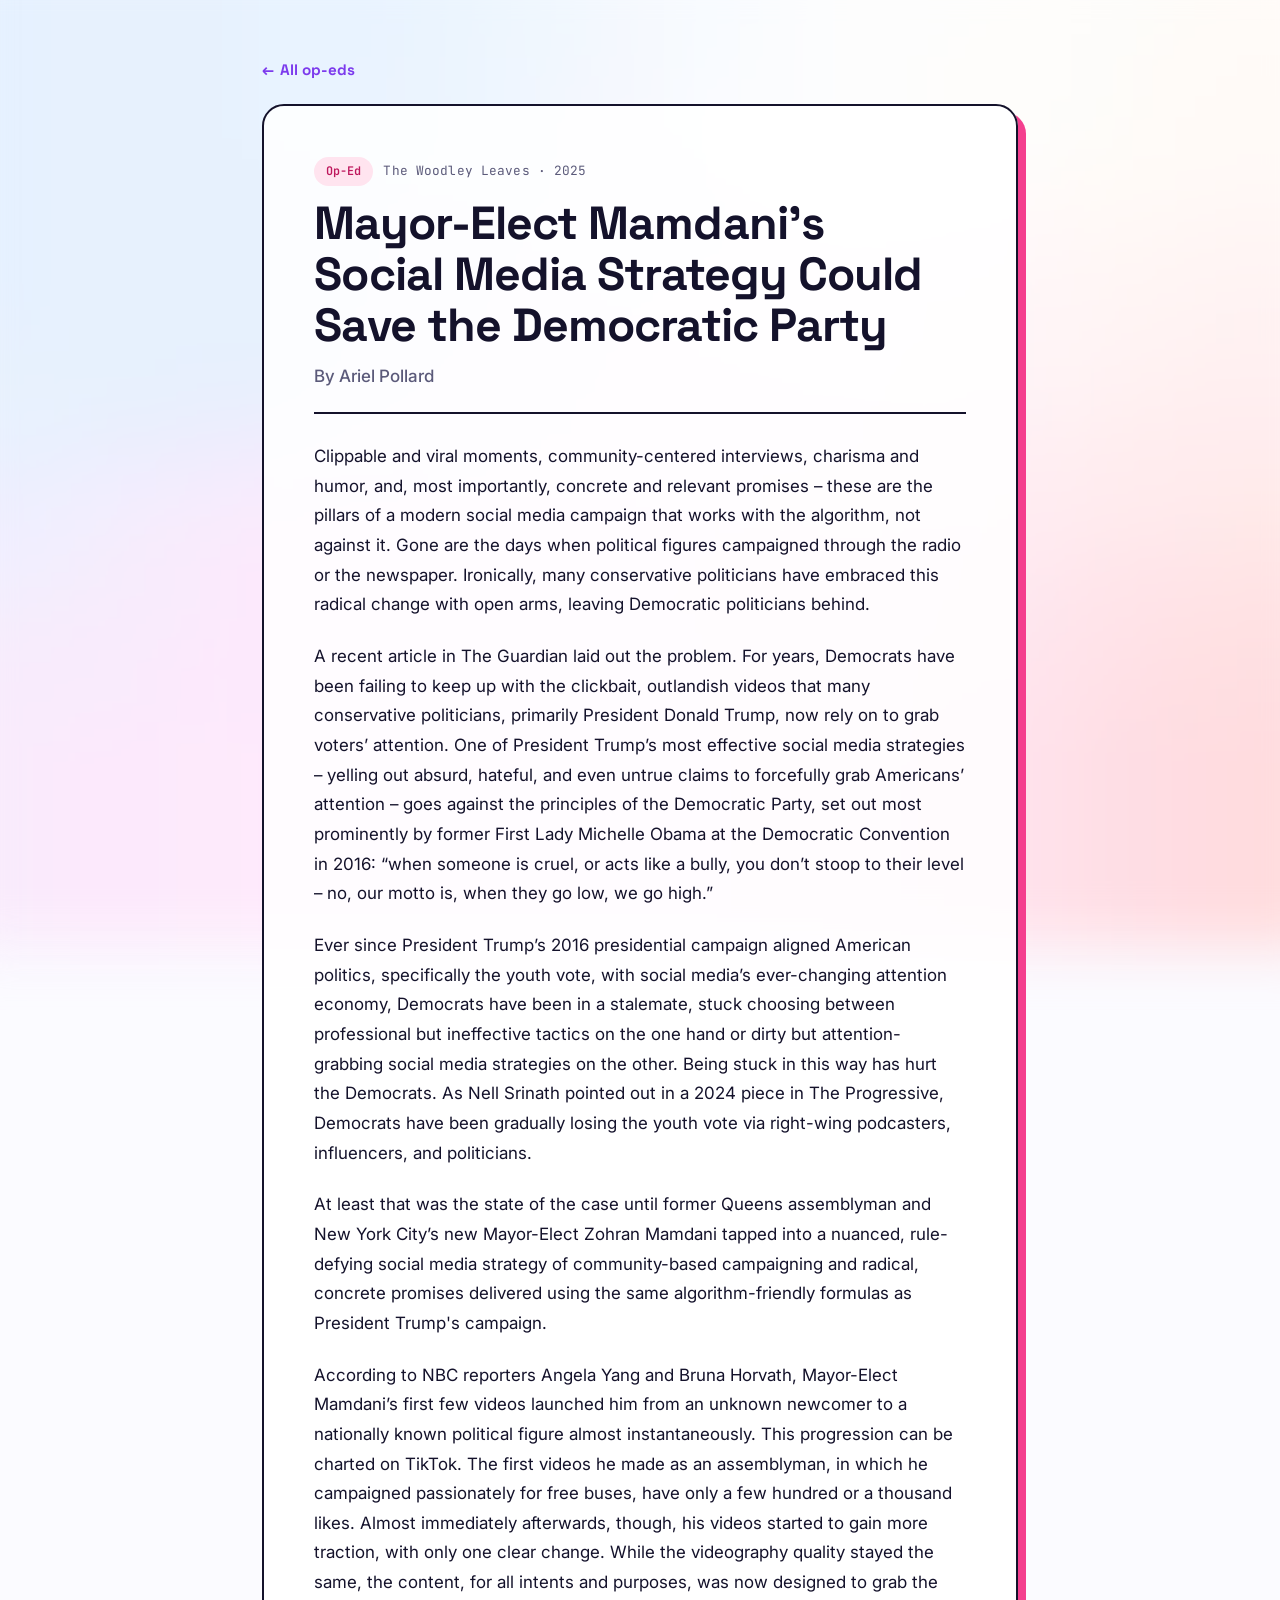
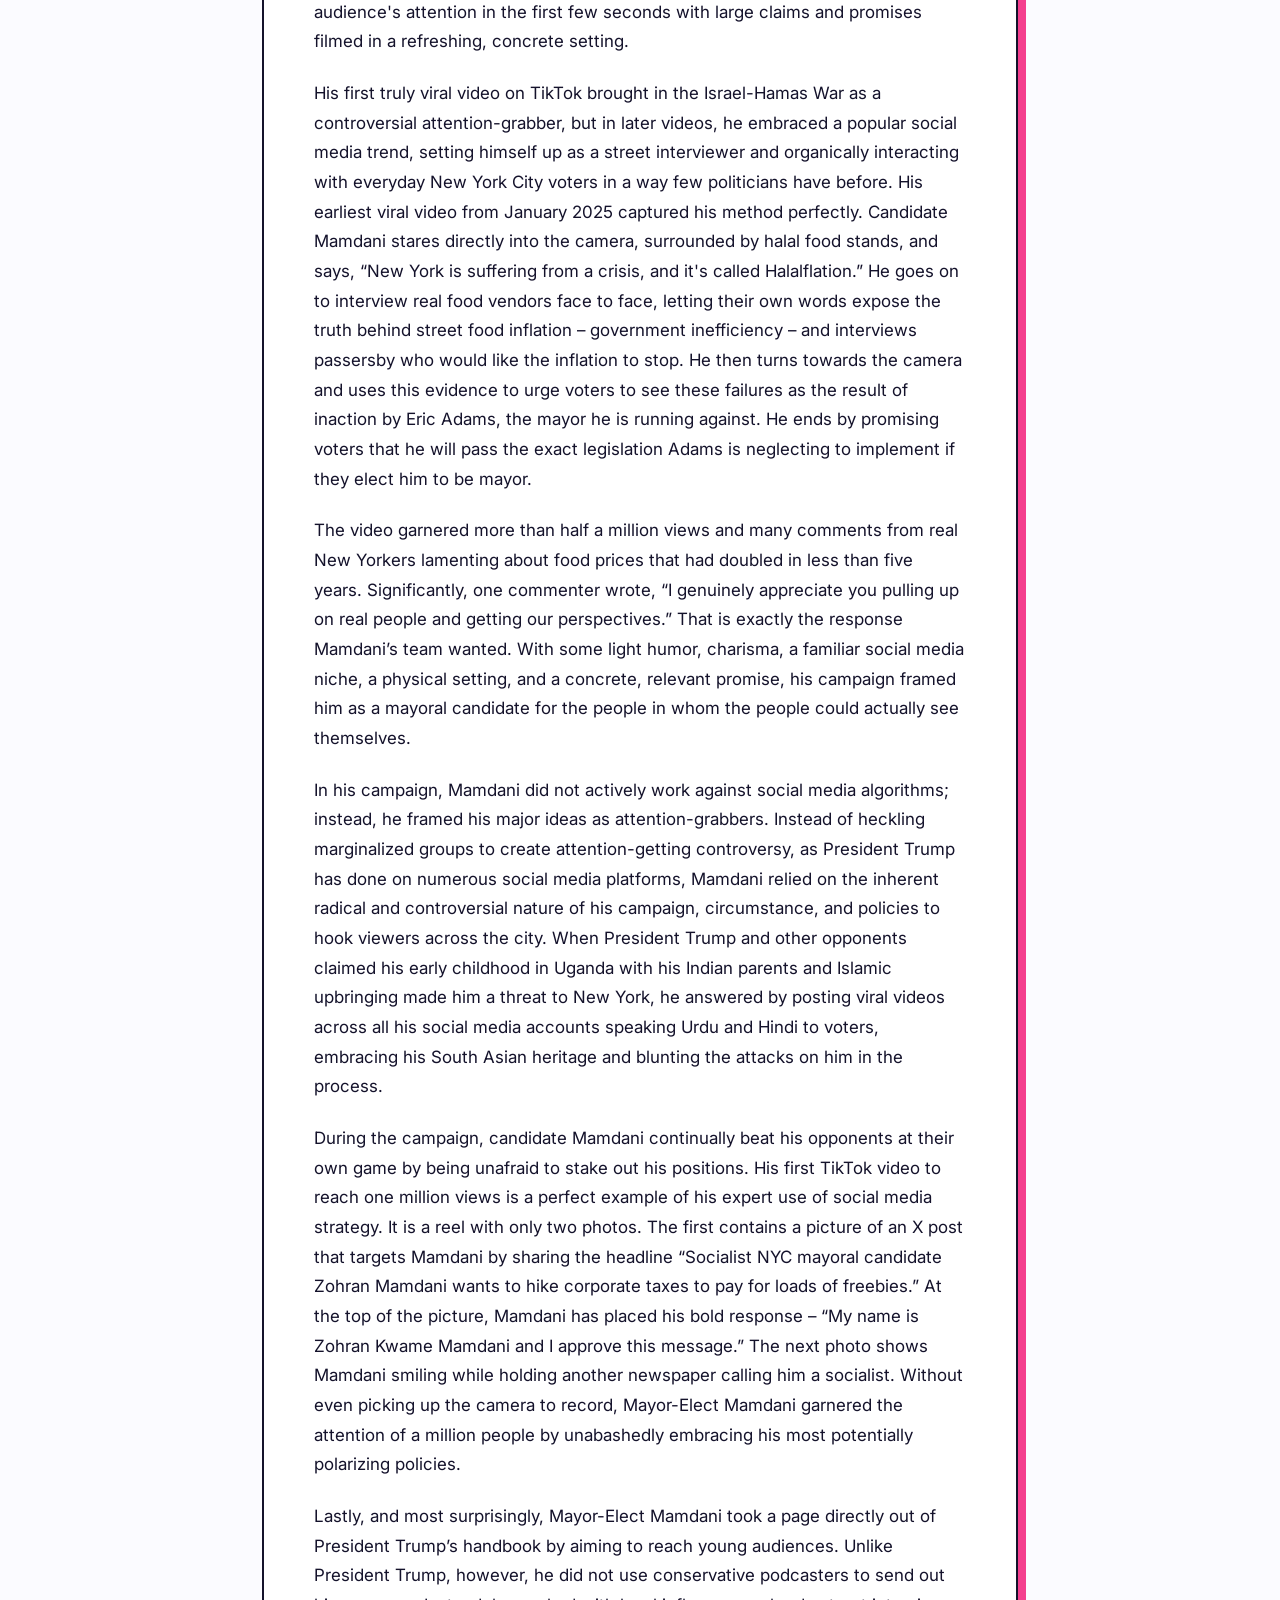
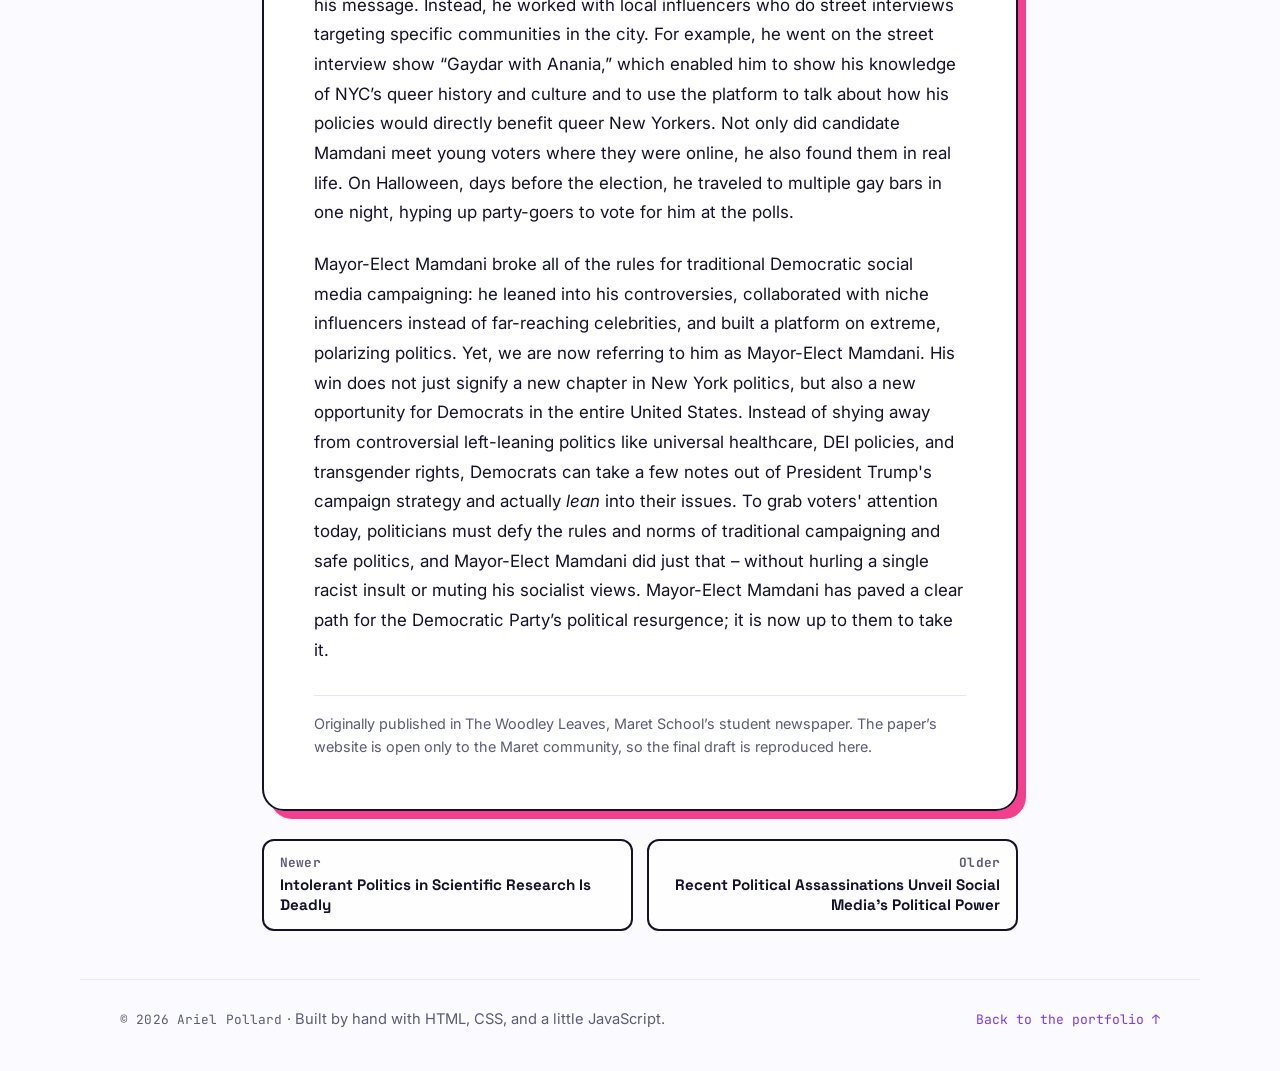
<file: writing/mamdani-social-media-strategy.html>
<!DOCTYPE html>
<html lang="en">
<head>
<meta charset="UTF-8" />
<meta name="viewport" content="width=device-width, initial-scale=1.0" />
<title>Mayor-Elect Mamdani’s Social Media Strategy Could Save the Democratic Party — Ariel Pollard</title>
<meta name="description" content="“Mayor-Elect Mamdani’s Social Media Strategy Could Save the Democratic Party”: an op-ed by Ariel Pollard for The Woodley Leaves, Maret School’s student newspaper, 2025." />
<meta property="og:title" content="Mayor-Elect Mamdani’s Social Media Strategy Could Save the Democratic Party" />
<meta property="og:description" content="“Mayor-Elect Mamdani’s Social Media Strategy Could Save the Democratic Party”: an op-ed by Ariel Pollard for The Woodley Leaves, Maret School’s student newspaper, 2025." />
<link rel="canonical" href="https://arielpollard.com/writing/mamdani-social-media-strategy.html" />
<meta property="og:type" content="article" />
<meta property="og:url" content="https://arielpollard.com/writing/mamdani-social-media-strategy.html" />
<link rel="icon" href="../favicon.svg" type="image/svg+xml" />
<link rel="preconnect" href="https://fonts.googleapis.com" />
<link rel="preconnect" href="https://fonts.gstatic.com" crossorigin />
<link rel="preload" as="style" href="https://fonts.googleapis.com/css2?family=Space+Grotesk:wght@500;700&family=Inter:wght@400;500;600&family=JetBrains+Mono:wght@400;600&display=swap" onload="this.onload=null;this.rel='stylesheet'" />
<noscript><link href="https://fonts.googleapis.com/css2?family=Space+Grotesk:wght@500;700&family=Inter:wght@400;500;600&family=JetBrains+Mono:wght@400;600&display=swap" rel="stylesheet" /></noscript>
<link rel="stylesheet" href="../styles.css?v=3" />
<link rel="stylesheet" href="writing.css" />
</head>
<body class="page--article">

<a href="#main-content" class="skip-link">Skip to main content</a>

<main id="main-content" class="article">
  <a class="article__back" href="index.html">All op-eds</a>

  <article class="article__sheet">
    <header class="article__header">
      <div class="card__meta"><span class="pill pill--pink">Op-Ed</span><span class="mono">The Woodley Leaves · 2025</span></div>
      <h1>Mayor-Elect Mamdani’s Social Media Strategy Could Save the Democratic Party</h1>
      <p class="article__byline">By Ariel Pollard</p>
    </header>
    <div class="article__body">
    <p>Clippable and viral moments, community-centered interviews, charisma and humor, and, most importantly, concrete and relevant promises – these are the pillars of a modern social media campaign that works with the algorithm, not against it. Gone are the days when political figures campaigned through the radio or the newspaper. Ironically, many conservative politicians have embraced this radical change with open arms, leaving Democratic politicians behind.</p>
    <p>A recent article in The Guardian laid out the problem. For years, Democrats have been failing to keep up with the clickbait, outlandish videos that many conservative politicians, primarily President Donald Trump, now rely on to grab voters’ attention. One of President Trump’s most effective social media strategies – yelling out absurd, hateful, and even untrue claims to forcefully grab Americans’ attention – goes against the principles of the Democratic Party, set out most prominently by former First Lady Michelle Obama at the Democratic Convention in 2016: “when someone is cruel, or acts like a bully, you don’t stoop to their level – no, our motto is, when they go low, we go high.”</p>
    <p>Ever since President Trump’s 2016 presidential campaign aligned American politics, specifically the youth vote, with social media’s ever-changing attention economy, Democrats have been in a stalemate, stuck choosing between professional but ineffective tactics on the one hand or dirty but attention-grabbing social media strategies on the other. Being stuck in this way has hurt the Democrats. As Nell Srinath pointed out in a 2024 piece in The Progressive, Democrats have been gradually losing the youth vote via right-wing podcasters, influencers, and politicians.</p>
    <p>At least that was the state of the case until former Queens assemblyman and New York City’s new Mayor-Elect Zohran Mamdani tapped into a nuanced, rule-defying social media strategy of community-based campaigning and radical, concrete promises delivered using the same algorithm-friendly formulas as President Trump's campaign.</p>
    <p>According to NBC reporters Angela Yang and Bruna Horvath, Mayor-Elect Mamdani’s first few videos launched him from an unknown newcomer to a nationally known political figure almost instantaneously. This progression can be charted on TikTok. The first videos he made as an assemblyman, in which he campaigned passionately for free buses, have only a few hundred or a thousand likes. Almost immediately afterwards, though, his videos started to gain more traction, with only one clear change. While the videography quality stayed the same, the content, for all intents and purposes, was now designed to grab the audience's attention in the first few seconds with large claims and promises filmed in a refreshing, concrete setting.</p>
    <p>His first truly viral video on TikTok brought in the Israel-Hamas War as a controversial attention-grabber, but in later videos, he embraced a popular social media trend, setting himself up as a street interviewer and organically interacting with everyday New York City voters in a way few politicians have before. His earliest viral video from January 2025 captured his method perfectly. Candidate Mamdani stares directly into the camera, surrounded by halal food stands, and says, “New York is suffering from a crisis, and it's called Halalflation.” He goes on to interview real food vendors face to face, letting their own words expose the truth behind street food inflation – government inefficiency – and interviews passersby who would like the inflation to stop. He then turns towards the camera and uses this evidence to urge voters to see these failures as the result of inaction by Eric Adams, the mayor he is running against. He ends by promising voters that he will pass the exact legislation Adams is neglecting to implement if they elect him to be mayor.</p>
    <p>The video garnered more than half a million views and many comments from real New Yorkers lamenting about food prices that had doubled in less than five years. Significantly, one commenter wrote, “I genuinely appreciate you pulling up on real people and getting our perspectives.” That is exactly the response Mamdani’s team wanted. With some light humor, charisma, a familiar social media niche, a physical setting, and a concrete, relevant promise, his campaign framed him as a mayoral candidate for the people in whom the people could actually see themselves.</p>
    <p>In his campaign, Mamdani did not actively work against social media algorithms; instead, he framed his major ideas as attention-grabbers. Instead of heckling marginalized groups to create attention-getting controversy, as President Trump has done on numerous social media platforms, Mamdani relied on the inherent radical and controversial nature of his campaign, circumstance, and policies to hook viewers across the city. When President Trump and other opponents claimed his early childhood in Uganda with his Indian parents and Islamic upbringing made him a threat to New York, he answered by posting viral videos across all his social media accounts speaking Urdu and Hindi to voters, embracing his South Asian heritage and blunting the attacks on him in the process.</p>
    <p>During the campaign, candidate Mamdani continually beat his opponents at their own game by being unafraid to stake out his positions. His first TikTok video to reach one million views is a perfect example of his expert use of social media strategy. It is a reel with only two photos. The first contains a picture of an X post that targets Mamdani by sharing the headline “Socialist NYC mayoral candidate Zohran Mamdani wants to hike corporate taxes to pay for loads of freebies.” At the top of the picture, Mamdani has placed his bold response – “My name is Zohran Kwame Mamdani and I approve this message.” The next photo shows Mamdani smiling while holding another newspaper calling him a socialist. Without even picking up the camera to record, Mayor-Elect Mamdani garnered the attention of a million people by unabashedly embracing his most potentially polarizing policies.</p>
    <p>Lastly, and most surprisingly, Mayor-Elect Mamdani took a page directly out of President Trump’s handbook by aiming to reach young audiences. Unlike President Trump, however, he did not use conservative podcasters to send out his message. Instead, he worked with local influencers who do street interviews targeting specific communities in the city. For example, he went on the street interview show “Gaydar with Anania,” which enabled him to show his knowledge of NYC’s queer history and culture and to use the platform to talk about how his policies would directly benefit queer New Yorkers. Not only did candidate Mamdani meet young voters where they were online, he also found them in real life. On Halloween, days before the election, he traveled to multiple gay bars in one night, hyping up party-goers to vote for him at the polls.</p>
    <p>Mayor-Elect Mamdani broke all of the rules for traditional Democratic social media campaigning: he leaned into his controversies, collaborated with niche influencers instead of far-reaching celebrities, and built a platform on extreme, polarizing politics. Yet, we are now referring to him as Mayor-Elect Mamdani. His win does not just signify a new chapter in New York politics, but also a new opportunity for Democrats in the entire United States. Instead of shying away from controversial left-leaning politics like universal healthcare, DEI policies, and transgender rights, Democrats can take a few notes out of President Trump's campaign strategy and actually <em>lean</em> into their issues. To grab voters' attention today, politicians must defy the rules and norms of traditional campaigning and safe politics, and Mayor-Elect Mamdani did just that – without hurling a single racist insult or muting his socialist views. Mayor-Elect Mamdani has paved a clear path for the Democratic Party’s political resurgence; it is now up to them to take it.</p>
    </div>
    <p class="article__note">Originally published in The Woodley Leaves, Maret School’s student newspaper. The paper’s website is open only to the Maret community, so the final draft is reproduced here.</p>
  </article>

  <nav class="article__nav" aria-label="More op-eds">
    <a class="article__nav-link article__nav-link--prev" href="intolerant-politics-in-scientific-research.html"><span class="mono">Newer</span>Intolerant Politics in Scientific Research Is Deadly</a>
    <a class="article__nav-link article__nav-link--next" href="political-assassinations-social-media-power.html"><span class="mono">Older</span>Recent Political Assassinations Unveil Social Media’s Political Power</a>
  </nav>
</main>

<footer class="footer">
  <p><span class="mono">© 2026 Ariel Pollard</span> · Built by hand with HTML, CSS, and a little JavaScript.</p>
  <a href="../index.html" class="footer__top">Back to the portfolio ↑</a>
</footer>

</body>
</html>
</file>
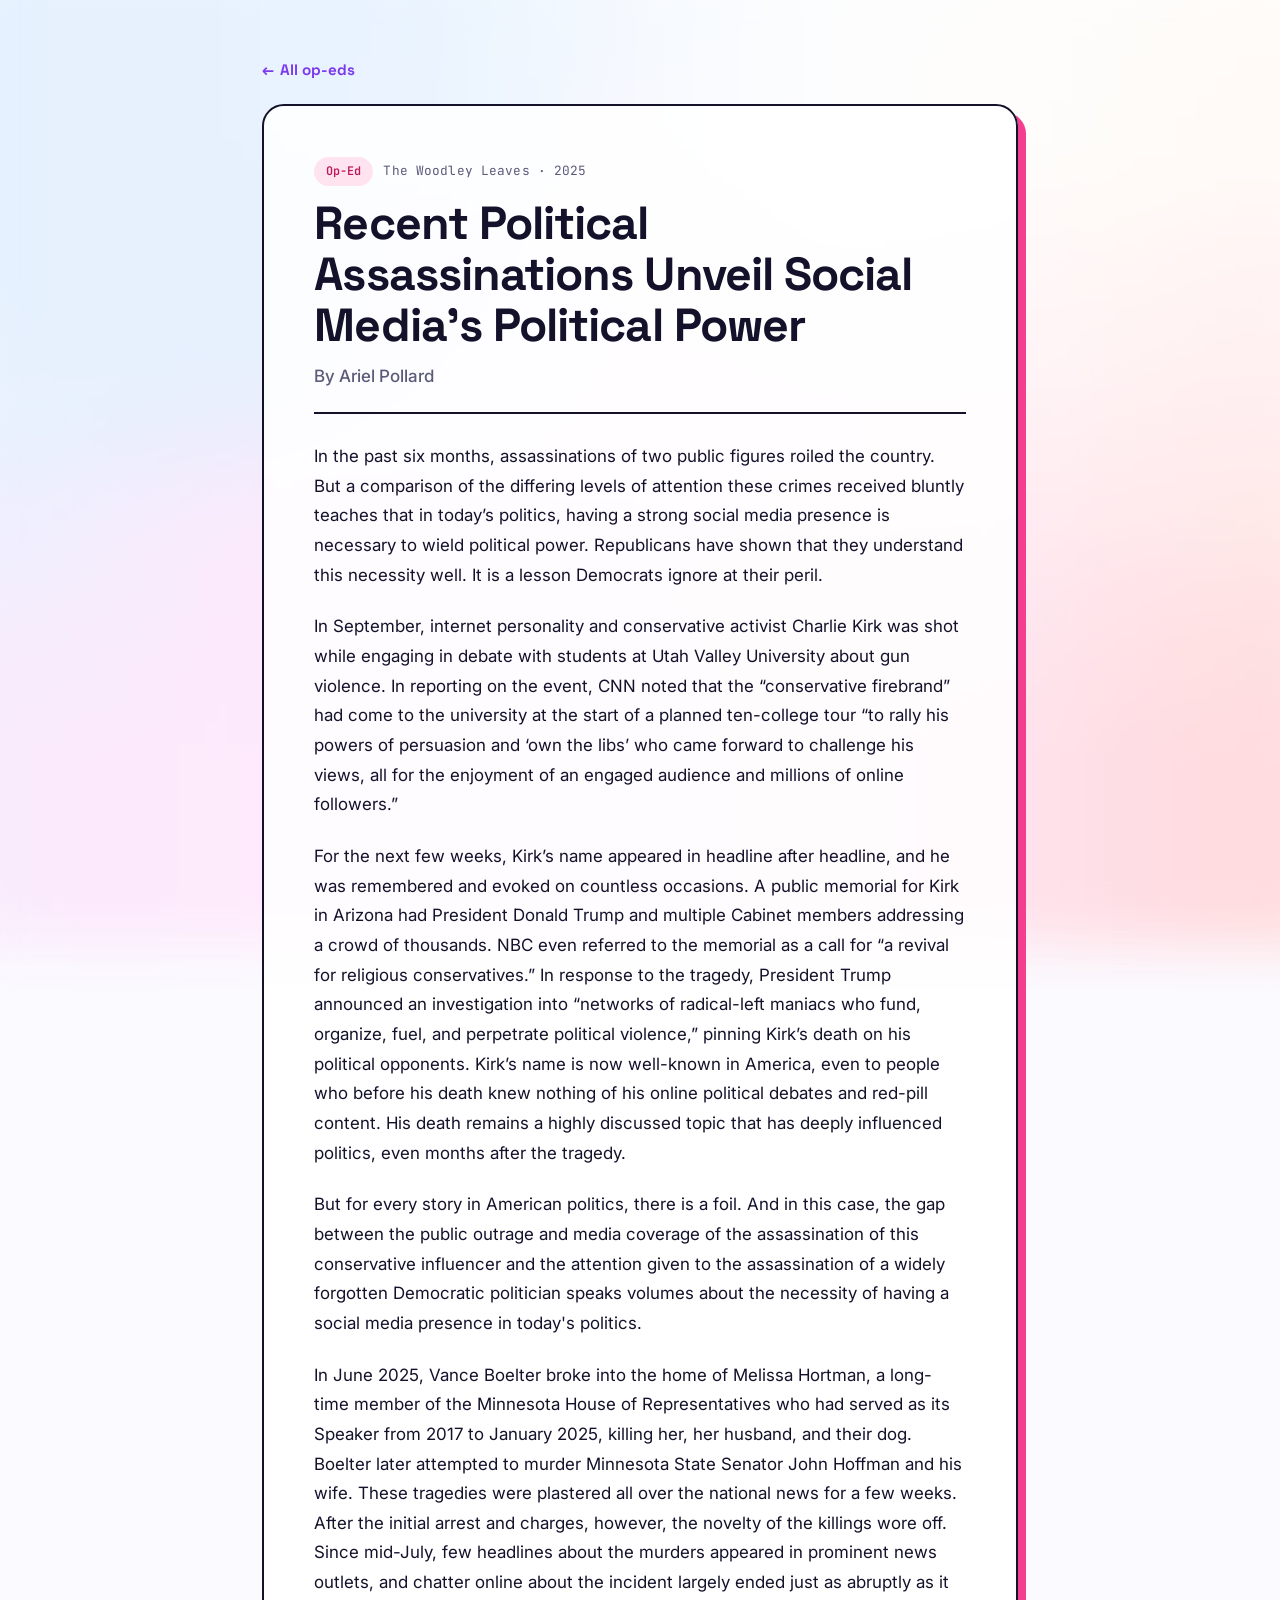
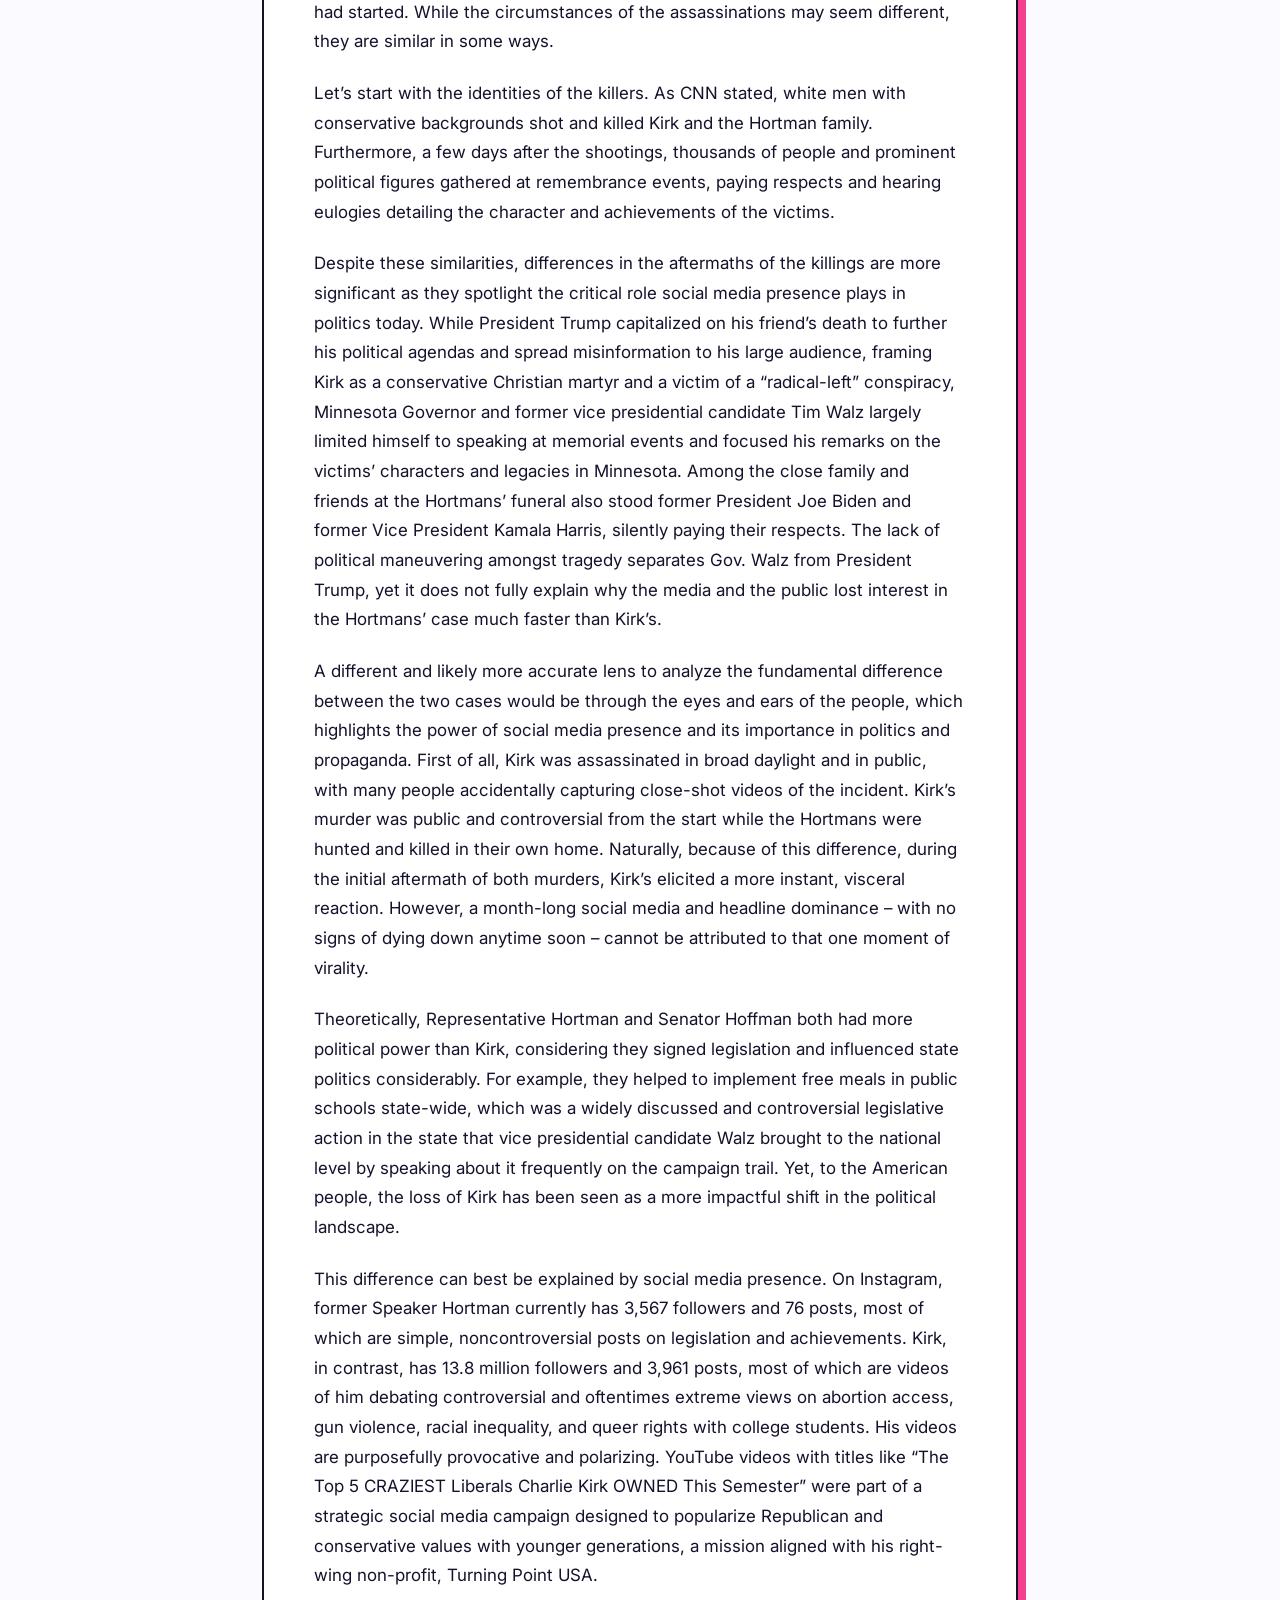
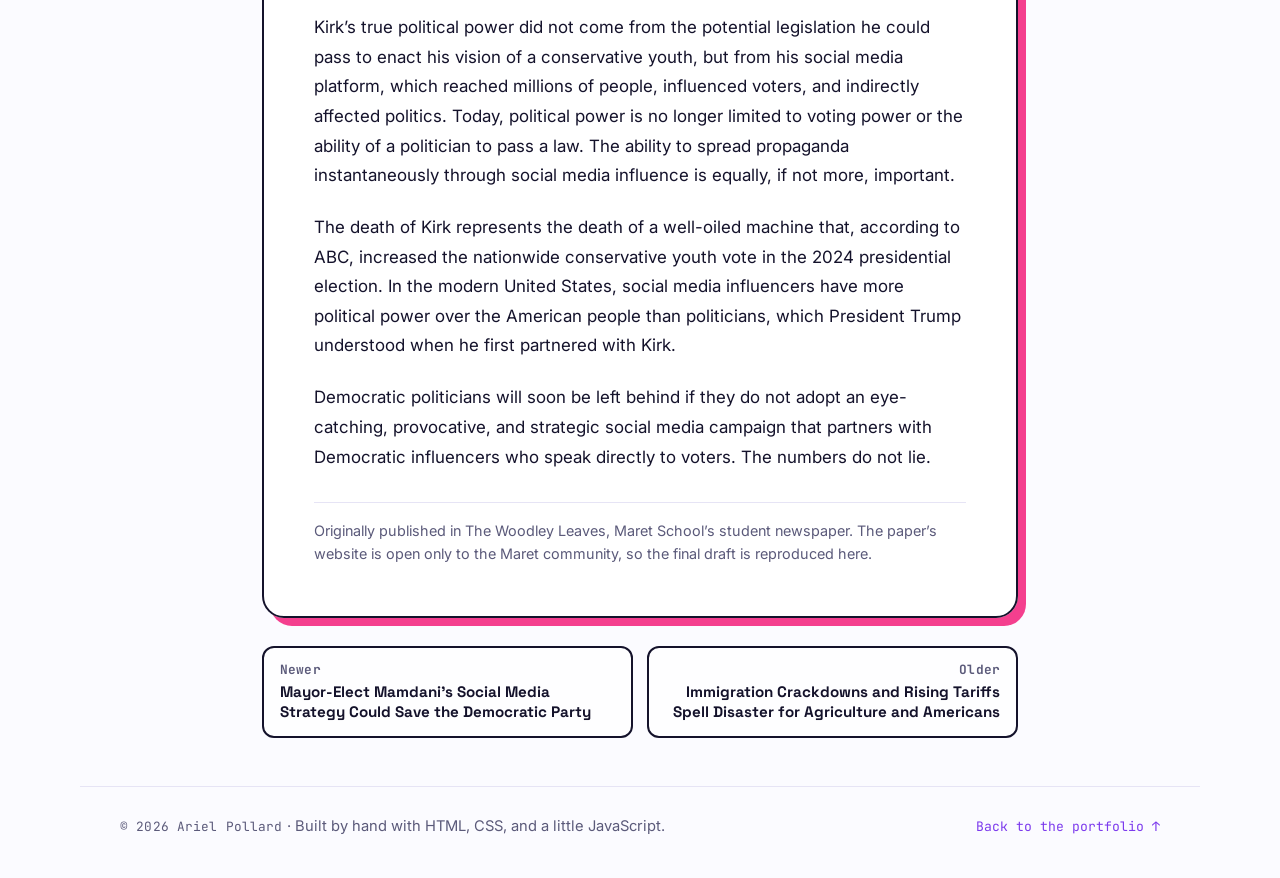
<file: writing/political-assassinations-social-media-power.html>
<!DOCTYPE html>
<html lang="en">
<head>
<meta charset="UTF-8" />
<meta name="viewport" content="width=device-width, initial-scale=1.0" />
<title>Recent Political Assassinations Unveil Social Media’s Political Power — Ariel Pollard</title>
<meta name="description" content="“Recent Political Assassinations Unveil Social Media’s Political Power”: an op-ed by Ariel Pollard for The Woodley Leaves, Maret School’s student newspaper, 2025." />
<meta property="og:title" content="Recent Political Assassinations Unveil Social Media’s Political Power" />
<meta property="og:description" content="“Recent Political Assassinations Unveil Social Media’s Political Power”: an op-ed by Ariel Pollard for The Woodley Leaves, Maret School’s student newspaper, 2025." />
<link rel="canonical" href="https://arielpollard.com/writing/political-assassinations-social-media-power.html" />
<meta property="og:type" content="article" />
<meta property="og:url" content="https://arielpollard.com/writing/political-assassinations-social-media-power.html" />
<link rel="icon" href="../favicon.svg" type="image/svg+xml" />
<link rel="preconnect" href="https://fonts.googleapis.com" />
<link rel="preconnect" href="https://fonts.gstatic.com" crossorigin />
<link rel="preload" as="style" href="https://fonts.googleapis.com/css2?family=Space+Grotesk:wght@500;700&family=Inter:wght@400;500;600&family=JetBrains+Mono:wght@400;600&display=swap" onload="this.onload=null;this.rel='stylesheet'" />
<noscript><link href="https://fonts.googleapis.com/css2?family=Space+Grotesk:wght@500;700&family=Inter:wght@400;500;600&family=JetBrains+Mono:wght@400;600&display=swap" rel="stylesheet" /></noscript>
<link rel="stylesheet" href="../styles.css?v=3" />
<link rel="stylesheet" href="writing.css" />
</head>
<body class="page--article">

<a href="#main-content" class="skip-link">Skip to main content</a>

<main id="main-content" class="article">
  <a class="article__back" href="index.html">All op-eds</a>

  <article class="article__sheet">
    <header class="article__header">
      <div class="card__meta"><span class="pill pill--pink">Op-Ed</span><span class="mono">The Woodley Leaves · 2025</span></div>
      <h1>Recent Political Assassinations Unveil Social Media’s Political Power</h1>
      <p class="article__byline">By Ariel Pollard</p>
    </header>
    <div class="article__body">
    <p>In the past six months, assassinations of two public figures roiled the country. But a comparison of the differing levels of attention these crimes received bluntly teaches that in today’s politics, having a strong social media presence is necessary to wield political power. Republicans have shown that they understand this necessity well. It is a lesson Democrats ignore at their peril.</p>
    <p>In September, internet personality and conservative activist Charlie Kirk was shot while engaging in debate with students at Utah Valley University about gun violence. In reporting on the event, CNN noted that the “conservative firebrand” had come to the university at the start of a planned ten-college tour “to rally his powers of persuasion and ‘own the libs’ who came forward to challenge his views, all for the enjoyment of an engaged audience and millions of online followers.”</p>
    <p>For the next few weeks, Kirk’s name appeared in headline after headline, and he was remembered and evoked on countless occasions. A public memorial for Kirk in Arizona had President Donald Trump and multiple Cabinet members addressing a crowd of thousands. NBC even referred to the memorial as a call for “a revival for religious conservatives.” In response to the tragedy, President Trump announced an investigation into “networks of radical-left maniacs who fund, organize, fuel, and perpetrate political violence,” pinning Kirk’s death on his political opponents. Kirk’s name is now well-known in America, even to people who before his death knew nothing of his online political debates and red-pill content. His death remains a highly discussed topic that has deeply influenced politics, even months after the tragedy.</p>
    <p>But for every story in American politics, there is a foil. And in this case, the gap between the public outrage and media coverage of the assassination of this conservative influencer and the attention given to the assassination of a widely forgotten Democratic politician speaks volumes about the necessity of having a social media presence in today's politics.</p>
    <p>In June 2025, Vance Boelter broke into the home of Melissa Hortman, a long-time member of the Minnesota House of Representatives who had served as its Speaker from 2017 to January 2025, killing her, her husband, and their dog. Boelter later attempted to murder Minnesota State Senator John Hoffman and his wife. These tragedies were plastered all over the national news for a few weeks. After the initial arrest and charges, however, the novelty of the killings wore off. Since mid-July, few headlines about the murders appeared in prominent news outlets, and chatter online about the incident largely ended just as abruptly as it had started. While the circumstances of the assassinations may seem different, they are similar in some ways.</p>
    <p>Let’s start with the identities of the killers. As CNN stated, white men with conservative backgrounds shot and killed Kirk and the Hortman family. Furthermore, a few days after the shootings, thousands of people and prominent political figures gathered at remembrance events, paying respects and hearing eulogies detailing the character and achievements of the victims.</p>
    <p>Despite these similarities, differences in the aftermaths of the killings are more significant as they spotlight the critical role social media presence plays in politics today. While President Trump capitalized on his friend’s death to further his political agendas and spread misinformation to his large audience, framing Kirk as a conservative Christian martyr and a victim of a “radical-left” conspiracy, Minnesota Governor and former vice presidential candidate Tim Walz largely limited himself to speaking at memorial events and focused his remarks on the victims’ characters and legacies in Minnesota. Among the close family and friends at the Hortmans’ funeral also stood former President Joe Biden and former Vice President Kamala Harris, silently paying their respects. The lack of political maneuvering amongst tragedy separates Gov. Walz from President Trump, yet it does not fully explain why the media and the public lost interest in the Hortmans’ case much faster than Kirk’s.</p>
    <p>A different and likely more accurate lens to analyze the fundamental difference between the two cases would be through the eyes and ears of the people, which highlights the power of social media presence and its importance in politics and propaganda. First of all, Kirk was assassinated in broad daylight and in public, with many people accidentally capturing close-shot videos of the incident. Kirk’s murder was public and controversial from the start while the Hortmans were hunted and killed in their own home. Naturally, because of this difference, during the initial aftermath of both murders, Kirk’s elicited a more instant, visceral reaction. However, a month-long social media and headline dominance – with no signs of dying down anytime soon – cannot be attributed to that one moment of virality.</p>
    <p>Theoretically, Representative Hortman and Senator Hoffman both had more political power than Kirk, considering they signed legislation and influenced state politics considerably. For example, they helped to implement free meals in public schools state-wide, which was a widely discussed and controversial legislative action in the state that vice presidential candidate Walz brought to the national level by speaking about it frequently on the campaign trail. Yet, to the American people, the loss of Kirk has been seen as a more impactful shift in the political landscape.</p>
    <p>This difference can best be explained by social media presence. On Instagram, former Speaker Hortman currently has 3,567 followers and 76 posts, most of which are simple, noncontroversial posts on legislation and achievements. Kirk, in contrast, has 13.8 million followers and 3,961 posts, most of which are videos of him debating controversial and oftentimes extreme views on abortion access, gun violence, racial inequality, and queer rights with college students. His videos are purposefully provocative and polarizing. YouTube videos with titles like “The Top 5 CRAZIEST Liberals Charlie Kirk OWNED This Semester” were part of a strategic social media campaign designed to popularize Republican and conservative values with younger generations, a mission aligned with his right-wing non-profit, Turning Point USA.</p>
    <p>Kirk’s true political power did not come from the potential legislation he could pass to enact his vision of a conservative youth, but from his social media platform, which reached millions of people, influenced voters, and indirectly affected politics. Today, political power is no longer limited to voting power or the ability of a politician to pass a law. The ability to spread propaganda instantaneously through social media influence is equally, if not more, important.</p>
    <p>The death of Kirk represents the death of a well-oiled machine that, according to ABC, increased the nationwide conservative youth vote in the 2024 presidential election. In the modern United States, social media influencers have more political power over the American people than politicians, which President Trump understood when he first partnered with Kirk.</p>
    <p>Democratic politicians will soon be left behind if they do not adopt an eye-catching, provocative, and strategic social media campaign that partners with Democratic influencers who speak directly to voters. The numbers do not lie.</p>
    </div>
    <p class="article__note">Originally published in The Woodley Leaves, Maret School’s student newspaper. The paper’s website is open only to the Maret community, so the final draft is reproduced here.</p>
  </article>

  <nav class="article__nav" aria-label="More op-eds">
    <a class="article__nav-link article__nav-link--prev" href="mamdani-social-media-strategy.html"><span class="mono">Newer</span>Mayor-Elect Mamdani’s Social Media Strategy Could Save the Democratic Party</a>
    <a class="article__nav-link article__nav-link--next" href="immigration-crackdowns-and-tariffs.html"><span class="mono">Older</span>Immigration Crackdowns and Rising Tariffs Spell Disaster for Agriculture and Americans</a>
  </nav>
</main>

<footer class="footer">
  <p><span class="mono">© 2026 Ariel Pollard</span> · Built by hand with HTML, CSS, and a little JavaScript.</p>
  <a href="../index.html" class="footer__top">Back to the portfolio ↑</a>
</footer>

</body>
</html>
</file>
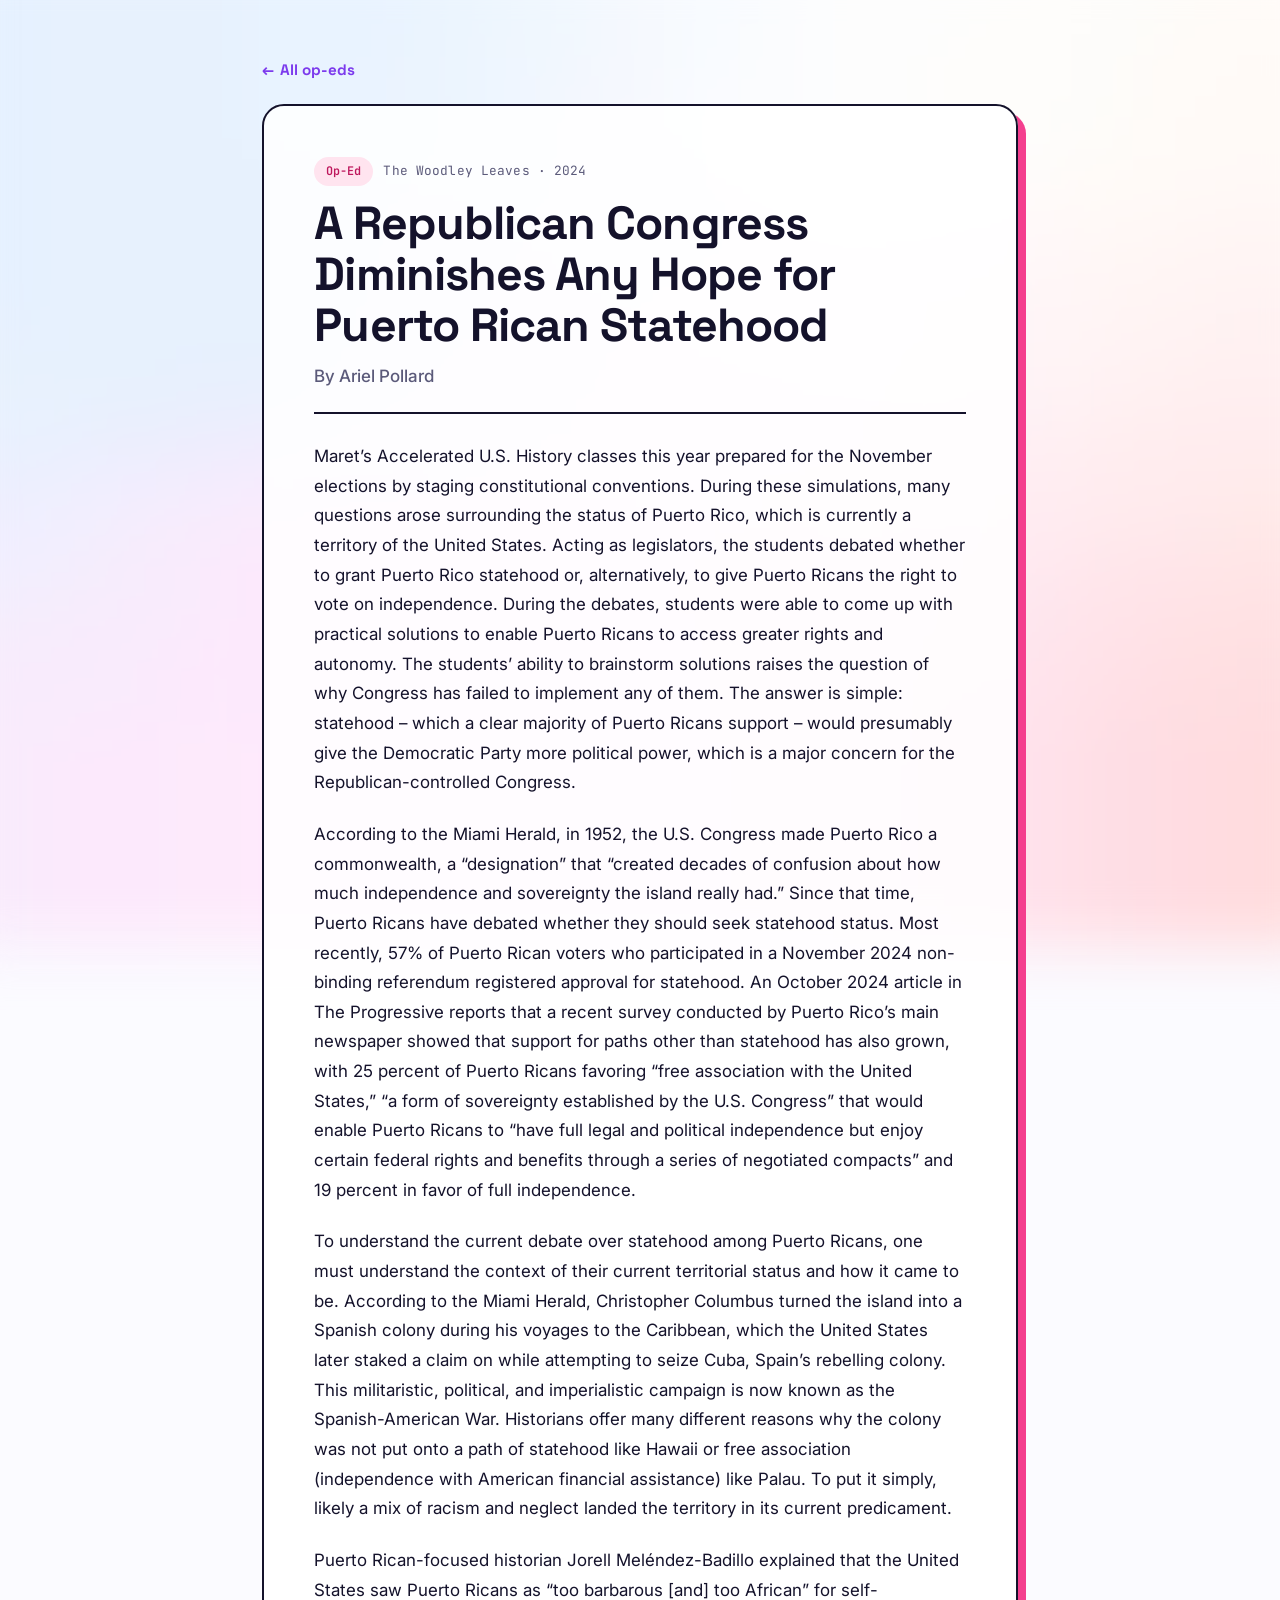
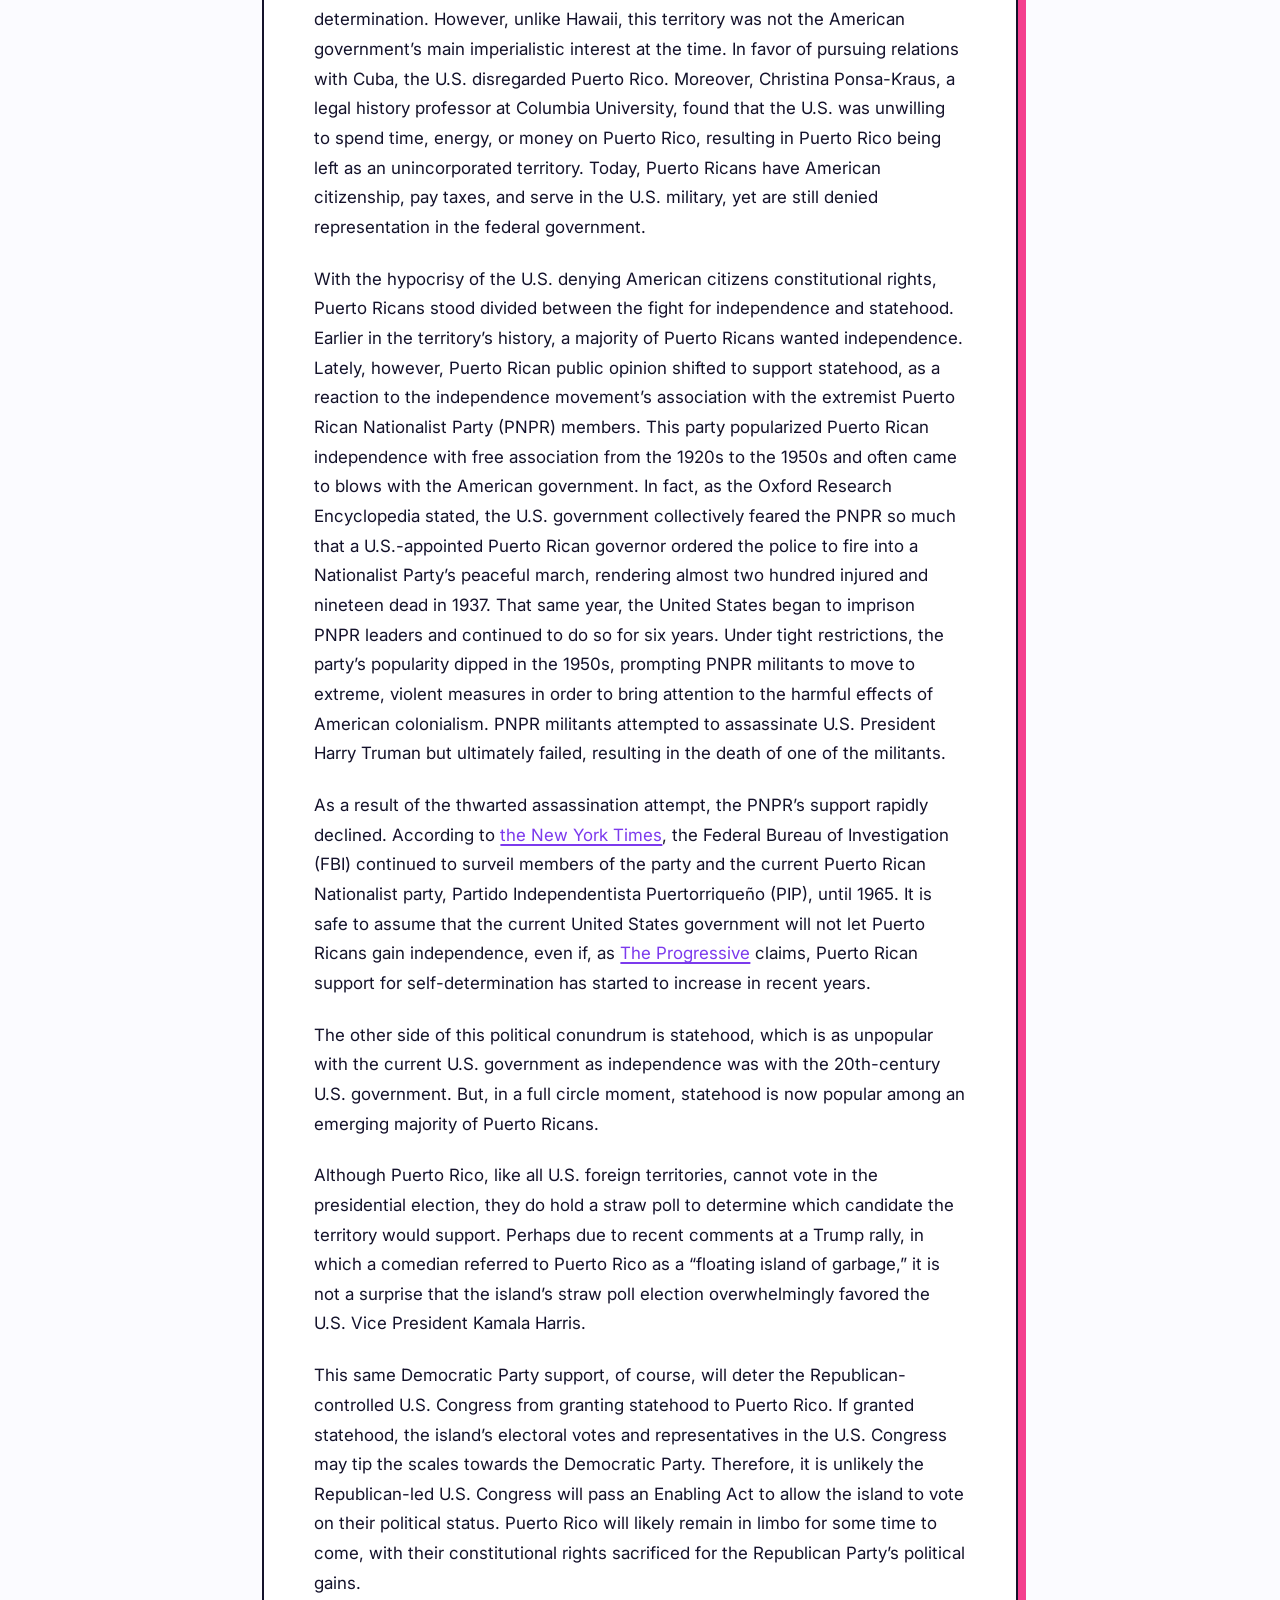
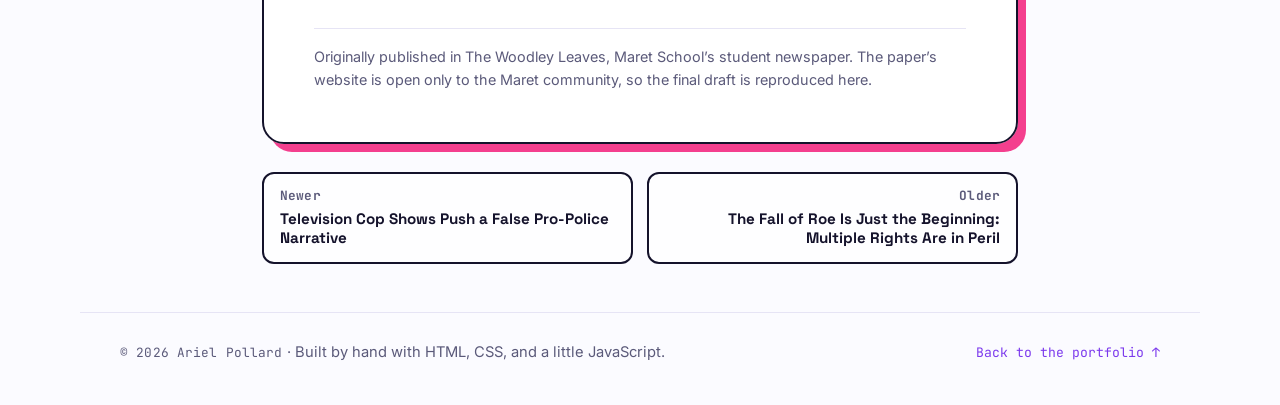
<file: writing/puerto-rican-statehood.html>
<!DOCTYPE html>
<html lang="en">
<head>
<meta charset="UTF-8" />
<meta name="viewport" content="width=device-width, initial-scale=1.0" />
<title>A Republican Congress Diminishes Any Hope for Puerto Rican Statehood — Ariel Pollard</title>
<meta name="description" content="“A Republican Congress Diminishes Any Hope for Puerto Rican Statehood”: an op-ed by Ariel Pollard for The Woodley Leaves, Maret School’s student newspaper, 2024." />
<meta property="og:title" content="A Republican Congress Diminishes Any Hope for Puerto Rican Statehood" />
<meta property="og:description" content="“A Republican Congress Diminishes Any Hope for Puerto Rican Statehood”: an op-ed by Ariel Pollard for The Woodley Leaves, Maret School’s student newspaper, 2024." />
<link rel="canonical" href="https://arielpollard.com/writing/puerto-rican-statehood.html" />
<meta property="og:type" content="article" />
<meta property="og:url" content="https://arielpollard.com/writing/puerto-rican-statehood.html" />
<link rel="icon" href="../favicon.svg" type="image/svg+xml" />
<link rel="preconnect" href="https://fonts.googleapis.com" />
<link rel="preconnect" href="https://fonts.gstatic.com" crossorigin />
<link rel="preload" as="style" href="https://fonts.googleapis.com/css2?family=Space+Grotesk:wght@500;700&family=Inter:wght@400;500;600&family=JetBrains+Mono:wght@400;600&display=swap" onload="this.onload=null;this.rel='stylesheet'" />
<noscript><link href="https://fonts.googleapis.com/css2?family=Space+Grotesk:wght@500;700&family=Inter:wght@400;500;600&family=JetBrains+Mono:wght@400;600&display=swap" rel="stylesheet" /></noscript>
<link rel="stylesheet" href="../styles.css?v=3" />
<link rel="stylesheet" href="writing.css" />
</head>
<body class="page--article">

<a href="#main-content" class="skip-link">Skip to main content</a>

<main id="main-content" class="article">
  <a class="article__back" href="index.html">All op-eds</a>

  <article class="article__sheet">
    <header class="article__header">
      <div class="card__meta"><span class="pill pill--pink">Op-Ed</span><span class="mono">The Woodley Leaves · 2024</span></div>
      <h1>A Republican Congress Diminishes Any Hope for Puerto Rican Statehood</h1>
      <p class="article__byline">By Ariel Pollard</p>
    </header>
    <div class="article__body">
    <p>Maret’s Accelerated U.S. History classes this year prepared for the November elections by staging constitutional conventions. During these simulations, many questions arose surrounding the status of Puerto Rico, which is currently a territory of the United States. Acting as legislators, the students debated whether to grant Puerto Rico statehood or, alternatively, to give Puerto Ricans the right to vote on independence. During the debates, students were able to come up with practical solutions to enable Puerto Ricans to access greater rights and autonomy. The students’ ability to brainstorm solutions raises the question of why Congress has failed to implement any of them. The answer is simple: statehood – which a clear majority of Puerto Ricans support – would presumably give the Democratic Party more political power, which is a major concern for the Republican-controlled Congress.</p>
    <p>According to the Miami Herald, in 1952, the U.S. Congress made Puerto Rico a commonwealth, a “designation” that “created decades of confusion about how much independence and sovereignty the island really had.” Since that time, Puerto Ricans have debated whether they should seek statehood status. Most recently, 57% of Puerto Rican voters who participated in a November 2024 non-binding referendum registered approval for statehood. An October 2024 article in The Progressive reports that a recent survey conducted by Puerto Rico’s main newspaper showed that support for paths other than statehood has also grown, with 25 percent of Puerto Ricans favoring “free association with the United States,” “a form of sovereignty established by the U.S. Congress” that would enable Puerto Ricans to “have full legal and political independence but enjoy certain federal rights and benefits through a series of negotiated compacts” and 19 percent in favor of full independence.</p>
    <p>To understand the current debate over statehood among Puerto Ricans, one must understand the context of their current territorial status and how it came to be. According to the Miami Herald, Christopher Columbus turned the island into a Spanish colony during his voyages to the Caribbean, which the United States later staked a claim on while attempting to seize Cuba, Spain’s rebelling colony. This militaristic, political, and imperialistic campaign is now known as the Spanish-American War. Historians offer many different reasons why the colony was not put onto a path of statehood like Hawaii or free association (independence with American financial assistance) like Palau. To put it simply, likely a mix of racism and neglect landed the territory in its current predicament.</p>
    <p>Puerto Rican-focused historian Jorell Meléndez-Badillo explained that the United States saw Puerto Ricans as “too barbarous [and] too African” for self-determination. However, unlike Hawaii, this territory was not the American government’s main imperialistic interest at the time. In favor of pursuing relations with Cuba, the U.S. disregarded Puerto Rico. Moreover, Christina Ponsa-Kraus, a legal history professor at Columbia University, found that the U.S. was unwilling to spend time, energy, or money on Puerto Rico, resulting in Puerto Rico being left as an unincorporated territory. Today, Puerto Ricans have American citizenship, pay taxes, and serve in the U.S. military, yet are still denied representation in the federal government.</p>
    <p>With the hypocrisy of the U.S. denying American citizens constitutional rights, Puerto Ricans stood divided between the fight for independence and statehood. Earlier in the territory’s history, a majority of Puerto Ricans wanted independence. Lately, however, Puerto Rican public opinion shifted to support statehood, as a reaction to the independence movement’s association with the extremist Puerto Rican Nationalist Party (PNPR) members. This party popularized Puerto Rican independence with free association from the 1920s to the 1950s and often came to blows with the American government. In fact, as the Oxford Research Encyclopedia stated, the U.S. government collectively feared the PNPR so much that a U.S.-appointed Puerto Rican governor ordered the police to fire into a Nationalist Party’s peaceful march, rendering almost two hundred injured and nineteen dead in 1937. That same year, the United States began to imprison PNPR leaders and continued to do so for six years. Under tight restrictions, the party’s popularity dipped in the 1950s, prompting PNPR militants to move to extreme, violent measures in order to bring attention to the harmful effects of American colonialism. PNPR militants attempted to assassinate U.S. President Harry Truman but ultimately failed, resulting in the death of one of the militants.</p>
    <p>As a result of the thwarted assassination attempt, the PNPR’s support rapidly declined. According to <a href="https://www.nytimes.com/2003/11/28/nyregion/new-light-on-old-fbi-fight-decades-of-surveillance-of-puerto-rican-groups.html" target="_blank" rel="noopener">the New York Times</a>, the Federal Bureau of Investigation (FBI) continued to surveil members of the party and the current Puerto Rican Nationalist party, Partido Independentista Puertorriqueño (PIP), until 1965. It is safe to assume that the current United States government will not let Puerto Ricans gain independence, even if, as <a href="https://progressive.org/latest/support-is-rising-for-puerto-rican-independence-medina-20241024/" target="_blank" rel="noopener">The Progressive</a> claims, Puerto Rican support for self-determination has started to increase in recent years.</p>
    <p>The other side of this political conundrum is statehood, which is as unpopular with the current U.S. government as independence was with the 20th-century U.S. government. But, in a full circle moment, statehood is now popular among an emerging majority of Puerto Ricans.</p>
    <p>Although Puerto Rico, like all U.S. foreign territories, cannot vote in the presidential election, they do hold a straw poll to determine which candidate the territory would support. Perhaps due to recent comments at a Trump rally, in which a comedian referred to Puerto Rico as a “floating island of garbage,” it is not a surprise that the island’s straw poll election overwhelmingly favored the U.S. Vice President Kamala Harris.</p>
    <p>This same Democratic Party support, of course, will deter the Republican-controlled U.S. Congress from granting statehood to Puerto Rico. If granted statehood, the island’s electoral votes and representatives in the U.S. Congress may tip the scales towards the Democratic Party. Therefore, it is unlikely the Republican-led U.S. Congress will pass an Enabling Act to allow the island to vote on their political status. Puerto Rico will likely remain in limbo for some time to come, with their constitutional rights sacrificed for the Republican Party’s political gains.</p>
    </div>
    <p class="article__note">Originally published in The Woodley Leaves, Maret School’s student newspaper. The paper’s website is open only to the Maret community, so the final draft is reproduced here.</p>
  </article>

  <nav class="article__nav" aria-label="More op-eds">
    <a class="article__nav-link article__nav-link--prev" href="cop-shows-pro-police-narrative.html"><span class="mono">Newer</span>Television Cop Shows Push a False Pro-Police Narrative</a>
    <a class="article__nav-link article__nav-link--next" href="fall-of-roe-is-just-the-beginning.html"><span class="mono">Older</span>The Fall of Roe Is Just the Beginning: Multiple Rights Are in Peril</a>
  </nav>
</main>

<footer class="footer">
  <p><span class="mono">© 2026 Ariel Pollard</span> · Built by hand with HTML, CSS, and a little JavaScript.</p>
  <a href="../index.html" class="footer__top">Back to the portfolio ↑</a>
</footer>

</body>
</html>
</file>
<file: styles.css>
/* ==========================================================================
   Portfolio — bright, bubbly, a little techy.
   Tokens live in :root. Motion only touches transform/opacity and is switched
   off under prefers-reduced-motion.
   ========================================================================== */

:root {
  /* Palette */
  --bg: #FBFBFF;
  --bg-tint: #F3F1FF;
  --card: #FFFFFF;
  --ink: #14122B;
  --muted: #5B5A7A;
  --line: #E6E4F5;

  --violet: #7C3AED;
  --blue: #2563EB;
  --cyan: #06B6D4;
  --pink: #F43F8E;
  --lime: #84CC16;
  --yellow: #FACC15;

  --violet-lt: #EFE7FF;
  --cyan-lt: #DDF8FB;
  --pink-lt: #FFE4EF;
  --lime-lt: #ECFCCB;
  --yellow-lt: #FEF6C7;

  --grad: linear-gradient(100deg, var(--pink), var(--violet) 55%, var(--cyan));

  /* Type */
  --font-head: "Space Grotesk", "Inter", system-ui, sans-serif;
  --font-body: "Inter", system-ui, -apple-system, sans-serif;
  --font-mono: "JetBrains Mono", ui-monospace, Menlo, monospace;

  --text-base: clamp(1rem, 0.95rem + 0.25vw, 1.0625rem);
  --text-h1: clamp(2.5rem, 1.6rem + 4.2vw, 4.75rem);
  --text-h2: clamp(1.9rem, 1.4rem + 2.2vw, 3rem);
  --text-h3: 1.2rem;

  /* Shape & space */
  --radius: 22px;
  --radius-sm: 12px;
  --gutter: clamp(16px, 4vw, 40px);
  --measure: 1120px;
  --space-section: clamp(4rem, 3rem + 4vw, 7rem);

  /* Motion */
  --dur-fast: 150ms;
  --dur: 320ms;
  --ease-out: cubic-bezier(0.16, 1, 0.3, 1);
}

/* ── Base ────────────────────────────────────────────────────────────────── */
*, *::before, *::after { box-sizing: border-box; }
/* overflow-x: clip stops the off-canvas menu widening the page without
   turning <html> into a scroll container; hidden is the fallback. */
html { scroll-behavior: smooth; -webkit-text-size-adjust: 100%; overflow-x: hidden; overflow-x: clip; }
body {
  margin: 0;
  font-family: var(--font-body);
  font-size: var(--text-base);
  line-height: 1.6;
  color: var(--ink);
  background-color: var(--bg);
  overflow-x: hidden; overflow-x: clip;
}
/* Soft pastel gradient photo behind the whole page. It sits on a fixed layer
   and is blurred so the small source image never shows compression blocks. */
body::before {
  content: ""; position: fixed; inset: -48px; z-index: -1; pointer-events: none;
  background: url("images/background.jpg") center / cover no-repeat;
  filter: blur(28px);
}

h1, h2, h3 { font-family: var(--font-head); line-height: 1.1; letter-spacing: -0.02em; margin: 0; }
h1 { font-size: var(--text-h1); font-weight: 700; }
h2 { font-size: var(--text-h2); font-weight: 700; }
h3 { font-size: var(--text-h3); font-weight: 700; }
p { margin: 0; }
ul, ol { margin: 0; padding: 0; list-style: none; }
a { color: inherit; }
img, svg { display: block; max-width: 100%; }

:focus-visible { outline: 3px solid var(--blue); outline-offset: 3px; border-radius: 6px; }

.skip-link {
  position: absolute; left: 12px; top: -60px; z-index: 100;
  padding: 10px 16px; background: var(--ink); color: #fff; border-radius: 10px;
  text-decoration: none; font-weight: 600;
}
.skip-link:focus { top: 12px; }

.mono { font-family: var(--font-mono); font-size: 0.8rem; color: var(--muted); letter-spacing: 0.01em; }
.grad {
  background: var(--grad); -webkit-background-clip: text; background-clip: text;
  color: transparent;
}
.eyebrow {
  font-family: var(--font-mono); font-size: 0.85rem; font-weight: 600;
  color: var(--violet); margin-bottom: 12px;
}
.eyebrow--light { color: var(--lime-lt); }

/* Headline underline that wiggles — a thick wavy gradient line. */
.underline-wiggle {
  background-image: url("data:image/svg+xml,%3Csvg xmlns='http://www.w3.org/2000/svg' viewBox='0 0 120 12' preserveAspectRatio='none'%3E%3Cpath d='M0 7 Q15 1 30 7 T60 7 T90 7 T120 7' fill='none' stroke='%23F43F8E' stroke-width='5' stroke-linecap='round'/%3E%3C/svg%3E");
  background-repeat: no-repeat; background-position: 0 100%; background-size: 100% 0.22em;
  padding-bottom: 0.08em;
}

/* ── Buttons, pills, chips ──────────────────────────────────────────────── */
.btn {
  display: inline-flex; align-items: center; gap: 8px;
  padding: 13px 22px; border-radius: 999px;
  font-family: var(--font-head); font-weight: 700; font-size: 0.98rem;
  text-decoration: none; border: 2px solid transparent;
  transition: transform var(--dur-fast) var(--ease-out), box-shadow var(--dur-fast) var(--ease-out);
}
.btn:hover { transform: translateY(-2px); }
.btn:active { transform: translateY(0); }
/* A light sweep crosses the button on hover. */
.btn { position: relative; overflow: hidden; }
.btn::after {
  content: ""; position: absolute; top: 0; bottom: 0; left: 0; width: 45%;
  background: linear-gradient(100deg, transparent, rgba(255,255,255,0.35), transparent);
  transform: translateX(-180%); transition: transform 520ms var(--ease-out);
  pointer-events: none;
}
.btn:hover::after { transform: translateX(320%); }
.btn--primary { background: var(--ink); color: #fff; box-shadow: 4px 4px 0 var(--pink); }
.btn--primary:hover { box-shadow: 6px 6px 0 var(--pink); }
.btn--ghost { background: var(--card); color: var(--ink); border-color: var(--ink); box-shadow: 4px 4px 0 var(--cyan); }
.btn--ghost:hover { box-shadow: 6px 6px 0 var(--cyan); }
.btn--light { background: #fff; color: var(--ink); box-shadow: 4px 4px 0 var(--lime); }
.btn--outline-light { border-color: rgba(255,255,255,0.7); color: #fff; }
.btn--outline-light:hover { background: rgba(255,255,255,0.12); }

.pill {
  display: inline-flex; align-items: center; gap: 6px;
  padding: 5px 12px; border-radius: 999px;
  font-family: var(--font-mono); font-size: 0.74rem; font-weight: 600;
  white-space: nowrap;
}
.pill--violet { background: var(--violet-lt); color: var(--violet); }
.pill--cyan   { background: var(--cyan-lt);   color: #0E7490; }
.pill--pink   { background: var(--pink-lt);   color: #BE185D; }
.pill--lime   { background: var(--lime-lt);   color: #3F6212; }

.chips { display: flex; flex-wrap: wrap; gap: 6px; margin-top: 14px; }
.chips li {
  font-family: var(--font-mono); font-size: 0.74rem;
  padding: 4px 10px; border-radius: 8px;
  background: var(--bg-tint); color: var(--muted); border: 1px solid var(--line);
  transition: transform var(--dur) var(--ease-out);
}
/* Chips hop one after another when their card is hovered. */
.card:hover .chips li { transform: translateY(-3px); }
.card:hover .chips li:nth-child(2) { transition-delay: 40ms; }
.card:hover .chips li:nth-child(3) { transition-delay: 80ms; }
.card:hover .chips li:nth-child(4) { transition-delay: 120ms; }

.link-arrow {
  font-family: var(--font-head); font-weight: 700; font-size: 0.95rem;
  text-decoration: none; color: var(--violet);
  display: inline-flex; align-items: center; gap: 4px;
}
.link-arrow::after { content: "→"; transition: transform var(--dur-fast) var(--ease-out); }
.link-arrow:hover::after { transform: translateX(4px); }

/* ── Placeholder images ────────────────────────────────────────────────── */
/* Swap any .ph for a real <img>; the modifier sets the aspect ratio. */
.ph {
  position: relative;
  display: grid; place-items: center;
  width: 100%;
  border: 2px dashed rgba(124, 58, 237, 0.45);
  border-radius: var(--radius-sm);
  background:
    linear-gradient(135deg, var(--violet-lt), var(--cyan-lt));
  color: var(--violet);
  overflow: hidden;
}
.ph::after {
  content: "image";
  position: absolute; bottom: 8px; right: 10px;
  font-family: var(--font-mono); font-size: 0.66rem; opacity: 0.7;
}
.ph__icon { width: 28%; max-width: 44px; aspect-ratio: 1; opacity: 0.8; }
.ph--16x9   { aspect-ratio: 16 / 9; }
.ph--wide   { aspect-ratio: 21 / 9; }
.ph--square { aspect-ratio: 1; }
.ph--portrait { aspect-ratio: 3 / 4; }
.ph--circle { aspect-ratio: 1; border-radius: 50%; }
.ph--circle::after { display: none; }

/* Real images in former placeholder slots. Pair with a ph--* shape class. */
.pic { display: block; width: 100%; height: auto; object-fit: cover; border-radius: var(--radius-sm); border: 2px solid var(--ink); background: #fff; }
.pic--logo { object-fit: contain; padding: 6px; }
/* Text badge: a square tile that names an organization in place of its seal. */
.badge {
  display: grid; place-items: center; aspect-ratio: 1; padding: 5px; box-sizing: border-box;
  border: 2px solid var(--ink); border-radius: var(--radius-sm); background: #fff; color: var(--ink);
  font-family: var(--font-head); font-weight: 700; font-size: 0.68rem; line-height: 1.15;
  text-align: center; letter-spacing: -0.01em; overflow-wrap: anywhere;
}
.pic--botball { object-position: 50% 58%; }
.pic--avatar { position: absolute; inset: 0; width: 100%; height: 100%; border: 0; border-radius: 50%; object-fit: cover; object-position: 50% 50%; }
/* Extra portraits script.js stacks over the headshot, one per direction she
   can look. One is shown while the cursor is chasing the portrait. */
.pic--look { opacity: 0; background: transparent; pointer-events: none; }
.pic--look.is-looking { opacity: 1; }
.card--project .pic, .card--photo .pic { border-radius: 0; border: 0; border-bottom: 2px solid var(--ink); }


/* ── Hero ────────────────────────────────────────────────────────────────── */
.hero { position: relative; overflow: hidden; padding: clamp(3rem, 2rem + 5vw, 7rem) var(--gutter) clamp(3rem, 2rem + 4vw, 6rem); }
/* The hero fades to the page colour at its foot and Experience fades back
   out, so the clipped blobs never end in a hard line. The squiggle rides the
   seam. */
.hero::after {
  content: ""; position: absolute; left: 0; right: 0; bottom: 0; height: 160px;
  background: linear-gradient(to bottom, rgba(251, 251, 255, 0), rgba(251, 251, 255, 0.94));
  pointer-events: none;
}
#experience { background: linear-gradient(to bottom, rgba(251, 251, 255, 0.94), rgba(251, 251, 255, 0) 220px); }
.squiggle {
  position: relative; z-index: 2; height: 24px; margin: -12px 0; pointer-events: none;
  background: url("data:image/svg+xml,%3Csvg xmlns='http://www.w3.org/2000/svg' viewBox='0 0 60 24' preserveAspectRatio='none'%3E%3Cpath d='M0 12 Q15 0 30 12 T60 12' fill='none' stroke='%23F43F8E' stroke-width='4' stroke-linecap='round'/%3E%3C/svg%3E") repeat-x center / 60px 24px;
}
.hero__inner {
  position: relative; z-index: 1;
  max-width: var(--measure); margin: 0 auto;
  display: grid; grid-template-columns: 1.15fr 0.85fr; gap: clamp(32px, 5vw, 72px); align-items: center;
}
.hero__copy > * { animation: rise var(--dur) var(--ease-out) both; }
.hero__copy > :nth-child(1) { animation-delay: 60ms; }
.hero__copy > :nth-child(2) { animation-delay: 140ms; }
.hero__copy > :nth-child(3) { animation-delay: 220ms; }
.hero__copy > :nth-child(4) { animation-delay: 300ms; }
.hero__copy > :nth-child(5) { animation-delay: 380ms; }
.hero__copy > :nth-child(6) { animation-delay: 460ms; }
.deck { font-size: 1.15rem; color: var(--muted); max-width: 52ch; margin-top: 20px; }
.hero__about { max-width: 56ch; margin-top: 14px; line-height: 1.6; }
.hero__cta { display: flex; flex-wrap: wrap; gap: 12px; margin-top: 28px; }
.hero__pills { display: flex; flex-wrap: wrap; gap: 8px; margin-top: 28px; }

.hero__visual { position: relative; display: grid; gap: 18px; justify-items: end; }
.avatar {
  position: relative; display: block;
  width: clamp(140px, 18vw, 200px); aspect-ratio: 1; border-radius: 50%;
  background: #fff;
  border: 3px solid #fff;
  box-shadow: 0 0 0 3px var(--violet), 8px 8px 0 var(--yellow);
  animation: float 4s ease-in-out infinite;
}

.terminal {
  width: 100%; border-radius: 18px; overflow: hidden;
  background: #1B1838; color: #E8E6FF;
  box-shadow: 10px 10px 0 var(--cyan);
  transform: rotate(-1.2deg);
  animation: rise 500ms var(--ease-out) 250ms both;
}
.terminal__bar { display: flex; align-items: center; gap: 7px; padding: 11px 14px; background: #252149; }
.terminal__bar span { width: 11px; height: 11px; border-radius: 50%; background: var(--pink); }
.terminal__bar span:nth-child(2) { background: var(--yellow); }
.terminal__bar span:nth-child(3) { background: var(--lime); }
.terminal__bar em { margin-left: auto; font-style: normal; font-family: var(--font-mono); font-size: 0.72rem; color: #9D98C8; }
.terminal__body { margin: 0; padding: 16px 18px 20px; font-family: var(--font-mono); font-size: 0.84rem; line-height: 1.75; white-space: pre-wrap; }
.t-prompt { color: var(--cyan); }
.t-out { color: #C9C5F2; }
.t-ok { color: var(--lime); }
.t-cursor { display: inline-block; width: 9px; height: 1.05em; vertical-align: text-bottom; background: var(--pink); animation: blink 1s steps(2) infinite; }
/* While script.js is typing, lines wait their turn. The newlines between them
   still take up space, so the card never changes height. */
#terminal-lines.is-typing .t-line:not(.is-shown) { display: none; }

/* Interactive shell (shell.js). The real <input> is visually hidden; what
   you type is mirrored into .t-typed in front of the blinking cursor. */
.terminal__body { max-height: 340px; overflow-y: auto; overscroll-behavior: contain; }
.terminal.is-live { cursor: text; }
.t-input {
  position: absolute; width: 1px; height: 1px; opacity: 0; overflow: hidden;
  border: 0; padding: 0; margin: 0; white-space: nowrap;
}
.t-typed { color: #fff; }
.terminal.is-live .t-typed:empty::before { content: "type help"; color: #6F6A9E; }
.terminal.is-live:focus-within .t-typed:empty::before { content: ""; }
.t-err { color: #FB7185; }
.t-dim { color: #9D98C8; }

/* The gradient on the hero name slides slowly. */
.hero h1 .grad { background-size: 200% 100%; animation: shimmer 7s linear infinite; }

/* A dashed ring orbits the portrait. */
.avatar { overflow: visible; }
.avatar::before {
  content: ""; position: absolute; inset: -16px; border-radius: 50%;
  border: 2px dashed var(--violet); opacity: 0.6;
  animation: spin 28s linear infinite;
}

/* Shooting stars (stars.js) streak across the top of the hero on a canvas
   behind the copy. Space makes them hop. */
.stars { position: absolute; inset: 0; width: 100%; height: 100%; pointer-events: none; }

/* Soft gradient blobs behind the hero. */
.blob { position: absolute; border-radius: 50%; filter: blur(60px); opacity: 0.55; pointer-events: none; animation: drift 14s ease-in-out infinite; }
.blob--pink { width: 420px; height: 420px; background: var(--pink); top: -140px; left: -120px; }
.blob--cyan { width: 380px; height: 380px; background: var(--cyan); right: -120px; top: 40px; animation-duration: 18s; animation-delay: -6s; }
.blob--lime { width: 300px; height: 300px; background: var(--lime); bottom: -160px; left: 40%; opacity: 0.4; animation-duration: 11s; animation-delay: -3s; }

/* ── Sections ────────────────────────────────────────────────────────────── */
.section { padding: var(--space-section) var(--gutter); }
.section > * { max-width: var(--measure); margin-left: auto; margin-right: auto; }
/* Tinted sections are a frosted band that feathers out at the top and
   bottom, so there is no hard line where it meets the photo background. */
.section--tint {
  background: linear-gradient(
    to bottom,
    rgba(255, 255, 255, 0) 0%,
    rgba(255, 255, 255, 0.62) 14%,
    rgba(255, 255, 255, 0.62) 86%,
    rgba(255, 255, 255, 0) 100%
  );
}
.section__head { margin-bottom: clamp(28px, 4vw, 48px); }
.section__deck { color: var(--muted); max-width: 60ch; margin-top: 12px; font-size: 1.05rem; }

/* ── Cards ───────────────────────────────────────────────────────────────── */
.card {
  position: relative; /* lets the peeking dog paint behind cards in DOM order */
  background: var(--card);
  border: 2px solid var(--ink);
  border-radius: var(--radius);
  box-shadow: 6px 6px 0 var(--violet);
  transition: transform var(--dur) var(--ease-out), box-shadow var(--dur) var(--ease-out);
}
.card:hover { transform: translate(-2px, -2px); box-shadow: 10px 10px 0 var(--violet); }
.card__content { padding: 20px 22px 24px; }
.card__meta { display: flex; flex-wrap: wrap; align-items: center; gap: 10px; margin-bottom: 10px; }
.card__org { color: var(--muted); font-weight: 500; margin: 4px 0 10px; }
.card h3 + p, .card p + p { margin-top: 8px; }
.card__links { display: flex; flex-wrap: wrap; gap: 10px 18px; margin-top: 16px; }
.bullets { display: grid; gap: 6px; margin-top: 10px; padding-left: 1.1em; list-style: "✦ "; color: var(--ink); }
.bullets li::marker { color: var(--pink); }

.grid { display: grid; gap: 22px; }
.grid--2 { grid-template-columns: repeat(2, 1fr); }
.grid--3 { grid-template-columns: repeat(3, 1fr); }

/* Experience: a timeline with a logo column and a gradient spine. */
.timeline { position: relative; display: grid; gap: 28px; }
.timeline::before {
  content: ""; position: absolute; left: 35px; top: 20px; bottom: 20px; width: 3px;
  background: var(--grad); border-radius: 3px; opacity: 0.6;
  transform: scaleY(0); transform-origin: top;
  transition: transform 1.4s var(--ease-out) 150ms;
}
/* The list itself never fades — it carries data-reveal only so the spine
   knows when to draw. Its items reveal on their own. */
.timeline[data-reveal] { opacity: 1; transform: none; transition: none; }
.timeline.is-visible::before { transform: scaleY(1); }
.timeline__item { position: relative; display: grid; grid-template-columns: 72px 1fr; gap: 22px; align-items: start; }
.timeline__logo { width: 72px; position: relative; z-index: 1; background: #fff; box-shadow: 4px 4px 0 var(--yellow); }
.timeline__body { padding: 22px 24px 26px; box-shadow: 6px 6px 0 var(--cyan); }
.timeline__body:hover { box-shadow: 10px 10px 0 var(--cyan); }

/* Projects: equal cards, each with its own accent color. */
.bento { display: grid; grid-template-columns: repeat(4, 1fr); gap: 22px; }
.card--project { overflow: hidden; display: flex; flex-direction: column; }
.card--project .ph { border-radius: 0; border: 0; border-bottom: 2px solid var(--ink); }
/* Project images get a taller slot so the photo dominates the card. */
.card--project .ph--16x9 { aspect-ratio: 1; }
.bento .card--project:nth-child(3n+1) { box-shadow: 6px 6px 0 var(--pink); }
.bento .card--project:nth-child(3n+1):hover { box-shadow: 10px 10px 0 var(--pink); }
.bento .card--project:nth-child(3n+2) { box-shadow: 6px 6px 0 var(--cyan); }
.bento .card--project:nth-child(3n+2):hover { box-shadow: 10px 10px 0 var(--cyan); }
.bento .card--project:nth-child(3n) { box-shadow: 6px 6px 0 var(--lime); }
.bento .card--project:nth-child(3n):hover { box-shadow: 10px 10px 0 var(--lime); }

/* Project cards: the first sentence shows; the rest sits behind "Learn more". */
.more { margin-top: 8px; }
.more summary {
  display: inline-flex; align-items: center; gap: 4px; list-style: none;
  cursor: pointer; font-weight: 600; font-size: 0.95rem; color: var(--violet);
}
.more summary::-webkit-details-marker { display: none; }
.more summary::after { content: "↓"; transition: transform var(--dur-fast) var(--ease-out); }
.more summary:hover { text-decoration: underline; }
.more summary:focus-visible { outline: 2px solid var(--pink); outline-offset: 3px; border-radius: 4px; }
.more[open] summary::after { transform: rotate(180deg); }
.more__close, .more[open] .more__open { display: none; }
.more[open] .more__close { display: inline; }
.more p { margin-top: 8px; }

/* Courses: badge on the left, text on the right. */
/* Every course card is as tall as the tallest one, across rows too. */
#courses .grid--3 { grid-auto-rows: 1fr; }
.card--cert { display: grid; grid-template-columns: 56px 1fr; gap: 14px; padding: 16px; box-shadow: 6px 6px 0 var(--yellow); }
.card--cert h3 { font-size: 1.05rem; }
.card--cert .card__org { margin: 2px 0 6px; font-size: 0.92rem; }
.card--cert:hover { box-shadow: 10px 10px 0 var(--yellow); }
.card--cert .pill { margin-bottom: 8px; }
.card--cert .card__meta { margin-bottom: 0; }
.card--cert .card__meta .pill { margin-bottom: 8px; }
.card--cert p:last-of-type { color: var(--muted); font-size: 0.95rem; }
.cert__badge { width: 56px; border-radius: 14px; }
.badge.cert__badge { font-size: 0.6rem; padding: 4px; }

/* Publications: full-width text cards; op-eds sit in a compact list. */
.pubs { display: grid; gap: 22px; }
.card--pub { padding: 22px 24px; box-shadow: 6px 6px 0 var(--pink); }
.card--pub:hover { box-shadow: 10px 10px 0 var(--pink); }
.card--pub .card__content { padding: 0; }
.card--pub .link-arrow { margin-top: 12px; }
.pub-list { list-style: none; padding: 0; margin: 14px 0 0; display: grid; }
.pub-list li {
  display: grid; grid-template-columns: 4ch 1fr; gap: 14px; align-items: baseline;
  padding: 9px 0; border-top: 1px solid var(--line);
}
.pub-list li:first-child { border-top: 0; padding-top: 0; }
.pub-list .mono { color: var(--muted); }
.pub-list__title { font-weight: 500; }
/* Titles link to the full text under /writing. */
a.pub-list__title {
  color: inherit; text-decoration: underline dotted var(--violet);
  text-decoration-thickness: 1.5px; text-underline-offset: 4px;
  transition: color var(--dur-fast);
}
a.pub-list__title:hover, a.pub-list__title:focus-visible { color: var(--violet); text-decoration-style: solid; }

/* Leadership: photo-topped cards. */
.card--photo { overflow: hidden; box-shadow: 6px 6px 0 var(--cyan); }
.card--photo:hover { box-shadow: 10px 10px 0 var(--cyan); }
.card--photo .ph { border-radius: 0; border: 0; border-bottom: 2px solid var(--ink); }

/* Volunteer: logo beside text. */
.card--volunteer { display: grid; grid-template-columns: 88px 1fr; gap: 18px; padding: 20px; box-shadow: 6px 6px 0 var(--lime); }
.card--volunteer:hover { box-shadow: 10px 10px 0 var(--lime); }
.card--volunteer .card__content { padding: 0; }
.card--volunteer .ph { border-radius: 18px; }

/* Fun facts: chunky colored bubbles. */
/* Three to a row; a short last row sits centered instead of hugging the left. */
.facts { --facts-gap: 18px; display: flex; flex-wrap: wrap; justify-content: center; gap: var(--facts-gap); }
.fact {
  flex: 0 1 calc((100% - 2 * var(--facts-gap)) / 3);
  display: grid; gap: 10px; padding: 22px 20px;
  border-radius: 28px; border: 2px solid var(--ink);
  font-weight: 500;
  transition: transform var(--dur) var(--ease-out);
}
.fact:hover { transform: translateY(-4px) rotate(-1deg); }
.fact:nth-child(even):hover { transform: translateY(-4px) rotate(1deg); }
/* Each fact leads with a small picture: an emoji, or a photo if one is chosen. */
.fact__pic { height: 88px; width: auto; max-width: 140px; object-fit: contain; border: 0; border-radius: 0; background: transparent; animation: bob 4.5s ease-in-out infinite; }
.fact .ph.fact__pic { width: 72px; height: 72px; border: 2px dashed rgba(124, 58, 237, 0.45); border-radius: var(--radius-sm); background: linear-gradient(135deg, var(--violet-lt), var(--cyan-lt)); }
.fact .ph.fact__pic::after { display: none; }
.fact__emoji { display: grid; place-items: center; height: 88px; font-size: 3.4rem; line-height: 1; }
.fact:nth-child(2n) .fact__pic { animation-delay: -1.2s; }
.fact:nth-child(3n) .fact__pic { animation-delay: -2.4s; }
.fact:nth-child(4n) .fact__pic { animation-delay: -3.3s; }
.fact:hover .fact__pic { animation: wiggle 600ms var(--ease-out); }
.fact--pink   { background: var(--pink-lt);   box-shadow: 5px 5px 0 var(--pink); }
.fact--cyan   { background: var(--cyan-lt);   box-shadow: 5px 5px 0 var(--cyan); }
.fact--lime   { background: var(--lime-lt);   box-shadow: 5px 5px 0 var(--lime); }
.fact--yellow { background: var(--yellow-lt); box-shadow: 5px 5px 0 var(--yellow); }
.fact--violet { background: var(--violet-lt); box-shadow: 5px 5px 0 var(--violet); }

/* ── Contact & footer ────────────────────────────────────────────────────── */
.contact { padding-top: 0; }
.contact__card {
  position: relative; overflow: hidden;
  padding: clamp(36px, 5vw, 64px);
  border-radius: 32px; color: #fff;
  background: linear-gradient(120deg, #1B1838, #3B1C8A 55%, #0E7490);
  box-shadow: 10px 10px 0 var(--pink);
  text-align: center;
}
.contact__card p { margin: 14px auto 0; max-width: 50ch; color: #D9D5FF; }
.contact__links { display: flex; flex-wrap: wrap; justify-content: center; gap: 12px; margin-top: 28px; }

.footer {
  max-width: var(--measure); margin: 0 auto; padding: 28px var(--gutter) 40px;
  display: flex; flex-wrap: wrap; justify-content: space-between; align-items: center; gap: 12px;
  color: var(--muted); font-size: 0.92rem; border-top: 1px solid var(--line);
}
.footer__top { font-family: var(--font-mono); font-size: 0.82rem; text-decoration: none; color: var(--violet); }

/* ── Intro splash ───────────────────────────────────────────────────────── */
/* Shown by CSS from the first paint so the page never flashes before it;
   splash.js (deferred) removes it at once when it should not play, and a
   <noscript> rule hides it when JavaScript is off. The inline script in the
   head adds .no-splash to <html> when the intro should not play at all. */
.splash {
  position: fixed; inset: 0; z-index: 200;
  display: grid; place-items: center;
  background-color: var(--bg);
  background-image: radial-gradient(circle, rgba(124, 58, 237, 0.14) 1px, transparent 1.4px);
  background-size: 22px 22px;
  transition: opacity 250ms var(--ease-out);
  cursor: pointer;
}
.splash.is-done { opacity: 0; pointer-events: none; }
.no-splash .splash { display: none; }

.splash__stage { display: grid; justify-items: center; gap: 22px; --blk: clamp(36px, 7vw, 54px); }
.splash__grid {
  display: grid;
  grid-template-columns: repeat(5, var(--blk));
  grid-auto-rows: var(--blk);
  gap: 8px;
}
.splash__ground {
  width: calc(var(--blk) * 5 + 8px * 4 + 48px); height: 10px; border-radius: 999px;
  background: var(--grad); opacity: 0.7;
  transform: scaleX(0); transition: transform 600ms var(--ease-out) 200ms;
}
.splash.is-building .splash__ground { transform: scaleX(1); }
.splash.is-breaking .splash__ground { transform: scaleX(0); transition-delay: 150ms; }
.splash__caption {
  font-family: var(--font-mono); font-size: 0.9rem; font-weight: 600; color: var(--violet);
  opacity: 0; transition: opacity 400ms var(--ease-out) 900ms;
}
.splash.is-building .splash__caption { opacity: 1; }
.splash.is-breaking .splash__caption { opacity: 0; transition-delay: 0s; }

.splash__skip {
  position: absolute; top: 18px; right: 18px;
  padding: 8px 14px; border-radius: 999px; border: 2px solid var(--ink);
  background: var(--card); color: var(--ink); cursor: pointer;
  font-family: var(--font-mono); font-size: 0.8rem; font-weight: 600;
  box-shadow: 3px 3px 0 var(--ink);
}

/* Blocks drop in one by one, then each flies off along its own vector. */
.blk {
  width: var(--blk); height: var(--blk); border-radius: 11px;
  border: 2px solid var(--ink); box-shadow: 4px 4px 0 var(--ink);
  opacity: 0; transform: translateY(-70px) scale(0.4);
}
.blk--pink   { background: var(--pink); }
.blk--violet { background: var(--violet); }
.blk--cyan   { background: var(--cyan); }
.blk--lime   { background: var(--lime); }
.blk--yellow { background: var(--yellow); }
.splash.is-building .blk { animation: blk-in 420ms var(--ease-out) var(--in-delay) both; }
.splash.is-breaking .blk { animation: blk-out 600ms cubic-bezier(0.5, 0, 1, 0.5) var(--out-delay) both; }

/* The page holds still behind the splash: no scrolling, and the hero's
   load-in waits so it isn't missed. */
body.has-splash { overflow: hidden; }
body.has-splash .hero__copy > *, body.has-splash .terminal { animation-play-state: paused; }

/* ── Reveal & keyframes ─────────────────────────────────────────────────── */
[data-reveal] { opacity: 0; transform: translateY(22px) scale(0.975); transition: opacity var(--dur) var(--ease-out), transform 520ms var(--ease-out); }
[data-reveal].is-visible { opacity: 1; transform: none; }
/* Keep the card hover lift even though reveal also sets transform. */
.card[data-reveal].is-visible:hover { transform: translate(-2px, -2px); }
.fact[data-reveal].is-visible:hover { transform: translateY(-4px) rotate(-1deg); }
.fact[data-reveal].is-visible:nth-child(even):hover { transform: translateY(-4px) rotate(1deg); }

@keyframes rise { from { opacity: 0; transform: translateY(16px); } to { opacity: 1; transform: none; } }
/* Idle bob uses the standalone translate/rotate properties so the transform
   stays free for the cursor-dodge offset script.js applies. */
@keyframes float {
  0%, 100% { translate: 0 0; rotate: -2deg; }
  50%      { translate: 0 -14px; rotate: 2deg; }
}
@keyframes blink { to { opacity: 0; } }
@keyframes shimmer { from { background-position: 0% 50%; } to { background-position: 200% 50%; } }
@keyframes spin { to { transform: rotate(360deg); } }
@keyframes drift {
  0%, 100% { transform: translate(0, 0) scale(1); }
  33%      { transform: translate(40px, -30px) scale(1.08); }
  66%      { transform: translate(-25px, 25px) scale(0.95); }
}
@keyframes bob { 0%, 100% { transform: translateY(0); } 50% { transform: translateY(-5px); } }
@keyframes blk-in {
  from { opacity: 0; transform: translateY(-70px) scale(0.4); }
  70%  { opacity: 1; transform: translateY(4px) scale(1.04); }
  to   { opacity: 1; transform: none; }
}
@keyframes blk-out {
  from { opacity: 1; transform: none; }
  to   { opacity: 0; transform: translate(var(--dx), var(--dy)) rotate(var(--rot)) scale(0.5); }
}
@keyframes wiggle {
  0%, 100% { transform: rotate(0); }
  25%      { transform: rotate(-14deg) scale(1.15); }
  60%      { transform: rotate(10deg) scale(1.1); }
}

/* ── Responsive ─────────────────────────────────────────────────────────── */
@media (max-width: 1024px) {
  .bento { grid-template-columns: repeat(2, 1fr); }
  .grid--3 { grid-template-columns: repeat(2, 1fr); }
}

@media (max-width: 820px) {
  .hero__inner { grid-template-columns: 1fr; }
  .hero__visual { justify-items: start; }
  .terminal { transform: none; }
}

@media (max-width: 640px) {
  .bento, .grid--2, .grid--3 { grid-template-columns: 1fr; }
  .fact { flex-basis: 100%; }
  .timeline::before { display: none; }
  .timeline__item { grid-template-columns: 1fr; gap: 12px; }
  .timeline__logo { width: 56px; }
  .card--volunteer { grid-template-columns: 64px 1fr; }
  .card--cert { grid-template-columns: 52px 1fr; }
  .cert__badge { width: 52px; }
  .blob { filter: blur(40px); }
}

@media (prefers-reduced-motion: reduce) {
  html { scroll-behavior: auto; }
  *, *::before, *::after { animation: none !important; transition: none !important; }
  [data-reveal] { opacity: 1; transform: none; }
  .terminal { transform: none; }
}

/* ── Click sparks ─────────────────────────────────────────────────────────── */
/* Short-lived particles script.js throws from any clicked button. */
.spark {
  position: fixed; z-index: 100; pointer-events: none;
  border-radius: 3px; border: 2px solid var(--ink);
  box-shadow: 0 0 0 2px #fff;
  transform: translate(-50%, -50%);
  animation: spark-fly 900ms cubic-bezier(0.15, 0.85, 0.3, 1) forwards;
}
.spark:nth-child(odd) { border-radius: 50%; }
@keyframes spark-fly {
  0%   { opacity: 1; transform: translate(-50%, -50%) scale(0.4) rotate(0deg); }
  15%  { transform: translate(calc(-50% + var(--dx) * 0.35), calc(-50% + var(--dy) * 0.35)) scale(1.3) rotate(calc(var(--spin) * 0.3)); }
  70%  { opacity: 1; }
  100% { opacity: 0; transform: translate(calc(-50% + var(--dx)), calc(-50% + var(--dy) + 24px)) scale(0.7) rotate(var(--spin)); }
}

/* ── Peeking dog (peek.js) ──────────────────────────────────────────────── */
/* A clipped window pressed against one edge of a card; the dog slides up
   inside it, so the card appears to hide the rest of the dog. peek.js rotates
   the window to match the edge (sideways for left/right, upside down for the
   bottom) and inserts it first inside the card's container, so neighbouring
   cards (all positioned, z-index auto) paint over it. */
.bento, .grid, .pubs { position: relative; }
.peek {
  position: absolute;
  width: 112px; height: 86px;
  overflow: hidden; pointer-events: none;
  transform-origin: 50% 50%;
}
.peek__dog {
  display: block;
  translate: 0 100%;
  transform-origin: 50% 100%;
  pointer-events: auto; cursor: pointer; touch-action: manipulation;
}
/* The tail pokes up beside the head and swings from its base. Press the dog
   (peek.js adds --wag) and it wags. */
.peek__tail { transform-origin: 82px 68px; }
.peek__dog--wag .peek__tail { animation: peek-wag 160ms ease-in-out infinite alternate; }
@keyframes peek-wag { from { transform: rotate(-28deg); } to { transform: rotate(22deg); } }
.peek__dog--up {
  animation:
    peek-up 450ms cubic-bezier(0.34, 1.56, 0.64, 1) forwards,
    peek-wobble 900ms ease-in-out 450ms infinite alternate;
}
.peek__dog--down { animation: peek-down 320ms ease-in forwards; }
@keyframes peek-up { from { translate: 0 100%; } to { translate: 0 4%; } }
@keyframes peek-down { from { translate: 0 4%; } to { translate: 0 100%; } }
@keyframes peek-wobble { from { rotate: -5deg; } to { rotate: 5deg; } }
</file>
<file: writing/writing.css>
/* Op-ed pages under /writing. Shares tokens and the blurred photo background
   with styles.css; this file only adds the reading layout. */

.article {
  max-width: 76ch;
  margin: 0 auto;
  padding: clamp(2rem, 1.5rem + 2.5vw, 4rem) var(--gutter) 3rem;
}

.article__back {
  display: inline-flex; align-items: center; gap: 6px;
  margin-bottom: 22px;
  font-family: var(--font-head); font-weight: 700; font-size: 0.95rem;
  color: var(--violet); text-decoration: none;
}
.article__back::before { content: "←"; transition: transform var(--dur-fast) var(--ease-out); }
.article__back:hover::before { transform: translateX(-4px); }

/* The paper itself: a frosted sheet with the same hard shadow as the cards. */
.article__sheet {
  background: rgba(255, 255, 255, 0.86);
  border: 2px solid var(--ink);
  border-radius: var(--radius);
  box-shadow: 8px 8px 0 var(--pink);
  padding: clamp(24px, 3vw + 12px, 52px);
}

.article__header { padding-bottom: 22px; margin-bottom: 28px; border-bottom: 2px solid var(--ink); }
.article h1 {
  font-size: clamp(1.75rem, 1.2rem + 2.4vw, 2.9rem);
  margin-top: 12px;
  text-wrap: balance;
}
.article__byline { color: var(--muted); font-weight: 500; margin: 12px 0 0; }

.article__body { font-size: 1.06rem; line-height: 1.75; }
.article__body p { margin: 0 0 1.3em; }
.article__body p:last-child { margin-bottom: 0; }
.article__body a {
  color: var(--violet);
  text-decoration: underline;
  text-decoration-thickness: 1.5px;
  text-underline-offset: 3px;
}
.article__body a:hover { color: #BE185D; }

.article__note {
  margin: 30px 0 0; padding-top: 16px;
  border-top: 1px solid var(--line);
  color: var(--muted); font-size: 0.9rem;
}

/* Newer / older links beneath the sheet. */
.article__nav {
  display: grid; grid-template-columns: 1fr 1fr; gap: 14px;
  margin-top: 28px;
}
.article__nav-link {
  display: grid; gap: 4px;
  padding: 14px 16px;
  background: rgba(255, 255, 255, 0.72);
  border: 2px solid var(--ink); border-radius: var(--radius-sm);
  color: var(--ink); text-decoration: none;
  font-family: var(--font-head); font-weight: 700; font-size: 0.95rem; line-height: 1.3;
  transition: transform var(--dur) var(--ease-out), box-shadow var(--dur) var(--ease-out);
}
.article__nav-link:hover { transform: translate(-2px, -2px); box-shadow: 6px 6px 0 var(--violet); }
.article__nav-link--next { text-align: right; grid-column: 2; }
.article__nav-link--prev { grid-column: 1; }

/* Listing page: same compact rows as the home-page card, but linked. */
.pub-list--index { margin-top: 0; }
.pub-list--index li { padding: 12px 0; }
.pub-list--index .pub-list__title { font-size: 1.05rem; }

@media (max-width: 640px) {
  .article__nav { grid-template-columns: 1fr; }
  .article__nav-link--next { grid-column: 1; text-align: left; }
}
</file>
